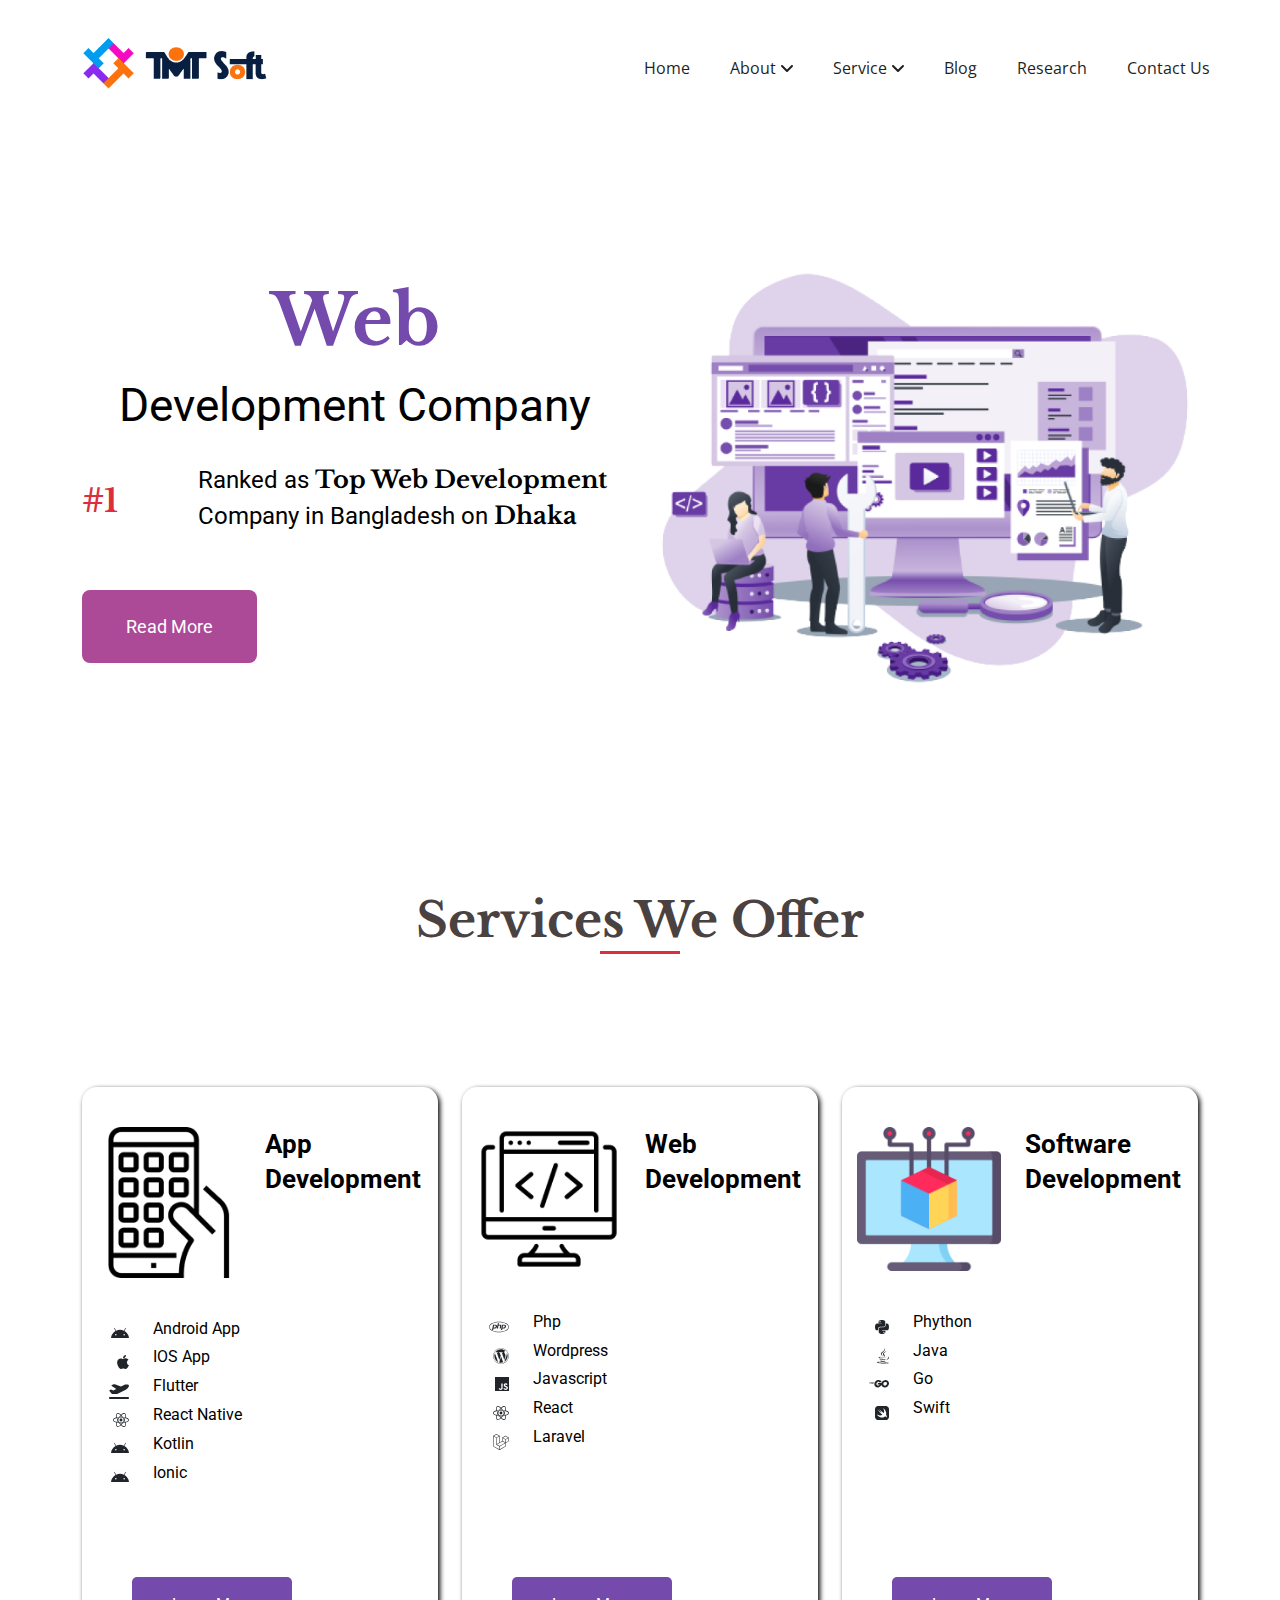
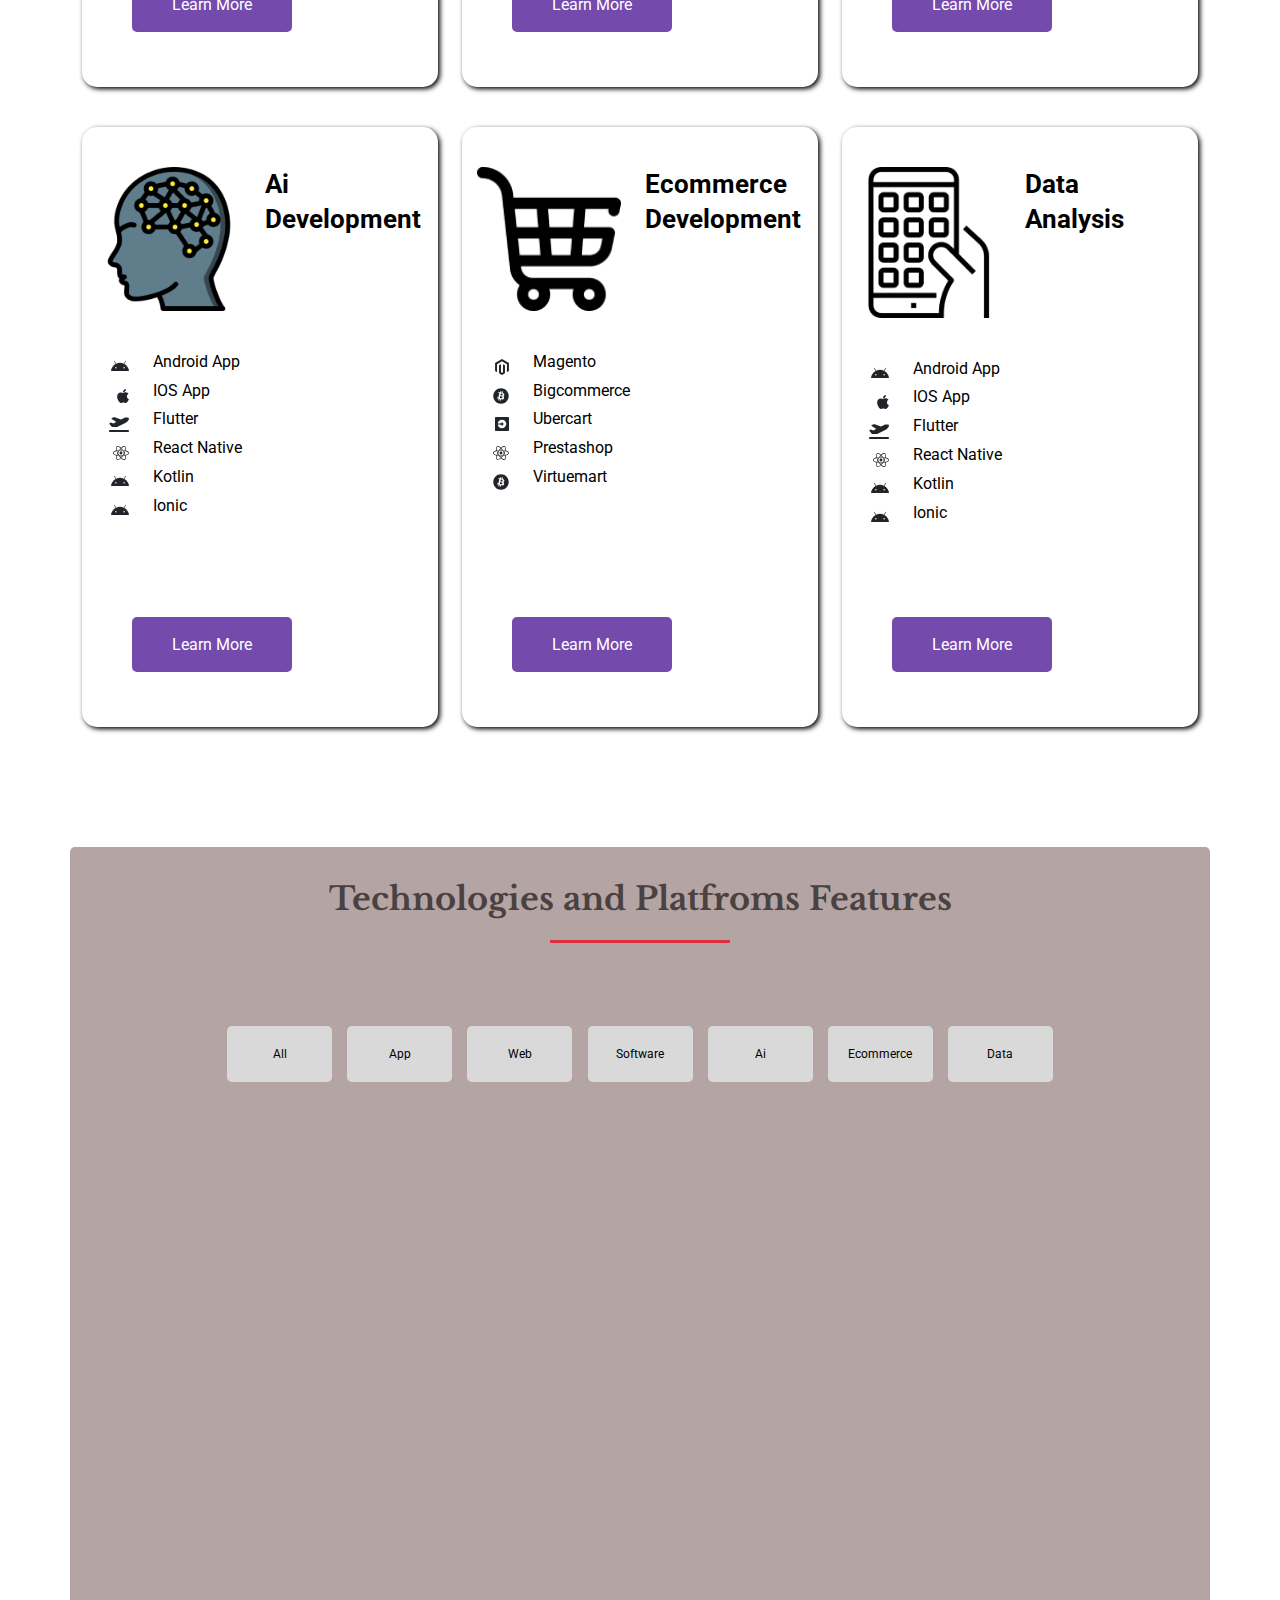
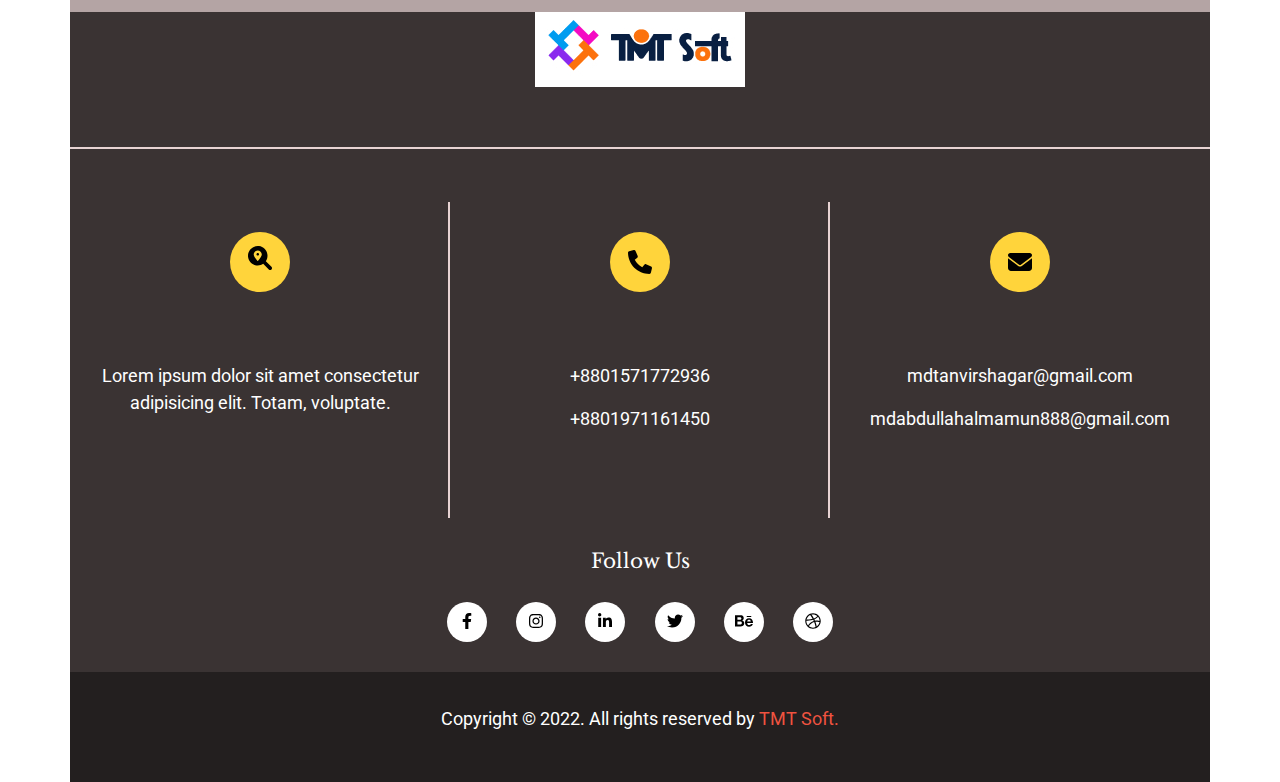
<file: index.html>
<!DOCTYPE html>
<html lang="en">

<head>
    <meta charset="UTF-8">
    <meta http-equiv="X-UA-Compatible" content="IE=edge">
    <meta name="viewport" content="width=device-width, initial-scale=1.0">
    <title>TMT Soft</title>
    <link rel="shortcut icon" href="images/favicon.png" type="image/x-icon">
    <link
        href="https://fonts.googleapis.com/css2?family=Libre+Baskerville:wght@400;700&family=Open+Sans:wght@300;400;500;600;700;800&family=Roboto:wght@100;300;400;500;700;900&display=swap"
        rel="stylesheet">
    <link rel="stylesheet" href="css/all.min.css">
    <link rel="stylesheet" href="css/bootstrap.min.css">
    <link rel="stylesheet" href="css/slick.css">
    <link rel="stylesheet" href="css/style.css">
    <link rel="stylesheet" href="css/media.css">
</head>

<body>
    <!--=====================================================
        |   |   |   |   NAVBAR PART START| |   |   |   |
    =========================================================-->
    <nav class="navbar navbar-expand-lg mobile-menu">
        <div class="container nav-content">
            <a class="navbar-brand" href="index.html">
                <img src="images/logo.png" alt="logo">
            </a>
            <button class="navbar-toggler d-none" type="button" data-bs-toggle="collapse"
                data-bs-target="#navbarSupportedContent" aria-controls="navbarSupportedContent" aria-expanded="false"
                aria-label="Toggle navigation">
                <span class="navbar-toggler-icon"></span>
            </button>
            <div class="collapse navbar-collapse d-none d-lg-block" id="navbarSupportedContent">
                <ul class="navbar-nav ms-auto mb-2 mb-lg-0">
                    <li class="nav-item">
                        <a class="nav-link" href="#">Home</a>
                    </li>
                    <li class="nav-item">
                        <a class="nav-link" href="about.html">about<i class="fa-solid fa-angle-down"></i></a>
                        <!-- mega menu start -->
                        <div class="row mega-menu">
                            <div class="col-lg-4 mega-coloum">
                                <div class="about-company">
                                    <h3 class="text-center">about company</h3>
                                    <ul>
                                        <li>
                                            <a href="client.html">client</a>
                                        </li>
                                        <li>
                                            <a href="leadership.html">leadership</a>
                                        </li>
                                    </ul>
                                </div>
                            </div>
                            <div class="col-lg-4 mega-coloum">
                                <div class="about-company">
                                    <h3 class="text-center">approach</h3>
                                    <ul>
                                        <li>
                                            <a href="#">privacy policy</a>
                                        </li>
                                        <li>
                                            <a href="#">terms of ose</a>
                                        </li>
                                    </ul>
                                </div>
                            </div>
                            <div class="col-lg-4 mega-coloum">
                                <div class="about-company">
                                    <h3 class="text-center">join us</h3>
                                    <ul>
                                        <li>
                                            <a href="team.html">join our team</a>
                                        </li>
                                        <li>
                                            <a href="#">intern</a>
                                        </li>
                                    </ul>
                                </div>
                            </div>
                        </div>
                        <!-- mega menu end -->
                    </li>
                    <li class="nav-item">
                        <a class="nav-link" href="#">service<i class="fa-solid fa-angle-down"></i></a>
                        <!-- drop down menu start -->
                        <ul class="drop-down">
                            <li>
                                <a href="app-development.html">app development</a>
                            </li>
                            <li>
                                <a href="#">artificial intelligence</a>
                            </li>
                            <li>
                                <a href="data-analysis.html">data analysis</a>
                            </li>
                            <li>
                                <a href="web-development.html">web development</a>
                            </li>
                            <li>
                                <a href="ecommerce.html">ecommerce</a>
                            </li>
                            <li>
                                <a href="iot.html">IOT embedded</a>
                            </li>
                        </ul>
                        <!-- drop down menu end -->
                    </li>
                    <li class="nav-item">
                        <a class="nav-link" href="#">blog</a>
                    </li>
                    <li class="nav-item">
                        <a class="nav-link" href="#">research</a>
                    </li>
                    <li class="nav-item">
                        <a class="nav-link" href="#">contact us</a>
                    </li>
                </ul>
            </div>
             <!-- custom menu bar start -->
      <div class="bars d-flex align-items-center justify-content-center d-block d-lg-none">
        <div class="bar-line line-one"></div>
        <div class="bar-line line-two"></div>
        <div class="bar-line line-three"></div>
      </div>
      <!-- custom menu bar end -->
      <!-- mobile accordion menu end -->
      <div id="mobile-menu" class="d-block d-lg-none">
        <div class="accordion" id="port-accordion">
            <div class="accordion-item">
                <h2 class="accordion-header">
                    <a href="#" class="accor-button collapsed">
                              Home
                          </a>
                  </h2>
            </div>
            <div class="accordion-item">
              <h2 class="accordion-header" id="accordion-header-one">
                <a href="about.html" class="accordion-button collapsed" type="button" data-bs-toggle="collapse" data-bs-target="#collapse-one" aria-expanded="false" aria-controls="collapse-one">
                         about
                      </a>
              </h2>
              <div id="collapse-one" class="accordion-collapse collapse" aria-labelledby="accordion-header-one" data-bs-parent="#port-accordion">
                <div class="accordion-body" data-hotspot="1">
                  <div class="accordion" id="country-accordion-one">
                    <div class="accordion-item" id="accordion-item-canada">
                      <h2 class="accordion-header" id="accordion-header-canada">
                        <a href="#" class="accordion-button collapsed" type="button" data-bs-toggle="collapse" data-bs-target="#collapse-canada" aria-expanded="false" aria-controls="collapse-canada">about company</a>
                      </h2>
                      <div id="collapse-canada" class="accordion-collapse collapse" aria-labelledby="accordion-header-canada" data-bs-parent="#country-accordion-one" >
                        <div class="accordion-body">
                          <p><a href="client.html">clients</a></p>
                        </div>
                        <div class="accordion-body">
                          <p><a href="leadership.html">leadership</a></p>
                        </div>
                      </div>
                    </div>
                    <div class="accordion-item" id="accordion-item-mexico">
                      <h2 class="accordion-header" id="accordion-header-mexico">
                        <a href="#" class="accordion-button collapsed" type="button" data-bs-toggle="collapse" data-bs-target="#collapse-mexico" aria-expanded="false" aria-controls="collapse-mexico">approach</a>
                      </h2>
                      <div id="collapse-mexico" class="accordion-collapse collapse" aria-labelledby="accordion-header-mexico" data-bs-parent="#country-accordion-one" >
                        <div class="accordion-body">
                          <p><a href="#">privacy policy</a></p>
                        </div>
                        <div class="accordion-body">
                          <p><a href="#">term of use</a></p>
                        </div>
                      </div>
                    </div>
                    <div class="accordion-item" id="accordion-item-united-states-of-america">
                      <h2 class="accordion-header" id="accordion-header-united-states-of-america">
                        <a href="#" class="accordion-button collapsed" type="button" data-bs-toggle="collapse" data-bs-target="#collapse-united-states-of-america" aria-expanded="false" aria-controls="collapse-united-states-of-america">Others Solution</a>
                      </h2>
                      <div id="collapse-united-states-of-america" class="accordion-collapse collapse" aria-labelledby="accordion-header-united-states-of-america" data-bs-parent="#country-accordion-one">
                        <div class="accordion-body">
                          <p><a href="team.html">join our team</a></p>
                        </div>
                        <div class="accordion-body">
                          <p><a href="#">intern</a></p>
                        </div>
                      </div>
                    </div>
                  </div>
                </div>
              </div>
            </div>
          
            <div class="accordion-item">
              <h2 class="accordion-header" id="accordion-header-two">
                <a href="#" class="accordion-button collapsed" type="button" data-bs-toggle="collapse" data-bs-target="#collapse-two" aria-expanded="true" aria-controls="collapse-two">
                          service
                      </a>
              </h2>
              <div id="collapse-two" class="accordion-collapse collapse" aria-labelledby="accordion-header-two" data-bs-parent="#port-accordion" >
                <div class="accordion-body" data-hotspot="2">
                  <div class="accordion" id="country-accordion-two">
                    <div class="accordion-item" id="accordion-item-service1">
                        <h2 class="accordion-header">
                            <a href="app-development.html" class="accor-button accor-dot collapsed">
                                      app development
                                  </a>
                          </h2>
                    </div>
                    <div class="accordion-item" id="accordion-item-service2">
                        <h2 class="accordion-header">
                            <a href="#" class="accor-button accor-dot collapsed">
                                      artificial intiligence
                                  </a>
                          </h2>
                    </div>
                    <div class="accordion-item" id="accordion-item-service3">
                        <h2 class="accordion-header">
                            <a href="data-analysis.html" class="accor-button accor-dot collapsed">
                                    data analysis
                                  </a>
                          </h2>
                    </div>
                    <div class="accordion-item" id="accordion-item-service4">
                        <h2 class="accordion-header">
                            <a href="web-development.html" class="accor-button accor-dot collapsed">
                                      web development
                                  </a>
                          </h2>
                    </div>
                    <div class="accordion-item" id="accordion-item-service5">
                        <h2 class="accordion-header">
                            <a href="ecommerce.html" class="accor-button accor-dot collapsed">
                                     ecommerce
                                  </a>
                          </h2>
                    </div>
                    <div class="accordion-item" id="accordion-item-service6">
                        <h2 class="accordion-header">
                            <a href="iot.html" class="accor-button accor-dot collapsed">
                                    IOT embedded
                                  </a>
                          </h2>
                    </div>
                  </div>
                </div>
              </div>
            </div>
            <div class="accordion-item">
                <h2 class="accordion-header">
                    <a href="#" class="accor-button collapsed">
                             blog
                          </a>
                  </h2>
            </div>
            <div class="accordion-item">
                <h2 class="accordion-header">
                    <a href="#" class="accor-button collapsed">
                              research
                          </a>
                  </h2>
            </div>
            <div class="accordion-item">
                <h2 class="accordion-header">
                    <a href="#" class="accor-button collapsed">
                              Contact us
                          </a>
                  </h2>
            </div>
          </div>
       </div>
      <!--mobile accordion  menu end -->
        </div>
    </nav>
    <!--=====================================================
        |   |   |   |   NAVBAR PART END| |   |   |   |
    =========================================================-->



    <!--=====================================================
        |   |   |   |   BANNER PART START| |   |   |   |
    =========================================================-->
    <section id="banner">
        <div class="container">
            <div class="row align-items-center">
                <div class="col-lg-6">
                    <div class="banner-left">
                        <h1 class="text-center">web</h1>
                        <h3 class="text-center">Development Company</h3>
                        <div class="banner-left-item d-flex align-items-center justify-content-between">
                            <div class="banner-left-number">
                                <h4>#1</h4>
                            </div>
                            <div class="banner-left-content">
                                <p>Ranked as <span>Top Web Development </span>Company in Bangladesh on
                                    <span>Dhaka</span></p>
                            </div>
                        </div>
                        <div class="banner-left-link">
                            <a href="#">Read more</a>
                        </div>

                    </div>
                </div>
                <div class="col-lg-6">
                    <div class="banner-right">
                        <img class="img-fluid w-100" src="images/banner.png" alt="banner">
                    </div>
                </div>
            </div>
        </div>
    </section>
    <!--=====================================================
        |   |   |   |   BANNER PART END| |   |   |   |
    =========================================================-->



    <!--=====================================================
        |   |   |   |   SERVICE PART START| |   |   |   |
    =========================================================-->
    <section id="service">
        <div class="container">
            <div class="row">
                <div class="col-lg-6 m-auto">
                    <div class="service-head text-center">
                        <h2>Services We Offer</h2>
                    </div>
                </div>
            </div>
            <div class="row">
                <!-- service item 1 -->
                <div class="col-lg-4 col-sm-6">
                    <div class="service-item">
                        <div class="service-top">
                            <div class="row">
                                <div class="col-6">
                                    <div class="service-top-image">
                                        <img class="w-100 img-fluid" src="images/service1.png" alt="service1">
                                    </div>
                                </div>
                                <div class="col-6">
                                    <div class="service-top-text">
                                        <h4>app development</h4>
                                    </div>
                                </div>
                            </div>
                        </div>
                        <div class="service-middle">
                            <div class="row">
                                <div class="col-2">
                                    <div class="service-middle-icon text-end">
                                        <i class="fa-brands fa-android"></i>
                                    </div>
                                </div>
                                <div class="col-9">
                                    <div class="service-middle-text">
                                        <p>Android App</p>
                                    </div>
                                </div>
                            </div>
                            <div class="row">
                                <div class="col-2">
                                    <div class="service-middle-icon text-end">
                                        <i class="fa-brands fa-apple"></i>
                                    </div>
                                </div>
                                <div class="col-9">
                                    <div class="service-middle-text">
                                        <p>IOS App</p>
                                    </div>
                                </div>
                            </div>
                            <div class="row">
                                <div class="col-2">
                                    <div class="service-middle-icon text-end">
                                        <i class="fa-solid fa-plane-departure"></i>
                                    </div>
                                </div>
                                <div class="col-9">
                                    <div class="service-middle-text">
                                        <p>Flutter</p>
                                    </div>
                                </div>
                            </div>
                            <div class="row">
                                <div class="col-2">
                                    <div class="service-middle-icon text-end">
                                        <i class="fa-brands fa-react"></i>
                                    </div>
                                </div>
                                <div class="col-9">
                                    <div class="service-middle-text">
                                        <p>React Native</p>
                                    </div>
                                </div>
                            </div>
                            <div class="row">
                                <div class="col-2">
                                    <div class="service-middle-icon text-end">
                                        <i class="fa-brands fa-android"></i>
                                    </div>
                                </div>
                                <div class="col-9">
                                    <div class="service-middle-text">
                                        <p>Kotlin</p>
                                    </div>
                                </div>
                            </div>
                            <div class="row">
                                <div class="col-2">
                                    <div class="service-middle-icon text-end">
                                        <i class="fa-brands fa-android"></i>
                                    </div>
                                </div>
                                <div class="col-9">
                                    <div class="service-middle-text">
                                        <p>Ionic</p>
                                    </div>
                                </div>
                            </div>
                        </div>
                        <div class="service-bottom">
                            <a href="#">Learn more</a>
                        </div>
                    </div>
                </div>
                <!-- service item 2 -->
                <div class="col-lg-4 col-sm-6">
                    <div class="service-item">
                        <div class="service-top">
                            <div class="row">
                                <div class="col-6">
                                    <div class="service-top-image">
                                        <img class="w-100 img-fluid" src="images/service2.png" alt="service2">
                                    </div>
                                </div>
                                <div class="col-6">
                                    <div class="service-top-text">
                                        <h4>web development</h4>
                                    </div>
                                </div>
                            </div>
                        </div>
                        <div class="service-middle">
                            <div class="row">
                                <div class="col-2">
                                    <div class="service-middle-icon text-end">
                                        <i class="fa-brands fa-php"></i>
                                    </div>
                                </div>
                                <div class="col-9">
                                    <div class="service-middle-text">
                                        <p>php</p>
                                    </div>
                                </div>
                            </div>
                            <div class="row">
                                <div class="col-2">
                                    <div class="service-middle-icon text-end">
                                        <i class="fa-brands fa-wordpress"></i>
                                    </div>
                                </div>
                                <div class="col-9">
                                    <div class="service-middle-text">
                                        <p>wordpress</p>
                                    </div>
                                </div>
                            </div>
                            <div class="row">
                                <div class="col-2">
                                    <div class="service-middle-icon text-end">
                                        <i class="fa-brands fa-js"></i>
                                    </div>
                                </div>
                                <div class="col-9">
                                    <div class="service-middle-text">
                                        <p>javascript</p>
                                    </div>
                                </div>
                            </div>
                            <div class="row">
                                <div class="col-2">
                                    <div class="service-middle-icon text-end">
                                        <i class="fa-brands fa-react"></i>
                                    </div>
                                </div>
                                <div class="col-9">
                                    <div class="service-middle-text">
                                        <p>React</p>
                                    </div>
                                </div>
                            </div>
                            <div class="row">
                                <div class="col-2">
                                    <div class="service-middle-icon text-end">
                                        <i class="fa-brands fa-laravel"></i>
                                    </div>
                                </div>
                                <div class="col-9">
                                    <div class="service-middle-text">
                                        <p>laravel</p>
                                    </div>
                                </div>
                            </div>
                        </div>
                        <div class="service-bottom">
                            <a href="#">Learn more</a>
                        </div>
                    </div>
                </div>
                <!-- service item 3 -->
                <div class="col-lg-4 col-sm-6">
                    <div class="service-item">
                        <div class="service-top">
                            <div class="row">
                                <div class="col-6">
                                    <div class="service-top-image">
                                        <img class="w-100 img-fluid" src="images/service3.png" alt="service1">
                                    </div>
                                </div>
                                <div class="col-6">
                                    <div class="service-top-text">
                                        <h4>software development</h4>
                                    </div>
                                </div>
                            </div>
                        </div>
                        <div class="service-middle">
                            <div class="row">
                                <div class="col-2">
                                    <div class="service-middle-icon text-end">
                                        <i class="fa-brands fa-python"></i>
                                    </div>
                                </div>
                                <div class="col-9">
                                    <div class="service-middle-text">
                                        <p>phython</p>
                                    </div>
                                </div>
                            </div>
                            <div class="row">
                                <div class="col-2">
                                    <div class="service-middle-icon text-end">
                                        <i class="fa-brands fa-java"></i>
                                    </div>
                                </div>
                                <div class="col-9">
                                    <div class="service-middle-text">
                                        <p>java</p>
                                    </div>
                                </div>
                            </div>
                            <div class="row">
                                <div class="col-2">
                                    <div class="service-middle-icon text-end">
                                        <i class="fa-brands fa-golang"></i>
                                    </div>
                                </div>
                                <div class="col-9">
                                    <div class="service-middle-text">
                                        <p>go</p>
                                    </div>
                                </div>
                            </div>
                            <div class="row">
                                <div class="col-2">
                                    <div class="service-middle-icon text-end">
                                        <i class="fa-brands fa-swift"></i>
                                    </div>
                                </div>
                                <div class="col-9">
                                    <div class="service-middle-text">
                                        <p>swift</p>
                                    </div>
                                </div>
                            </div>
                        </div>
                        <div class="service-bottom">
                            <a href="#">Learn more</a>
                        </div>
                    </div>
                </div>
                <!-- service item 4 -->
                <div class="col-lg-4 col-sm-6">
                    <div class="service-item">
                        <div class="service-top">
                            <div class="row">
                                <div class="col-6">
                                    <div class="service-top-image">
                                        <img class="w-100 img-fluid" src="images/service4.png" alt="service1">
                                    </div>
                                </div>
                                <div class="col-6">
                                    <div class="service-top-text">
                                        <h4>ai development</h4>
                                    </div>
                                </div>
                            </div>
                        </div>
                        <div class="service-middle">
                            <div class="row">
                                <div class="col-2">
                                    <div class="service-middle-icon text-end">
                                        <i class="fa-brands fa-android"></i>
                                    </div>
                                </div>
                                <div class="col-9">
                                    <div class="service-middle-text">
                                        <p>Android App</p>
                                    </div>
                                </div>
                            </div>
                            <div class="row">
                                <div class="col-2">
                                    <div class="service-middle-icon text-end">
                                        <i class="fa-brands fa-apple"></i>
                                    </div>
                                </div>
                                <div class="col-9">
                                    <div class="service-middle-text">
                                        <p>IOS App</p>
                                    </div>
                                </div>
                            </div>
                            <div class="row">
                                <div class="col-2">
                                    <div class="service-middle-icon text-end">
                                        <i class="fa-solid fa-plane-departure"></i>
                                    </div>
                                </div>
                                <div class="col-9">
                                    <div class="service-middle-text">
                                        <p>Flutter</p>
                                    </div>
                                </div>
                            </div>
                            <div class="row">
                                <div class="col-2">
                                    <div class="service-middle-icon text-end">
                                        <i class="fa-brands fa-react"></i>
                                    </div>
                                </div>
                                <div class="col-9">
                                    <div class="service-middle-text">
                                        <p>React Native</p>
                                    </div>
                                </div>
                            </div>
                            <div class="row">
                                <div class="col-2">
                                    <div class="service-middle-icon text-end">
                                        <i class="fa-brands fa-android"></i>
                                    </div>
                                </div>
                                <div class="col-9">
                                    <div class="service-middle-text">
                                        <p>Kotlin</p>
                                    </div>
                                </div>
                            </div>
                            <div class="row">
                                <div class="col-2">
                                    <div class="service-middle-icon text-end">
                                        <i class="fa-brands fa-android"></i>
                                    </div>
                                </div>
                                <div class="col-9">
                                    <div class="service-middle-text">
                                        <p>Ionic</p>
                                    </div>
                                </div>
                            </div>
                        </div>
                        <div class="service-bottom">
                            <a href="#">Learn more</a>
                        </div>
                    </div>
                </div>
                <!-- service item 5 -->
                <div class="col-lg-4 col-sm-6">
                    <div class="service-item">
                        <div class="service-top">
                            <div class="row">
                                <div class="col-6">
                                    <div class="service-top-image">
                                        <img class="w-100 img-fluid" src="images/service5.png" alt="service1">
                                    </div>
                                </div>
                                <div class="col-6">
                                    <div class="service-top-text">
                                        <h4>ecommerce development</h4>
                                    </div>
                                </div>
                            </div>
                        </div>
                        <div class="service-middle">
                            <div class="row">
                                <div class="col-2">
                                    <div class="service-middle-icon text-end">
                                        <i class="fa-brands fa-magento"></i>
                                    </div>
                                </div>
                                <div class="col-9">
                                    <div class="service-middle-text">
                                        <p>magento</p>
                                    </div>
                                </div>
                            </div>
                            <div class="row">
                                <div class="col-2">
                                    <div class="service-middle-icon text-end">
                                        <i class="fa-brands fa-bitcoin"></i>
                                    </div>
                                </div>
                                <div class="col-9">
                                    <div class="service-middle-text">
                                        <p>bigcommerce</p>
                                    </div>
                                </div>
                            </div>
                            <div class="row">
                                <div class="col-2">
                                    <div class="service-middle-icon text-end">
                                        <i class="fa-brands fa-uber"></i>
                                    </div>
                                </div>
                                <div class="col-9">
                                    <div class="service-middle-text">
                                        <p>ubercart</p>
                                    </div>
                                </div>
                            </div>
                            <div class="row">
                                <div class="col-2">
                                    <div class="service-middle-icon text-end">
                                        <i class="fa-brands fa-react"></i>
                                    </div>
                                </div>
                                <div class="col-9">
                                    <div class="service-middle-text">
                                        <p>prestashop</p>
                                    </div>
                                </div>
                            </div>
                            <div class="row">
                                <div class="col-2">
                                    <div class="service-middle-icon text-end">
                                        <i class="fa-brands fa-bitcoin"></i>
                                    </div>
                                </div>
                                <div class="col-9">
                                    <div class="service-middle-text">
                                        <p>virtuemart</p>
                                    </div>
                                </div>
                            </div>
                        </div>
                        <div class="service-bottom">
                            <a href="#">Learn more</a>
                        </div>
                    </div>
                </div>
                <!-- service item 6 -->
                <div class="col-lg-4 col-sm-6">
                    <div class="service-item">
                        <div class="service-top">
                            <div class="row">
                                <div class="col-6">
                                    <div class="service-top-image">
                                        <img class="w-100 img-fluid" src="images/service1.png" alt="service6">
                                    </div>
                                </div>
                                <div class="col-6">
                                    <div class="service-top-text">
                                        <h4>data analysis</h4>
                                    </div>
                                </div>
                            </div>
                        </div>
                        <div class="service-middle">
                            <div class="row">
                                <div class="col-2">
                                    <div class="service-middle-icon text-end">
                                        <i class="fa-brands fa-android"></i>
                                    </div>
                                </div>
                                <div class="col-9">
                                    <div class="service-middle-text">
                                        <p>Android App</p>
                                    </div>
                                </div>
                            </div>
                            <div class="row">
                                <div class="col-2">
                                    <div class="service-middle-icon text-end">
                                        <i class="fa-brands fa-apple"></i>
                                    </div>
                                </div>
                                <div class="col-9">
                                    <div class="service-middle-text">
                                        <p>IOS App</p>
                                    </div>
                                </div>
                            </div>
                            <div class="row">
                                <div class="col-2">
                                    <div class="service-middle-icon text-end">
                                        <i class="fa-solid fa-plane-departure"></i>
                                    </div>
                                </div>
                                <div class="col-9">
                                    <div class="service-middle-text">
                                        <p>Flutter</p>
                                    </div>
                                </div>
                            </div>
                            <div class="row">
                                <div class="col-2">
                                    <div class="service-middle-icon text-end">
                                        <i class="fa-brands fa-react"></i>
                                    </div>
                                </div>
                                <div class="col-9">
                                    <div class="service-middle-text">
                                        <p>React Native</p>
                                    </div>
                                </div>
                            </div>
                            <div class="row">
                                <div class="col-2">
                                    <div class="service-middle-icon text-end">
                                        <i class="fa-brands fa-android"></i>
                                    </div>
                                </div>
                                <div class="col-9">
                                    <div class="service-middle-text">
                                        <p>Kotlin</p>
                                    </div>
                                </div>
                            </div>
                            <div class="row">
                                <div class="col-2">
                                    <div class="service-middle-icon text-end">
                                        <i class="fa-brands fa-android"></i>
                                    </div>
                                </div>
                                <div class="col-9">
                                    <div class="service-middle-text">
                                        <p>Ionic</p>
                                    </div>
                                </div>
                            </div>
                        </div>
                        <div class="service-bottom">
                            <a href="#">Learn more</a>
                        </div>
                    </div>
                </div>
            </div>
        </div>
    </section>
    <!--=====================================================
        |   |   |   |   SERVICE PART END| |   |   |   |
    =========================================================-->


    <!--=====================================================
        |   |   |   |   FEATURES PART START| |   |   |   |
    =========================================================-->
    <section id="features">
        <div class="container feature-container">
            <div class="row">
                <div class="col-lg-8 m-auto">
                    <div class="feature-head text-center">
                        <h2>Technologies and Platfroms Features </h2>
                    </div>
                </div>
            </div>
            <div class="row">
                <div class="col-lg-10 m-auto">
                    <div class="featute-item-head text-center">
                        <a href="#">all</a>
                        <a href="#">app</a>
                        <a href="#">web</a>
                        <a href="#">software</a>
                        <a href="#">ai</a>
                        <a href="#">ecommerce</a>
                        <a href="#">data</a>
                    </div>
                </div>
            </div>
        </div>
    </section>
    <!--=====================================================
        |   |   |   |   FEATURES PART END| |   |   |   |
    =========================================================-->


    <!--=====================================================
        |   |   |   |   FOOTER PART START| |   |   |   |
    =========================================================-->
    <section id="footer">
        <div class="container footer-container">
            <div class="row">
                <div class="col-lg-4 m-auto">
                    <div class="footer-header text-center">
                        <img src="images/footer-logo.jpg" alt="logo">
                    </div>
                </div>
            </div>
            <div class="row">
                <div class="col-md-4 footer-clm">
                    <div class="footer-item d-flex text-center">
                        <div class="footer-icon ">
                            <i class="fa-solid fa-magnifying-glass-location"></i>
                        </div>

                        <p>Lorem ipsum dolor sit amet consectetur
                            adipisicing elit. Totam, voluptate.
                        </p>
                    </div>
                </div>
                <div class="col-md-4 footer-clm">
                    <div class="footer-item d-flex text-center">
                        <div class="footer-icon d-flex justify-content-center align-items-center">
                            <i class="fa-solid fa-phone"></i>
                        </div>
                        <p>+8801571772936</p>
                        <p> +8801971161450</p>
                    </div>
                </div>
                <div class="col-md-4 footer-clm">
                    <div class="footer-item d-flex text-center">
                        <div class="footer-icon d-flex justify-content-center align-items-center">
                            <i class="fa-solid fa-envelope"></i>
                        </div>
                        <p>mdtanvirshagar@gmail.com</p>
                        <p>mdabdullahalmamun888@gmail.com </p>
                    </div>
                </div>
            </div>
            <div class="row">
                <div class="col-lg-6 m-auto">
                    <div class="social-link-head text-center">
                        <h4>follow us</h4>
                    </div>
                    <div class="social-link text-center">
                        <a href="#"><i class="fa-brands fa-facebook-f"></i></a>
                        <a href="#"><i class="fa-brands fa-instagram"></i></a>
                        <a href="#"><i class="fa-brands fa-linkedin-in"></i></a>
                        <a href="#"><i class="fa-brands fa-twitter"></i></a>
                        <a href="#"><i class="fa-brands fa-behance"></i></a>
                        <a href="#"><i class="fa-brands fa-dribbble"></i></a>
                    </div>
                </div>
            </div>
        </div>
    </section>
    <!--=====================================================
        |   |   |   |   FOOTER PART END| |   |   |   |
    =========================================================-->


    <!--=====================================================
        |   |   |   |   COPYRIGHT PART START| |   |   |   |
    =========================================================-->
    <section id="copyright">
        <div class="container copy-container">
            <div class="row">
                <div class="col-lg-6 m-auto">
                    <div class="copy-item text-center">
                        <p>Copyright &copy; 2022. All rights reserved by <span>TMT Soft.</span></p>
                    </div>
                </div>
            </div>
        </div>
    </section>
    <!--=====================================================
        |   |   |   |   COPYRIGHT PART END| |   |   |   |
    =========================================================-->



    <!--=====================================================
        |   |   |   |   BACK TO TOP PART END| |   |   |   |
    =========================================================-->
    <div class="back-to-top">
        <i class="fa-solid fa-angles-up"></i>
    </div>
    <!--=====================================================
        |   |   |   |   BACK TO TOP PART END| |   |   |   |
    =========================================================-->














    <!--=====================================================
        |   |   |   |   JAVASCRIPT LINK START| |   |   |   |
    =========================================================-->
    <script src="js/jquery-1.12.4.min.js"></script>
    <script src="js/all.min.js"></script>
    <script src="js/bootstrap.bundle.min.js"></script>
    <script src="js/slick.min.js"></script>
    <script src="js/script.js"></script>
    <!--=====================================================
        |   |   |   |   JAVASCRIPT LINK END| |   |   |   |
    =========================================================-->
</body>

</html>
</file>
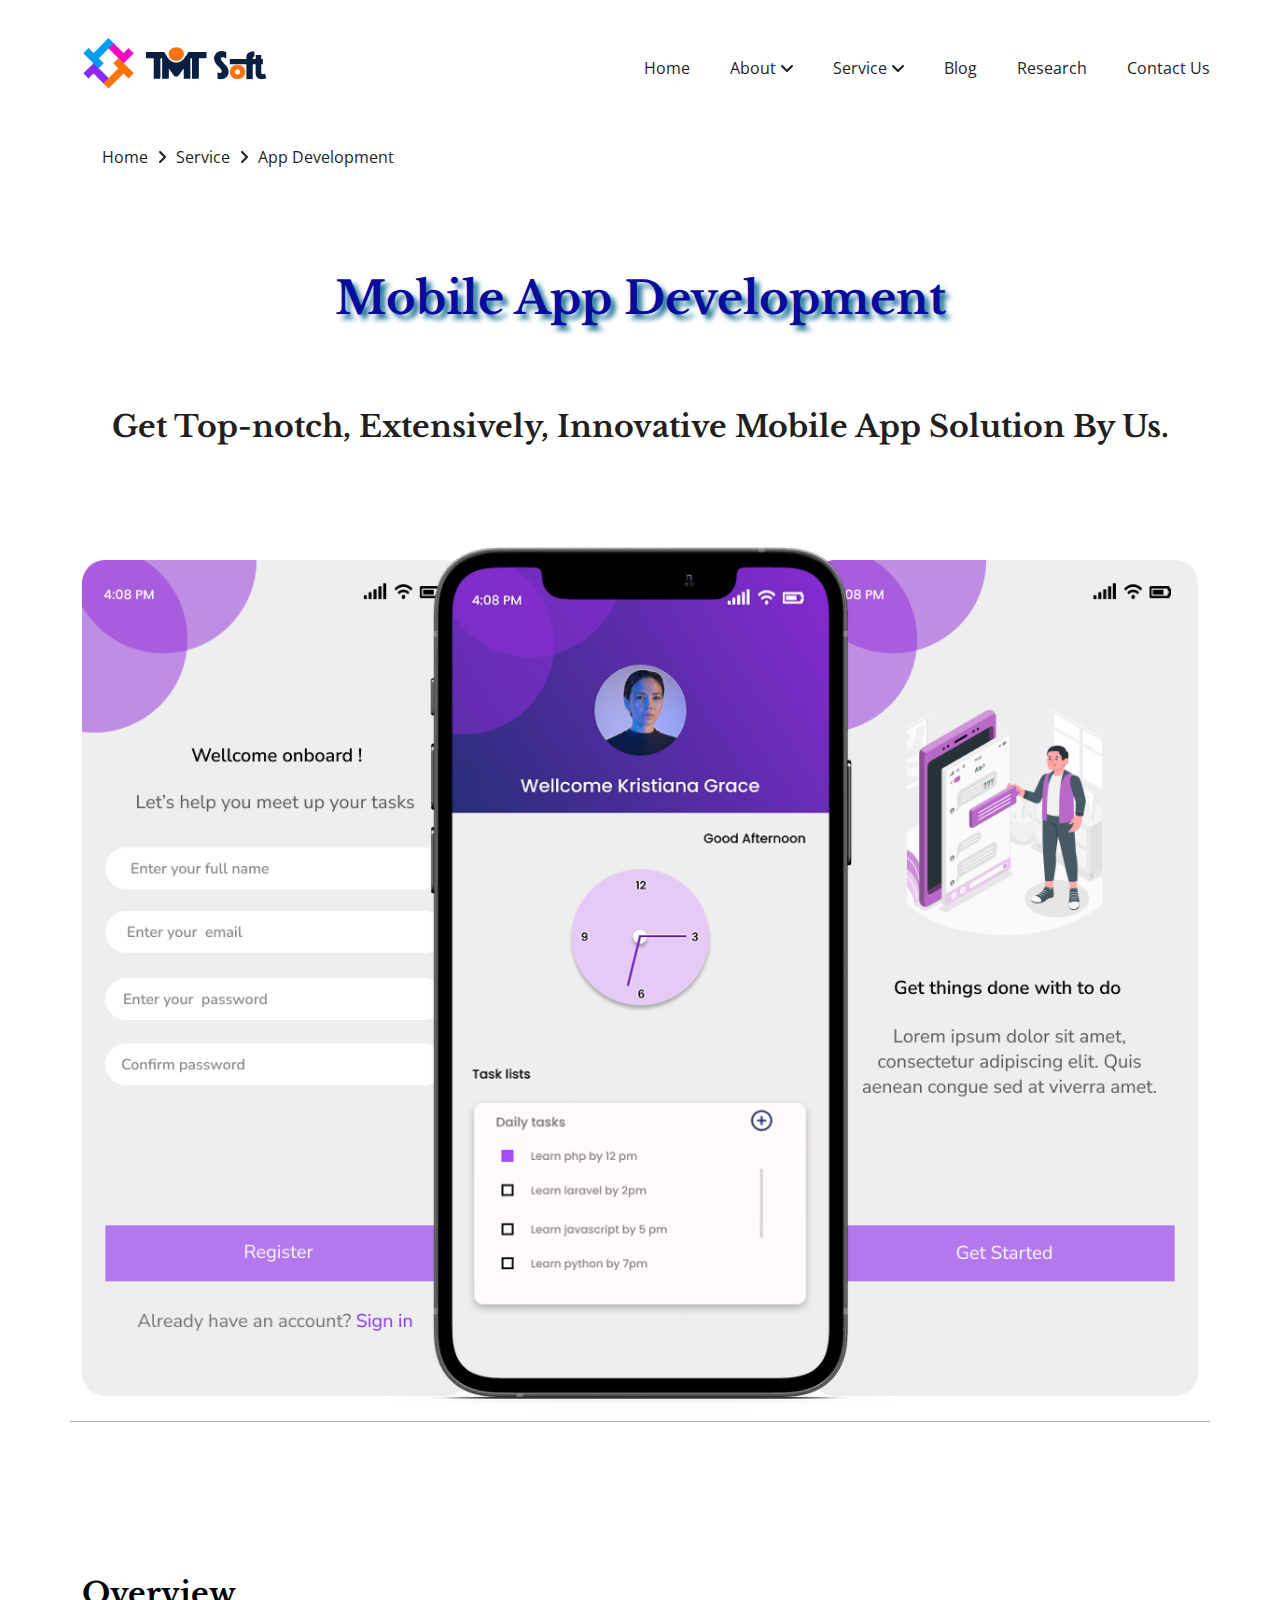
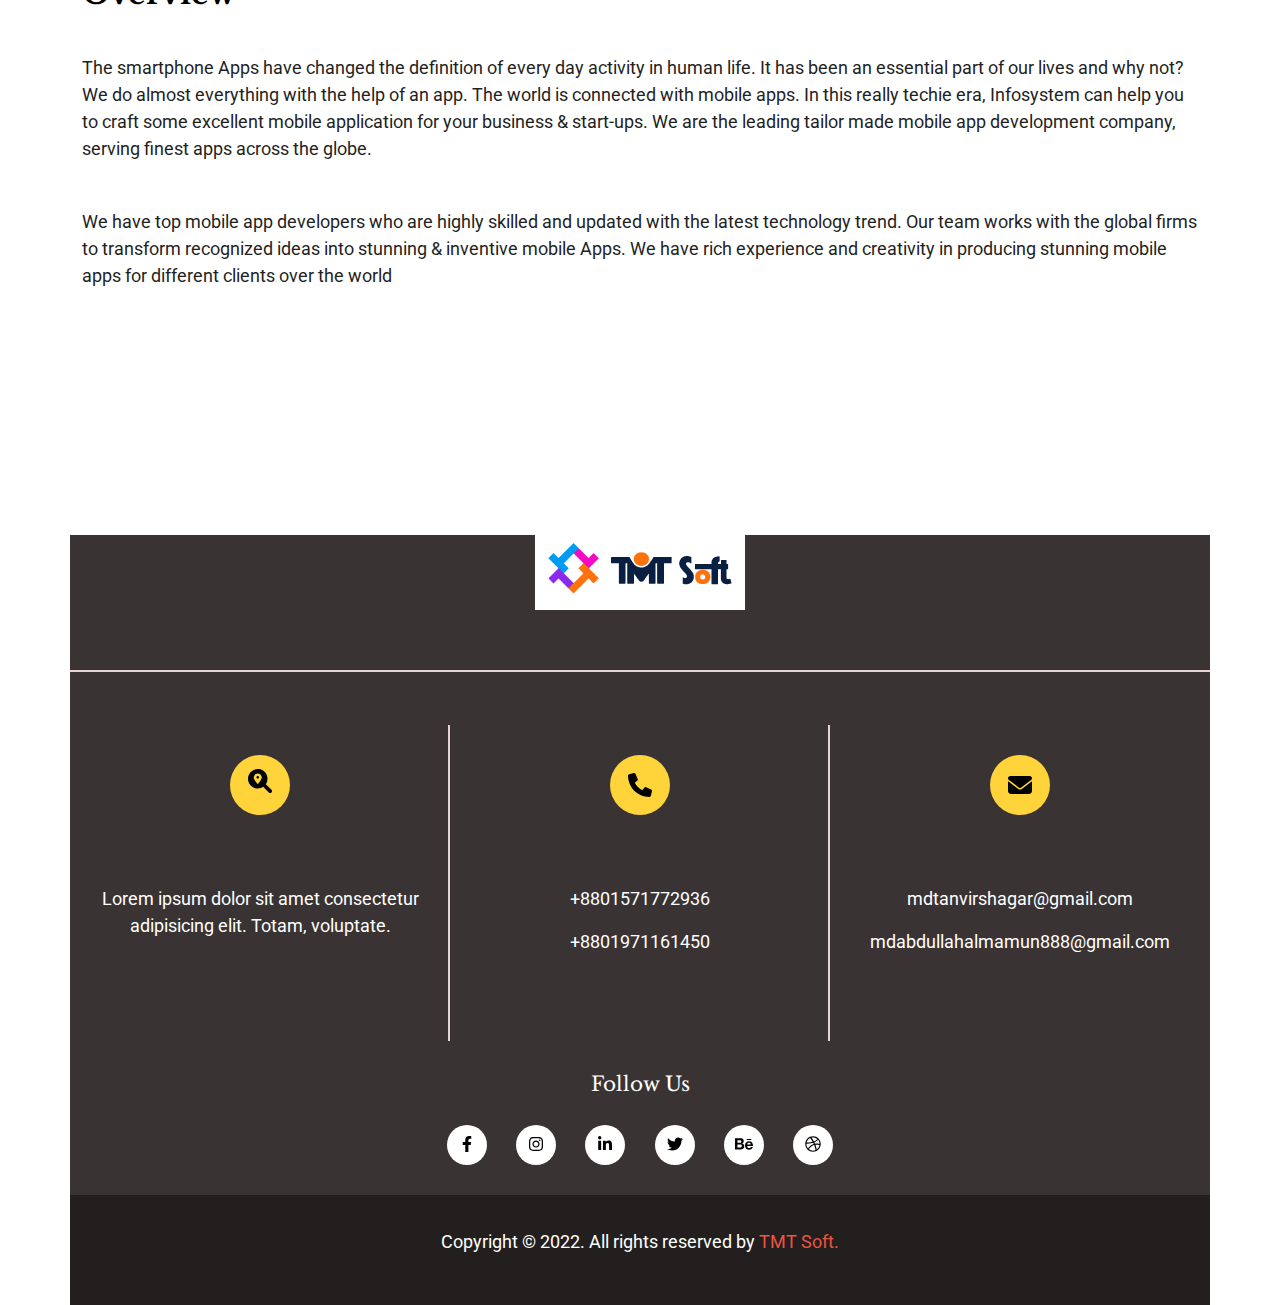
<file: app-development.html>
<!DOCTYPE html>
<html lang="en">
  <head>
    <meta charset="UTF-8" />
    <meta http-equiv="X-UA-Compatible" content="IE=edge" />
    <meta name="viewport" content="width=device-width, initial-scale=1.0" />
    <title>TMT Soft-App Development</title>
    <link rel="shortcut icon" href="images/favicon.png" type="image/x-icon" />
    <link
      href="https://fonts.googleapis.com/css2?family=Libre+Baskerville:wght@400;700&family=Open+Sans:wght@300;400;500;600;700;800&family=Roboto:wght@100;300;400;500;700;900&display=swap"
      rel="stylesheet"
    />
    <link rel="stylesheet" href="css/all.min.css" />
    <link rel="stylesheet" href="css/bootstrap.min.css" />
    <link rel="stylesheet" href="css/slick.css" />
    <link rel="stylesheet" href="css/style.css" />
    <link rel="stylesheet" href="css/media.css" />
  </head>

  <body>

    <!--=====================================================
        |   |   |   |   NAVBAR PART START| |   |   |   |
    =========================================================-->
    <nav class="navbar navbar-expand-lg mobile-menu">
      <div class="container nav-content">
          <a class="navbar-brand" href="index.html">
              <img src="images/logo.png" alt="logo">
          </a>
          <button class="navbar-toggler d-none" type="button" data-bs-toggle="collapse"
              data-bs-target="#navbarSupportedContent" aria-controls="navbarSupportedContent" aria-expanded="false"
              aria-label="Toggle navigation">
              <span class="navbar-toggler-icon"></span>
          </button>
          <div class="collapse navbar-collapse d-none d-lg-block" id="navbarSupportedContent">
              <ul class="navbar-nav ms-auto mb-2 mb-lg-0">
                  <li class="nav-item">
                      <a class="nav-link" href="index.html">Home</a>
                  </li>
                  <li class="nav-item">
                      <a class="nav-link" href="about.html">about<i class="fa-solid fa-angle-down"></i></a>
                      <!-- mega menu start -->
                      <div class="row mega-menu">
                          <div class="col-lg-4 mega-coloum">
                              <div class="about-company">
                                  <h3 class="text-center">about company</h3>
                                  <ul>
                                      <li>
                                          <a href="client.html">client</a>
                                      </li>
                                      <li>
                                          <a href="leadership.html">leadership</a>
                                      </li>
                                  </ul>
                              </div>
                          </div>
                          <div class="col-lg-4 mega-coloum">
                              <div class="about-company">
                                  <h3 class="text-center">approach</h3>
                                  <ul>
                                      <li>
                                          <a href="#">privacy policy</a>
                                      </li>
                                      <li>
                                          <a href="#">terms of ose</a>
                                      </li>
                                  </ul>
                              </div>
                          </div>
                          <div class="col-lg-4 mega-coloum">
                              <div class="about-company">
                                  <h3 class="text-center">join us</h3>
                                  <ul>
                                      <li>
                                          <a href="team.html">join our team</a>
                                      </li>
                                      <li>
                                          <a href="#">intern</a>
                                      </li>
                                  </ul>
                              </div>
                          </div>
                      </div>
                      <!-- mega menu end -->
                  </li>
                  <li class="nav-item">
                      <a class="nav-link" href="#">service<i class="fa-solid fa-angle-down"></i></a>
                      <!-- drop down menu start -->
                      <ul class="drop-down">
                          <li>
                              <a href="app-development.html">app development</a>
                          </li>
                          <li>
                              <a href="#">artificial intelligence</a>
                          </li>
                          <li>
                              <a href="data-analysis.html">data analysis</a>
                          </li>
                          <li>
                              <a href="web-development.html">web development</a>
                          </li>
                          <li>
                              <a href="ecommerce.html">ecommerce</a>
                          </li>
                          <li>
                              <a href="iot.html">IOT embedded</a>
                          </li>
                      </ul>
                      <!-- drop down menu end -->
                  </li>
                  <li class="nav-item">
                      <a class="nav-link" href="#">blog</a>
                  </li>
                  <li class="nav-item">
                      <a class="nav-link" href="#">research</a>
                  </li>
                  <li class="nav-item">
                      <a class="nav-link" href="#">contact us</a>
                  </li>
              </ul>
          </div>
           <!-- custom menu bar start -->
    <div class="bars d-flex align-items-center justify-content-center d-block d-lg-none">
      <div class="bar-line line-one"></div>
      <div class="bar-line line-two"></div>
      <div class="bar-line line-three"></div>
    </div>
    <!-- custom menu bar end -->
    <!-- mobile accordion menu end -->
    <div id="mobile-menu" class="d-block d-lg-none">
      <div class="accordion" id="port-accordion">
          <div class="accordion-item">
              <h2 class="accordion-header">
                  <a href="index.html" class="accor-button collapsed">
                            Home
                        </a>
                </h2>
          </div>
          <div class="accordion-item">
            <h2 class="accordion-header" id="accordion-header-one">
              <a href="about.html" class="accordion-button collapsed" type="button" data-bs-toggle="collapse" data-bs-target="#collapse-one" aria-expanded="false" aria-controls="collapse-one">
                       about
                    </a>
            </h2>
            <div id="collapse-one" class="accordion-collapse collapse" aria-labelledby="accordion-header-one" data-bs-parent="#port-accordion">
              <div class="accordion-body" data-hotspot="1">
                <div class="accordion" id="country-accordion-one">
                  <div class="accordion-item" id="accordion-item-canada">
                    <h2 class="accordion-header" id="accordion-header-canada">
                      <a href="#" class="accordion-button collapsed" type="button" data-bs-toggle="collapse" data-bs-target="#collapse-canada" aria-expanded="false" aria-controls="collapse-canada">about company</a>
                    </h2>
                    <div id="collapse-canada" class="accordion-collapse collapse" aria-labelledby="accordion-header-canada" data-bs-parent="#country-accordion-one" >
                      <div class="accordion-body">
                        <p><a href="client.html">clients</a></p>
                      </div>
                      <div class="accordion-body">
                        <p><a href="leadership.html">leadership</a></p>
                      </div>
                    </div>
                  </div>
                  <div class="accordion-item" id="accordion-item-mexico">
                    <h2 class="accordion-header" id="accordion-header-mexico">
                      <a href="#" class="accordion-button collapsed" type="button" data-bs-toggle="collapse" data-bs-target="#collapse-mexico" aria-expanded="false" aria-controls="collapse-mexico">approach</a>
                    </h2>
                    <div id="collapse-mexico" class="accordion-collapse collapse" aria-labelledby="accordion-header-mexico" data-bs-parent="#country-accordion-one" >
                      <div class="accordion-body">
                        <p><a href="#">privacy policy</a></p>
                      </div>
                      <div class="accordion-body">
                        <p><a href="#">term of use</a></p>
                      </div>
                    </div>
                  </div>
                  <div class="accordion-item" id="accordion-item-united-states-of-america">
                    <h2 class="accordion-header" id="accordion-header-united-states-of-america">
                      <a href="#" class="accordion-button collapsed" type="button" data-bs-toggle="collapse" data-bs-target="#collapse-united-states-of-america" aria-expanded="false" aria-controls="collapse-united-states-of-america">Others Solution</a>
                    </h2>
                    <div id="collapse-united-states-of-america" class="accordion-collapse collapse" aria-labelledby="accordion-header-united-states-of-america" data-bs-parent="#country-accordion-one">
                      <div class="accordion-body">
                        <p><a href="team.html">join our team</a></p>
                      </div>
                      <div class="accordion-body">
                        <p><a href="#">intern</a></p>
                      </div>
                    </div>
                  </div>
                </div>
              </div>
            </div>
          </div>
        
          <div class="accordion-item">
            <h2 class="accordion-header" id="accordion-header-two">
              <a href="#" class="accordion-button collapsed" type="button" data-bs-toggle="collapse" data-bs-target="#collapse-two" aria-expanded="true" aria-controls="collapse-two">
                        service
                    </a>
            </h2>
            <div id="collapse-two" class="accordion-collapse collapse" aria-labelledby="accordion-header-two" data-bs-parent="#port-accordion" >
              <div class="accordion-body" data-hotspot="2">
                <div class="accordion" id="country-accordion-two">
                  <div class="accordion-item" id="accordion-item-service1">
                      <h2 class="accordion-header">
                          <a href="app-development.html" class="accor-button accor-dot collapsed">
                                    app development
                                </a>
                        </h2>
                  </div>
                  <div class="accordion-item" id="accordion-item-service2">
                      <h2 class="accordion-header">
                          <a href="#" class="accor-button accor-dot collapsed">
                                    artificial intiligence
                                </a>
                        </h2>
                  </div>
                  <div class="accordion-item" id="accordion-item-service3">
                      <h2 class="accordion-header">
                          <a href="data-analysis.html" class="accor-button accor-dot collapsed">
                                  data analysis
                                </a>
                        </h2>
                  </div>
                  <div class="accordion-item" id="accordion-item-service4">
                      <h2 class="accordion-header">
                          <a href="web-development.html" class="accor-button accor-dot collapsed">
                                    web development
                                </a>
                        </h2>
                  </div>
                  <div class="accordion-item" id="accordion-item-service5">
                      <h2 class="accordion-header">
                          <a href="ecommerce.html" class="accor-button accor-dot collapsed">
                                   ecommerce
                                </a>
                        </h2>
                  </div>
                  <div class="accordion-item" id="accordion-item-service6">
                      <h2 class="accordion-header">
                          <a href="iot.html" class="accor-button accor-dot collapsed">
                                  IOT embedded
                                </a>
                        </h2>
                  </div>
                </div>
              </div>
            </div>
          </div>
          <div class="accordion-item">
              <h2 class="accordion-header">
                  <a href="#" class="accor-button collapsed">
                           blog
                        </a>
                </h2>
          </div>
          <div class="accordion-item">
              <h2 class="accordion-header">
                  <a href="#" class="accor-button collapsed">
                            research
                        </a>
                </h2>
          </div>
          <div class="accordion-item">
              <h2 class="accordion-header">
                  <a href="#" class="accor-button collapsed">
                            Contact us
                        </a>
                </h2>
          </div>
        </div>
     </div>
    <!--mobile accordion  menu end -->
      </div>
  </nav>
  <!--=====================================================
      |   |   |   |   NAVBAR PART END| |   |   |   |
  =========================================================-->

  <!--=====================================================
      |   |   |   |   PAGE LINK PART STAR| |   |   |   |
  =========================================================-->
  <section id="page-link-up">
      <div class="container">
          <div class="row">
              <div class="col-lg-6">
                  <div class="page-linkup">
                      <a href="index.html">Home</a>
                      <span><i class="fa-solid fa-angle-right"></i></span>
                      <a href="#">Service</a>
                      <span><i class="fa-solid fa-angle-right"></i></span>
                      <a href="app-development.html">App Development</a>
                  </div>
              </div>
          </div>
      </div>
  </section>
  <!--=====================================================
      |   |   |   |   PAGE LINK PART END| |   |   |   |
  =========================================================-->

  
    <!--=====================================================
        |   |   |   |   APP DEV BANNER PART START| |   |   |   |
    =========================================================-->
    <section id="app-banner">
      <div class="container app-ban-container">
        <div class="row">
          <div class="col-lg-12 m-auto">
            <div class="app-banner-head text-center">
              <h2>Mobile App Development</h2>
              <p>
                Get Top-notch, Extensively, Innovative Mobile App Solution By
                Us.
              </p>
            </div>
          </div>
        </div>
        <div class="row">
          <div class="col-lg-12">
            <div class="app-ban-image">
              <img
                src="images/app-dev-banner.png"
                alt="app-ban"
                class="w-100 img-fluid"
              />
            </div>
          </div>
        </div>
      </div>
    </section>
    <!--=====================================================
        |   |   |   |   APP DEV BANNER PART END| |   |   |   |
    =========================================================-->

    <!--=====================================================
        |   |   |   |   APP DEV OVERVIEW PART START| |   |   |   |
    =========================================================-->
    <section id="app-overview">
      <div class="container">
        <div class="row">
          <div class="col-lg-12">
            <div class="app-view-text">
              <h3>overview</h3>
              <p>
                The smartphone Apps have changed the definition of every day
                activity in human life. It has been an essential part of our
                lives and why not? We do almost everything with the help of an
                app. The world is connected with mobile apps. In this really
                techie era, Infosystem can help you to craft some excellent
                mobile application for your business & start-ups. We are the
                leading tailor made mobile app development company, serving
                finest apps across the globe.
              </p>
              <p>
                We have top mobile app developers who are highly skilled and
                updated with the latest technology trend. Our team works with
                the global firms to transform recognized ideas into stunning &
                inventive mobile Apps. We have rich experience and creativity in
                producing stunning mobile apps for different clients over the
                world
              </p>
            </div>
          </div>
        </div>
      </div>
    </section>
    <!--=====================================================
        |   |   |   |   APP DEV OVERVIEW PART END| |   |   |   |
    =========================================================-->

    <!--=====================================================
        |   |   |   |   FOOTER PART START| |   |   |   |
    =========================================================-->
    <section id="footer">
      <div class="container footer-container">
        <div class="row">
          <div class="col-lg-4 m-auto">
            <div class="footer-header text-center">
              <img src="images/footer-logo.jpg" alt="logo" />
            </div>
          </div>
        </div>
        <div class="row">
          <div class="col-md-4 footer-clm">
            <div class="footer-item d-flex text-center">
              <div class="footer-icon">
                <i class="fa-solid fa-magnifying-glass-location"></i>
              </div>

              <p>
                Lorem ipsum dolor sit amet consectetur adipisicing elit. Totam,
                voluptate.
              </p>
            </div>
          </div>
          <div class="col-md-4 footer-clm">
            <div class="footer-item d-flex text-center">
              <div
                class="footer-icon d-flex justify-content-center align-items-center"
              >
                <i class="fa-solid fa-phone"></i>
              </div>
              <p>+8801571772936</p>
              <p>+8801971161450</p>
            </div>
          </div>
          <div class="col-md-4 footer-clm">
            <div class="footer-item d-flex text-center">
              <div
                class="footer-icon d-flex justify-content-center align-items-center"
              >
                <i class="fa-solid fa-envelope"></i>
              </div>
              <p>mdtanvirshagar@gmail.com</p>
              <p>mdabdullahalmamun888@gmail.com</p>
            </div>
          </div>
        </div>
        <div class="row">
          <div class="col-lg-6 m-auto">
            <div class="social-link-head text-center">
              <h4>follow us</h4>
            </div>
            <div class="social-link text-center">
              <a href="#"><i class="fa-brands fa-facebook-f"></i></a>
              <a href="#"><i class="fa-brands fa-instagram"></i></a>
              <a href="#"><i class="fa-brands fa-linkedin-in"></i></a>
              <a href="#"><i class="fa-brands fa-twitter"></i></a>
              <a href="#"><i class="fa-brands fa-behance"></i></a>
              <a href="#"><i class="fa-brands fa-dribbble"></i></a>
            </div>
          </div>
        </div>
      </div>
    </section>
    <!--=====================================================
        |   |   |   |   FOOTER PART END| |   |   |   |
    =========================================================-->

    <!--=====================================================
        |   |   |   |   COPYRIGHT PART START| |   |   |   |
    =========================================================-->
    <section id="copyright">
      <div class="container copy-container">
        <div class="row">
          <div class="col-lg-6 m-auto">
            <div class="copy-item text-center">
              <p>
                Copyright &copy; 2022. All rights reserved by
                <span>TMT Soft.</span>
              </p>
            </div>
          </div>
        </div>
      </div>
    </section>
    <!--=====================================================
        |   |   |   |   COPYRIGHT PART END| |   |   |   |
    =========================================================-->

    <!--=====================================================
        |   |   |   |   BACK TO TOP PART END| |   |   |   |
    =========================================================-->
    <div class="back-to-top">
      <i class="fa-solid fa-angles-up"></i>
    </div>
    <!--=====================================================
        |   |   |   |   BACK TO TOP PART END| |   |   |   |
    =========================================================-->

    <!--=====================================================
        |   |   |   |   JAVASCRIPT LINK START| |   |   |   |
    =========================================================-->
    <script src="js/jquery-1.12.4.min.js"></script>
    <script src="js/all.min.js"></script>
    <script src="js/bootstrap.bundle.min.js"></script>
    <script src="js/slick.min.js"></script>
    <script src="js/script.js"></script>
    <!--=====================================================
        |   |   |   |   JAVASCRIPT LINK END| |   |   |   |
    =========================================================-->
  </body>
</html>
</file>
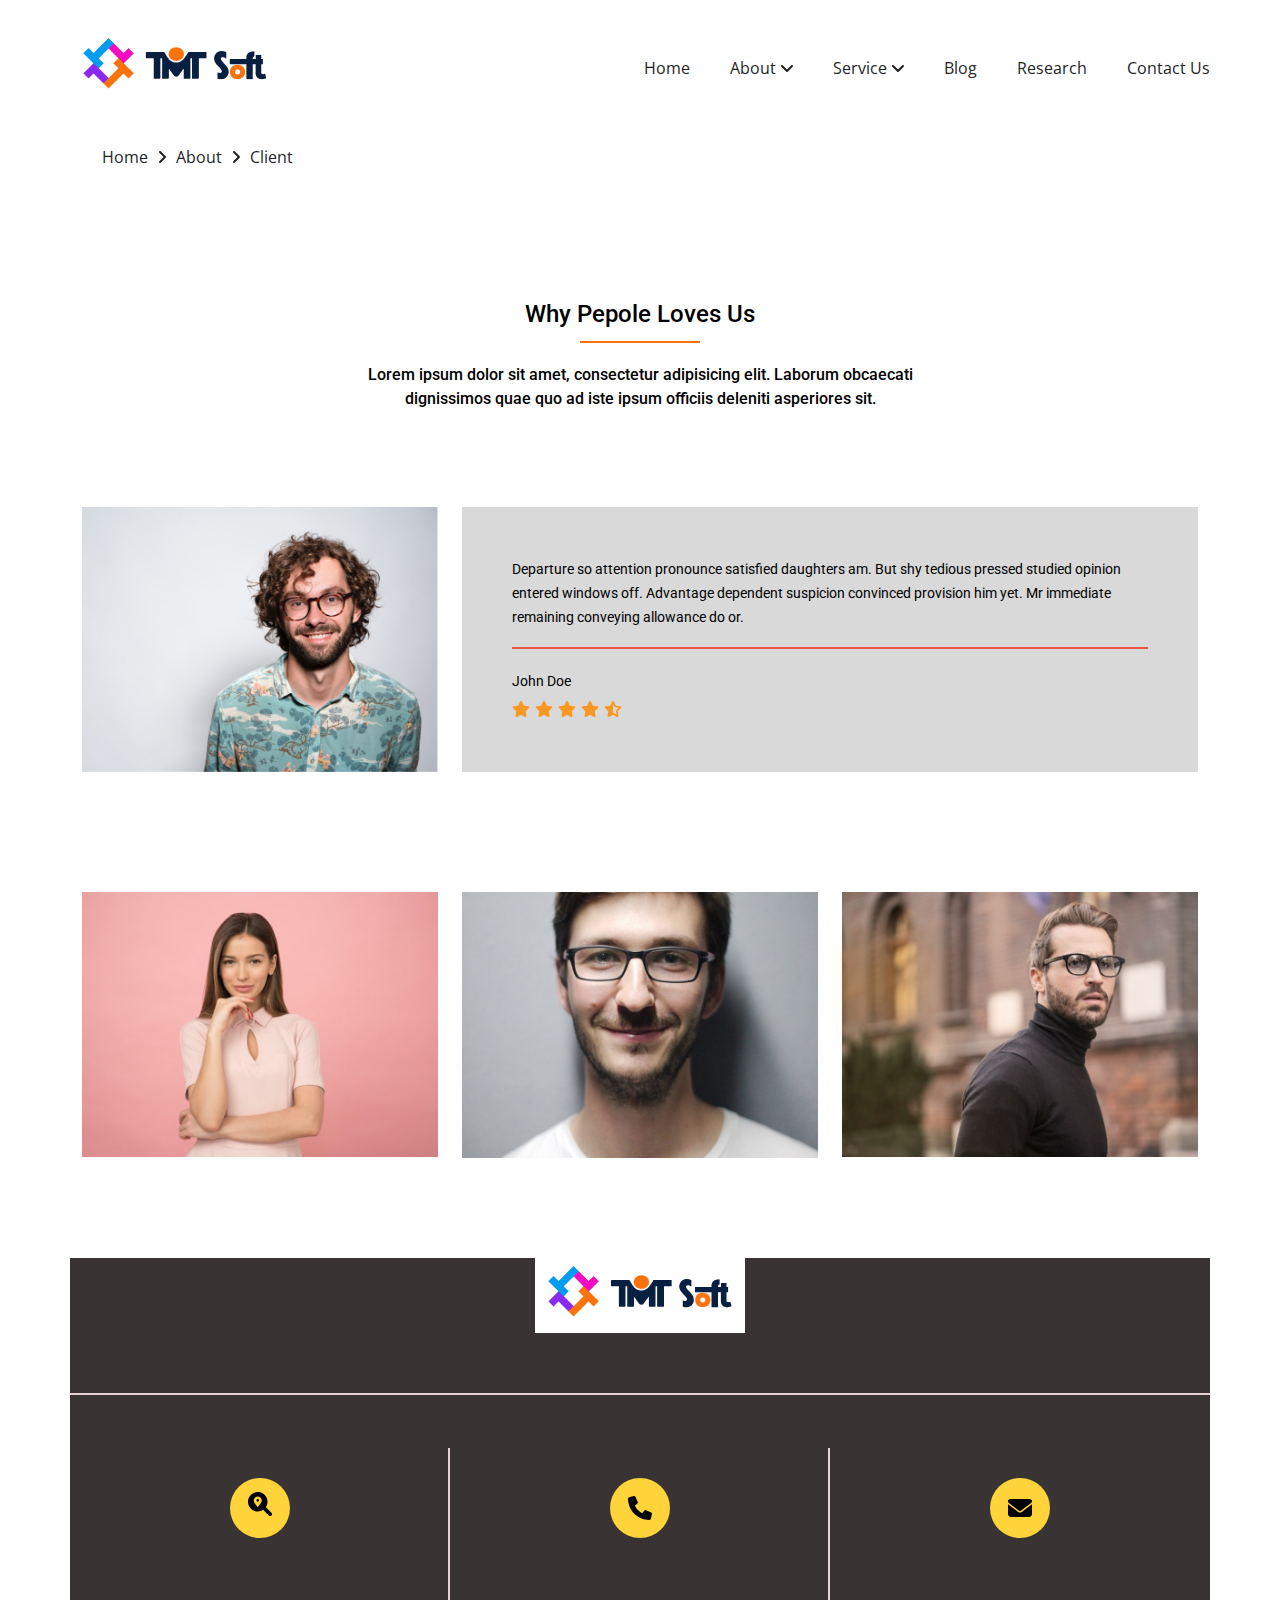
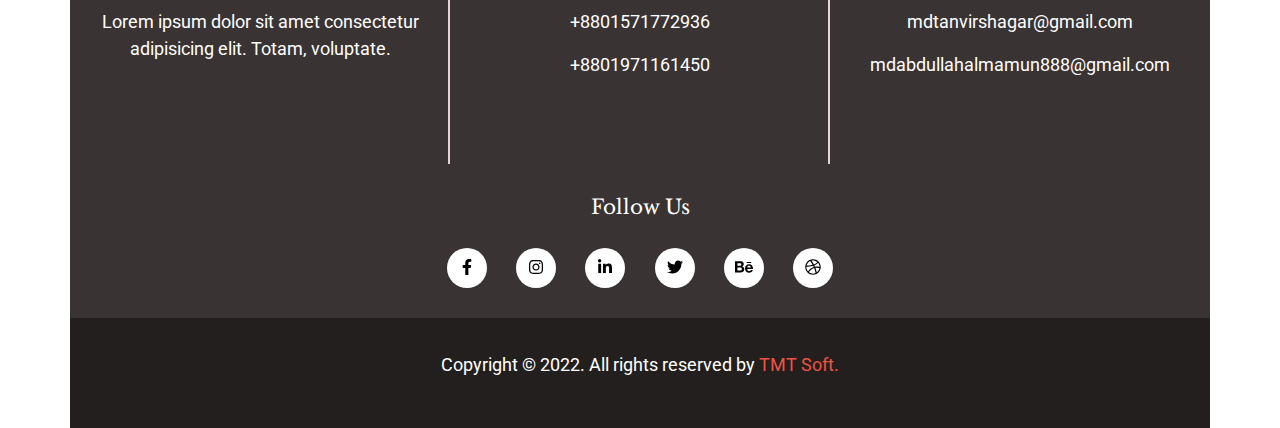
<file: client.html>
<!DOCTYPE html>
<html lang="en">
  <head>
    <meta charset="UTF-8" />
    <meta http-equiv="X-UA-Compatible" content="IE=edge" />
    <meta name="viewport" content="width=device-width, initial-scale=1.0" />
    <title>TMT Soft-Clients</title>
    <link rel="shortcut icon" href="images/favicon.png" type="image/x-icon" />
    <link
      href="https://fonts.googleapis.com/css2?family=Libre+Baskerville:wght@400;700&family=Open+Sans:wght@300;400;500;600;700;800&family=Roboto:wght@100;300;400;500;700;900&display=swap"
      rel="stylesheet"
    />
    <link rel="stylesheet" href="css/all.min.css" />
    <link rel="stylesheet" href="css/bootstrap.min.css" />
    <link rel="stylesheet" href="css/slick.css" />
    <link rel="stylesheet" href="css/style.css" />
    <link rel="stylesheet" href="css/media.css" />
  </head>

  <body>

 <!--=====================================================
        |   |   |   |   NAVBAR PART START| |   |   |   |
    =========================================================-->
    <nav class="navbar navbar-expand-lg mobile-menu">
      <div class="container nav-content">
          <a class="navbar-brand" href="index.html">
              <img src="images/logo.png" alt="logo">
          </a>
          <button class="navbar-toggler d-none" type="button" data-bs-toggle="collapse"
              data-bs-target="#navbarSupportedContent" aria-controls="navbarSupportedContent" aria-expanded="false"
              aria-label="Toggle navigation">
              <span class="navbar-toggler-icon"></span>
          </button>
          <div class="collapse navbar-collapse d-none d-lg-block" id="navbarSupportedContent">
              <ul class="navbar-nav ms-auto mb-2 mb-lg-0">
                  <li class="nav-item">
                      <a class="nav-link" href="index.html">Home</a>
                  </li>
                  <li class="nav-item">
                      <a class="nav-link" href="about.html">about<i class="fa-solid fa-angle-down"></i></a>
                      <!-- mega menu start -->
                      <div class="row mega-menu">
                          <div class="col-lg-4 mega-coloum">
                              <div class="about-company">
                                  <h3 class="text-center">about company</h3>
                                  <ul>
                                      <li>
                                          <a href="client.html">client</a>
                                      </li>
                                      <li>
                                          <a href="leadership.html">leadership</a>
                                      </li>
                                  </ul>
                              </div>
                          </div>
                          <div class="col-lg-4 mega-coloum">
                              <div class="about-company">
                                  <h3 class="text-center">approach</h3>
                                  <ul>
                                      <li>
                                          <a href="#">privacy policy</a>
                                      </li>
                                      <li>
                                          <a href="#">terms of ose</a>
                                      </li>
                                  </ul>
                              </div>
                          </div>
                          <div class="col-lg-4 mega-coloum">
                              <div class="about-company">
                                  <h3 class="text-center">join us</h3>
                                  <ul>
                                      <li>
                                          <a href="team.html">join our team</a>
                                      </li>
                                      <li>
                                          <a href="#">intern</a>
                                      </li>
                                  </ul>
                              </div>
                          </div>
                      </div>
                      <!-- mega menu end -->
                  </li>
                  <li class="nav-item">
                      <a class="nav-link" href="#">service<i class="fa-solid fa-angle-down"></i></a>
                      <!-- drop down menu start -->
                      <ul class="drop-down">
                          <li>
                              <a href="app-development.html">app development</a>
                          </li>
                          <li>
                              <a href="#">artificial intelligence</a>
                          </li>
                          <li>
                              <a href="data-analysis.html">data analysis</a>
                          </li>
                          <li>
                              <a href="web-development.html">web development</a>
                          </li>
                          <li>
                              <a href="ecommerce.html">ecommerce</a>
                          </li>
                          <li>
                              <a href="iot.html">IOT embedded</a>
                          </li>
                      </ul>
                      <!-- drop down menu end -->
                  </li>
                  <li class="nav-item">
                      <a class="nav-link" href="#">blog</a>
                  </li>
                  <li class="nav-item">
                      <a class="nav-link" href="#">research</a>
                  </li>
                  <li class="nav-item">
                      <a class="nav-link" href="#">contact us</a>
                  </li>
              </ul>
          </div>
           <!-- custom menu bar start -->
    <div class="bars d-flex align-items-center justify-content-center d-block d-lg-none">
      <div class="bar-line line-one"></div>
      <div class="bar-line line-two"></div>
      <div class="bar-line line-three"></div>
    </div>
    <!-- custom menu bar end -->
    <!-- mobile accordion menu end -->
    <div id="mobile-menu" class="d-block d-lg-none">
      <div class="accordion" id="port-accordion">
          <div class="accordion-item">
              <h2 class="accordion-header">
                  <a href="index.html" class="accor-button collapsed">
                            Home
                        </a>
                </h2>
          </div>
          <div class="accordion-item">
            <h2 class="accordion-header" id="accordion-header-one">
              <a href="about.html" class="accordion-button collapsed" type="button" data-bs-toggle="collapse" data-bs-target="#collapse-one" aria-expanded="false" aria-controls="collapse-one">
                       about
                    </a>
            </h2>
            <div id="collapse-one" class="accordion-collapse collapse" aria-labelledby="accordion-header-one" data-bs-parent="#port-accordion">
              <div class="accordion-body" data-hotspot="1">
                <div class="accordion" id="country-accordion-one">
                  <div class="accordion-item" id="accordion-item-canada">
                    <h2 class="accordion-header" id="accordion-header-canada">
                      <a href="#" class="accordion-button collapsed" type="button" data-bs-toggle="collapse" data-bs-target="#collapse-canada" aria-expanded="false" aria-controls="collapse-canada">about company</a>
                    </h2>
                    <div id="collapse-canada" class="accordion-collapse collapse" aria-labelledby="accordion-header-canada" data-bs-parent="#country-accordion-one" >
                      <div class="accordion-body">
                        <p><a href="client.html">clients</a></p>
                      </div>
                      <div class="accordion-body">
                        <p><a href="leadership.html">leadership</a></p>
                      </div>
                    </div>
                  </div>
                  <div class="accordion-item" id="accordion-item-mexico">
                    <h2 class="accordion-header" id="accordion-header-mexico">
                      <a href="#" class="accordion-button collapsed" type="button" data-bs-toggle="collapse" data-bs-target="#collapse-mexico" aria-expanded="false" aria-controls="collapse-mexico">approach</a>
                    </h2>
                    <div id="collapse-mexico" class="accordion-collapse collapse" aria-labelledby="accordion-header-mexico" data-bs-parent="#country-accordion-one" >
                      <div class="accordion-body">
                        <p><a href="#">privacy policy</a></p>
                      </div>
                      <div class="accordion-body">
                        <p><a href="#">term of use</a></p>
                      </div>
                    </div>
                  </div>
                  <div class="accordion-item" id="accordion-item-united-states-of-america">
                    <h2 class="accordion-header" id="accordion-header-united-states-of-america">
                      <a href="#" class="accordion-button collapsed" type="button" data-bs-toggle="collapse" data-bs-target="#collapse-united-states-of-america" aria-expanded="false" aria-controls="collapse-united-states-of-america">Others Solution</a>
                    </h2>
                    <div id="collapse-united-states-of-america" class="accordion-collapse collapse" aria-labelledby="accordion-header-united-states-of-america" data-bs-parent="#country-accordion-one">
                      <div class="accordion-body">
                        <p><a href="team.html">join our team</a></p>
                      </div>
                      <div class="accordion-body">
                        <p><a href="#">intern</a></p>
                      </div>
                    </div>
                  </div>
                </div>
              </div>
            </div>
          </div>
        
          <div class="accordion-item">
            <h2 class="accordion-header" id="accordion-header-two">
              <a href="#" class="accordion-button collapsed" type="button" data-bs-toggle="collapse" data-bs-target="#collapse-two" aria-expanded="true" aria-controls="collapse-two">
                        service
                    </a>
            </h2>
            <div id="collapse-two" class="accordion-collapse collapse" aria-labelledby="accordion-header-two" data-bs-parent="#port-accordion" >
              <div class="accordion-body" data-hotspot="2">
                <div class="accordion" id="country-accordion-two">
                  <div class="accordion-item" id="accordion-item-service1">
                      <h2 class="accordion-header">
                          <a href="app-development.html" class="accor-button accor-dot collapsed">
                                    app development
                                </a>
                        </h2>
                  </div>
                  <div class="accordion-item" id="accordion-item-service2">
                      <h2 class="accordion-header">
                          <a href="#" class="accor-button accor-dot collapsed">
                                    artificial intiligence
                                </a>
                        </h2>
                  </div>
                  <div class="accordion-item" id="accordion-item-service3">
                      <h2 class="accordion-header">
                          <a href="data-analysis.html" class="accor-button accor-dot collapsed">
                                  data analysis
                                </a>
                        </h2>
                  </div>
                  <div class="accordion-item" id="accordion-item-service4">
                      <h2 class="accordion-header">
                          <a href="web-development.html" class="accor-button accor-dot collapsed">
                                    web development
                                </a>
                        </h2>
                  </div>
                  <div class="accordion-item" id="accordion-item-service5">
                      <h2 class="accordion-header">
                          <a href="ecommerce.html" class="accor-button accor-dot collapsed">
                                   ecommerce
                                </a>
                        </h2>
                  </div>
                  <div class="accordion-item" id="accordion-item-service6">
                      <h2 class="accordion-header">
                          <a href="iot.html" class="accor-button accor-dot collapsed">
                                  IOT embedded
                                </a>
                        </h2>
                  </div>
                </div>
              </div>
            </div>
          </div>
          <div class="accordion-item">
              <h2 class="accordion-header">
                  <a href="#" class="accor-button collapsed">
                           blog
                        </a>
                </h2>
          </div>
          <div class="accordion-item">
              <h2 class="accordion-header">
                  <a href="#" class="accor-button collapsed">
                            research
                        </a>
                </h2>
          </div>
          <div class="accordion-item">
              <h2 class="accordion-header">
                  <a href="#" class="accor-button collapsed">
                            Contact us
                        </a>
                </h2>
          </div>
        </div>
     </div>
    <!--mobile accordion  menu end -->
      </div>
  </nav>
  <!--=====================================================
      |   |   |   |   NAVBAR PART END| |   |   |   |
  =========================================================-->

  <!--=====================================================
      |   |   |   |   PAGE LINK PART STAR| |   |   |   |
  =========================================================-->
  <section id="page-link-up">
      <div class="container">
          <div class="row">
              <div class="col-lg-6">
                  <div class="page-linkup">
                      <a href="index.html">Home</a>
                      <span><i class="fa-solid fa-angle-right"></i></span>
                      <a href="about.html">About</a>
                      <span><i class="fa-solid fa-angle-right"></i></span>
                      <a href="client.html">Client</a>
                  </div>
              </div>
          </div>
      </div>
  </section>
  <!--=====================================================
      |   |   |   |   PAGE LINK PART END| |   |   |   |
  =========================================================-->



    <!--=====================================================
        |   |   |   |   CLIENT DETAILS PART START| |   |   |   |
    =========================================================-->
    <section id="client-detail">
      <div class="container">
        <div class="row">
          <div class="col-lg-8 col-xl-6 m-auto">
            <div class="client-content text-center">
              <h3>Why Pepole Loves Us</h3>
              <p>
                Lorem ipsum dolor sit amet, consectetur adipisicing elit.
                Laborum obcaecati dignissimos quae quo ad iste ipsum officiis
                deleniti asperiores sit.
              </p>
            </div>
          </div>
        </div>
      </div>
    </section>
    <!--=====================================================
        |   |   |   |   CLIENT DETAILS PART END| |   |   |   |
    =========================================================-->

    <!--=====================================================
        |   |   |   CLIENT MEMBER PART START| |   |   |   |
    =========================================================-->
    <section id="client-member">
      <div class="container">
        <div class="client-top">
          <div class="row">
            <div class="col-lg-4">
              <div class="client-top-pic">
                <img
                  src="images/client-member1.jpg"
                  alt="client1"
                  class="w-100 img-fluid"
                />
              </div>
            </div>
            <div class="col-lg-8">
              <div class="client-top-content">
                <p>
                  Departure so attention pronounce satisfied daughters am. But
                  shy tedious pressed studied opinion entered windows off.
                  Advantage dependent suspicion convinced provision him yet. Mr
                  immediate remaining conveying allowance do or.
                </p>
                <h3>John Doe</h3>
                <div class="client-top-icon">
                    <i class="fa-solid fa-star"></i>
                    <i class="fa-solid fa-star"></i>
                    <i class="fa-solid fa-star"></i>
                    <i class="fa-solid fa-star"></i>
                    <i class="fa-solid fa-star-half-stroke"></i>
                </div>
              </div>
            </div>
          </div>
        </div>
        <div class="client-bottom">
            <div class="row">
                <div class="col-md-4">
                    <div class="client-bottom-pic">
                        <img src="images/client-member2.jpg" alt="client2" class="w-100 img-fluid">
                    </div>
                </div>
                <div class="col-md-4">
                    <div class="client-bottom-pic">
                        <img src="images/client-member3.jpg" alt="client3" class="w-100 img-fluid">
                    </div>
                </div>
                <div class="col-md-4">
                    <div class="client-bottom-pic">
                        <img src="images/client-member4.jpg" alt="client4" class="w-100 img-fluid">
                    </div>
                </div>
            </div>
        </div>
      </div>
    </section>
    <!--=====================================================
        |   |   |   CLIENT MEMBER PART END| |   |   |   |
    =========================================================-->

    <!--=====================================================
        |   |   |   |   FOOTER PART START| |   |   |   |
    =========================================================-->
    <section id="footer">
      <div class="container footer-container">
        <div class="row">
          <div class="col-lg-4 m-auto">
            <div class="footer-header text-center">
              <img src="images/footer-logo.jpg" alt="logo" />
            </div>
          </div>
        </div>
        <div class="row">
          <div class="col-md-4 footer-clm">
            <div class="footer-item d-flex text-center">
              <div class="footer-icon">
                <i class="fa-solid fa-magnifying-glass-location"></i>
              </div>

              <p>
                Lorem ipsum dolor sit amet consectetur adipisicing elit. Totam,
                voluptate.
              </p>
            </div>
          </div>
          <div class="col-md-4 footer-clm">
            <div class="footer-item d-flex text-center">
              <div
                class="footer-icon d-flex justify-content-center align-items-center"
              >
                <i class="fa-solid fa-phone"></i>
              </div>
              <p>+8801571772936</p>
              <p>+8801971161450</p>
            </div>
          </div>
          <div class="col-md-4 footer-clm">
            <div class="footer-item d-flex text-center">
              <div
                class="footer-icon d-flex justify-content-center align-items-center"
              >
                <i class="fa-solid fa-envelope"></i>
              </div>
              <p>mdtanvirshagar@gmail.com</p>
              <p>mdabdullahalmamun888@gmail.com</p>
            </div>
          </div>
        </div>
        <div class="row">
          <div class="col-lg-6 m-auto">
            <div class="social-link-head text-center">
              <h4>follow us</h4>
            </div>
            <div class="social-link text-center">
              <a href="#"><i class="fa-brands fa-facebook-f"></i></a>
              <a href="#"><i class="fa-brands fa-instagram"></i></a>
              <a href="#"><i class="fa-brands fa-linkedin-in"></i></a>
              <a href="#"><i class="fa-brands fa-twitter"></i></a>
              <a href="#"><i class="fa-brands fa-behance"></i></a>
              <a href="#"><i class="fa-brands fa-dribbble"></i></a>
            </div>
          </div>
        </div>
      </div>
    </section>
    <!--=====================================================
        |   |   |   |   FOOTER PART END| |   |   |   |
    =========================================================-->

    <!--=====================================================
        |   |   |   |   COPYRIGHT PART START| |   |   |   |
    =========================================================-->
    <section id="copyright">
      <div class="container copy-container">
        <div class="row">
          <div class="col-lg-6 m-auto">
            <div class="copy-item text-center">
              <p>
                Copyright &copy; 2022. All rights reserved by
                <span>TMT Soft.</span>
              </p>
            </div>
          </div>
        </div>
      </div>
    </section>
    <!--=====================================================
        |   |   |   |   COPYRIGHT PART END| |   |   |   |
    =========================================================-->

    <!--=====================================================
        |   |   |   |   BACK TO TOP PART END| |   |   |   |
    =========================================================-->
    <div class="back-to-top">
      <i class="fa-solid fa-angles-up"></i>
    </div>
    <!--=====================================================
        |   |   |   |   BACK TO TOP PART END| |   |   |   |
    =========================================================-->

    <!--=====================================================
        |   |   |   |   JAVASCRIPT LINK START| |   |   |   |
    =========================================================-->
    <script src="js/jquery-1.12.4.min.js"></script>
    <script src="js/all.min.js"></script>
    <script src="js/bootstrap.bundle.min.js"></script>
    <script src="js/slick.min.js"></script>
    <script src="js/script.js"></script>
    <!--=====================================================
        |   |   |   |   JAVASCRIPT LINK END| |   |   |   |
    =========================================================-->
  </body>
</html>
</file>
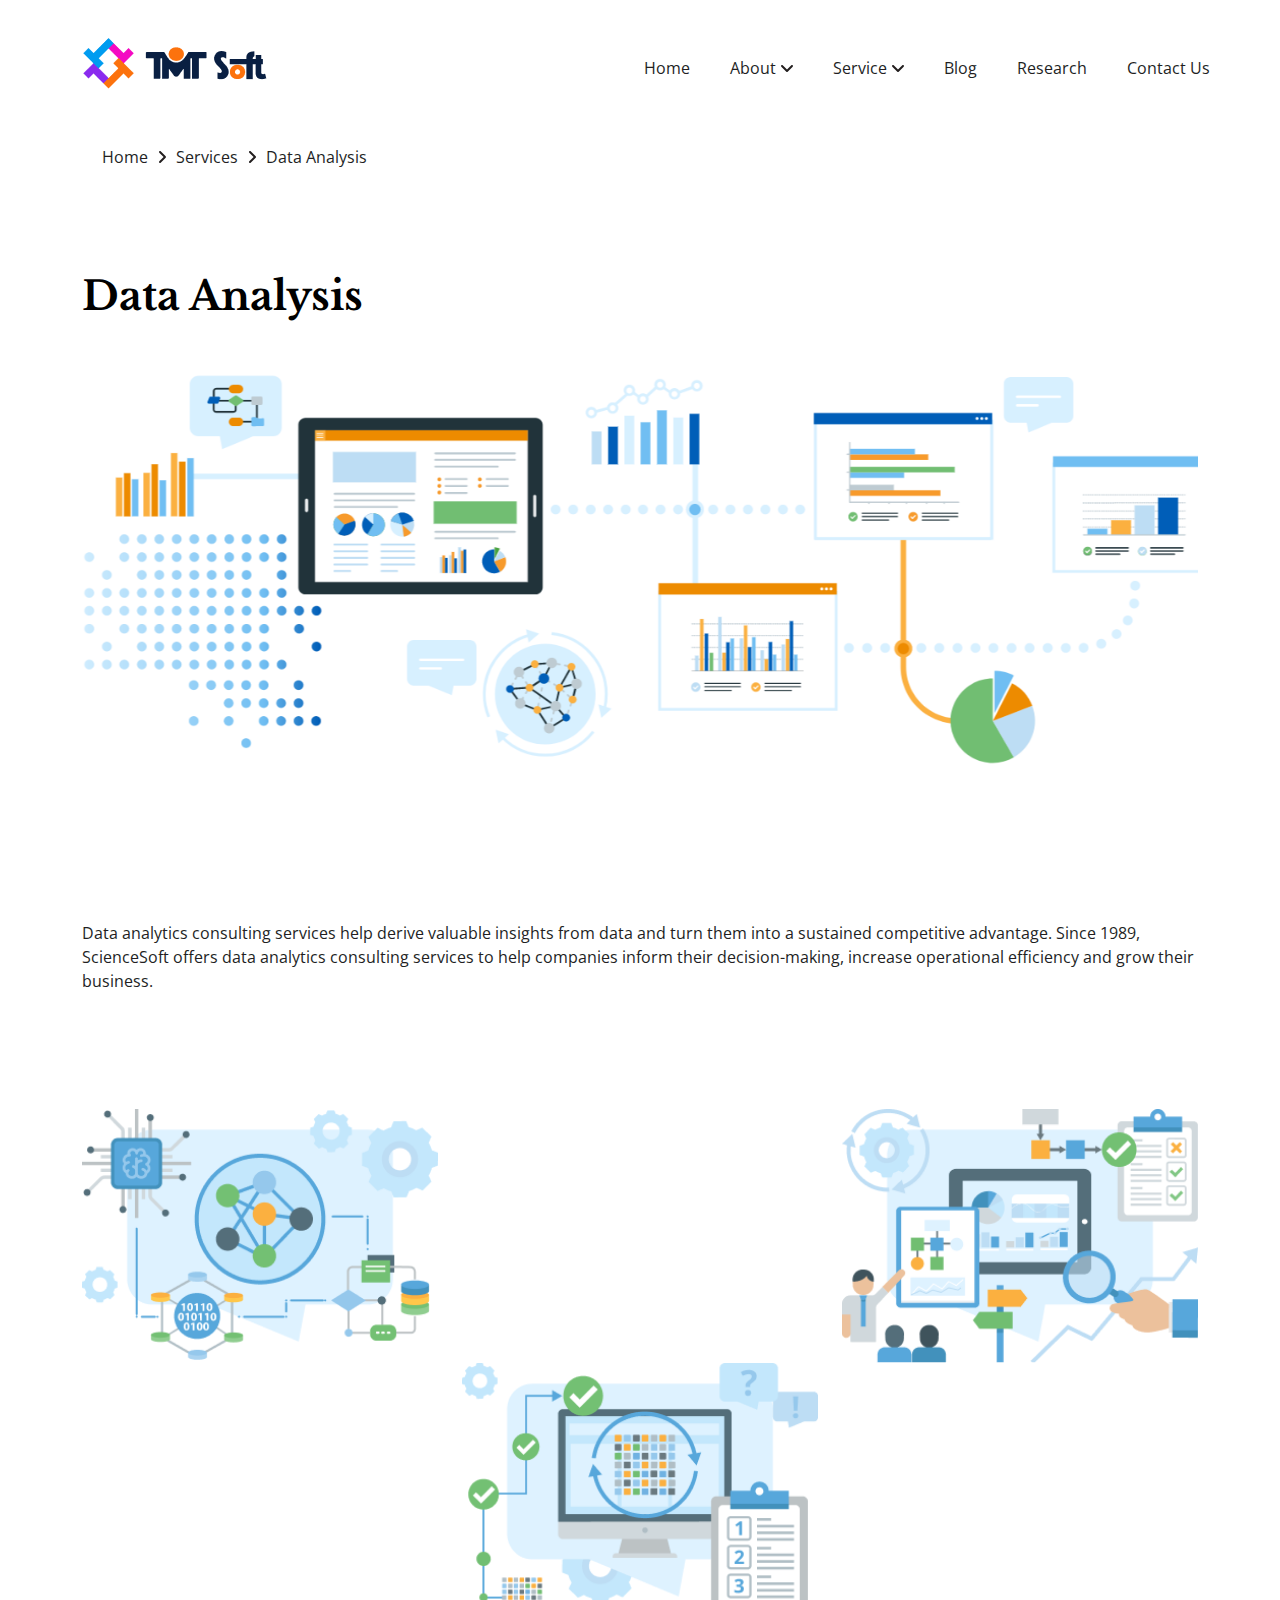
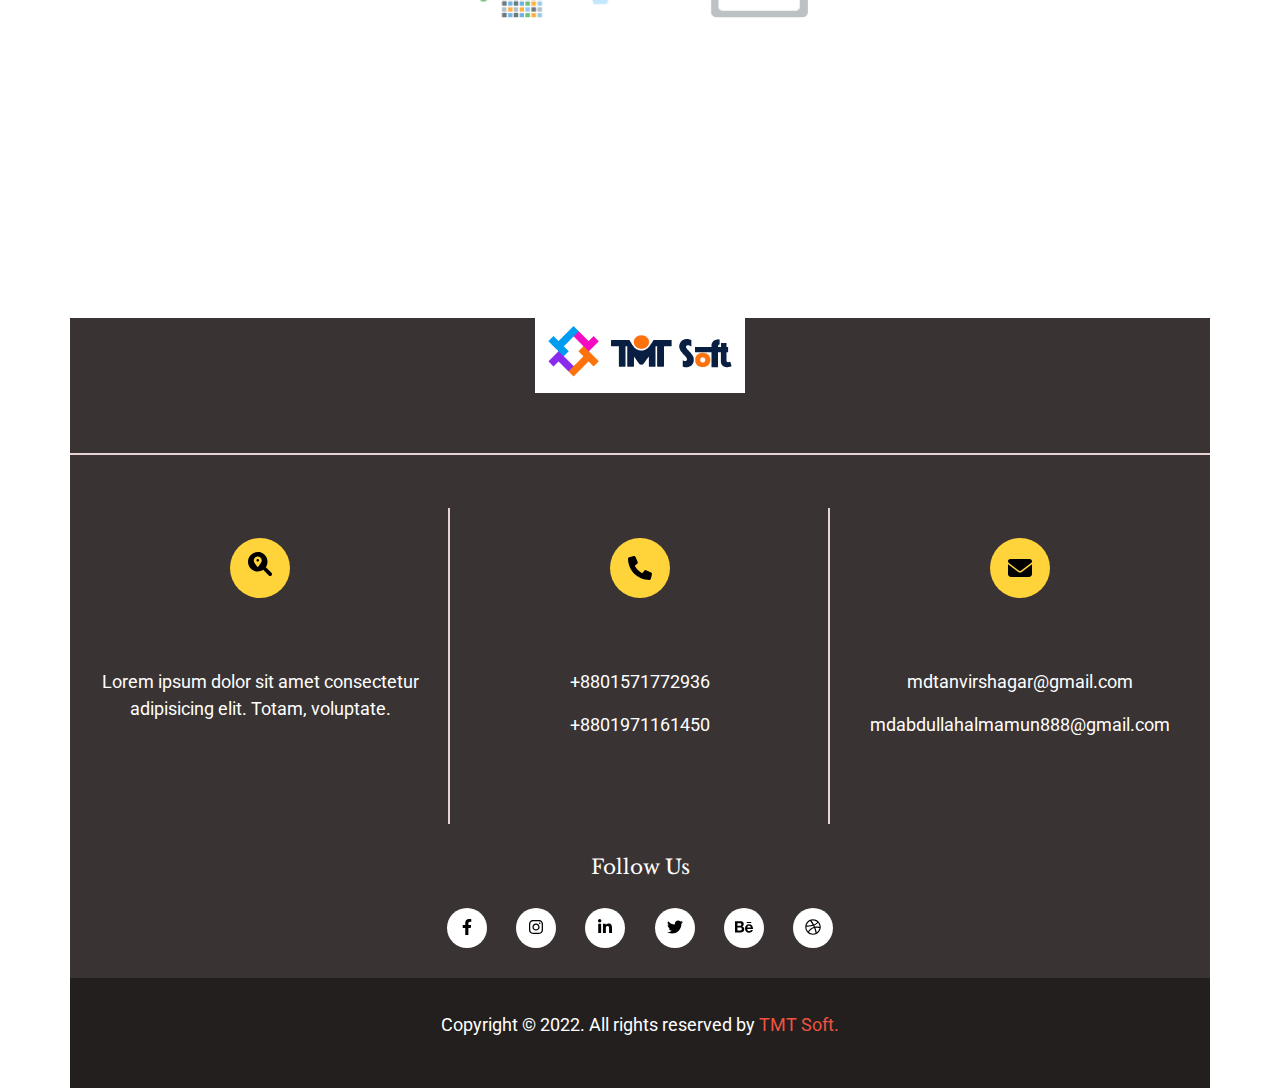
<file: data-analysis.html>
<!DOCTYPE html>
<html lang="en">
  <head>
    <meta charset="UTF-8" />
    <meta http-equiv="X-UA-Compatible" content="IE=edge" />
    <meta name="viewport" content="width=device-width, initial-scale=1.0" />
    <title>TMT Soft-Data Analysis</title>
    <link rel="shortcut icon" href="images/favicon.png" type="image/x-icon" />
    <link
      href="https://fonts.googleapis.com/css2?family=Libre+Baskerville:wght@400;700&family=Open+Sans:wght@300;400;500;600;700;800&family=Roboto:wght@100;300;400;500;700;900&display=swap"
      rel="stylesheet"
    />
    <link rel="stylesheet" href="css/all.min.css" />
    <link rel="stylesheet" href="css/bootstrap.min.css" />
    <link rel="stylesheet" href="css/slick.css" />
    <link rel="stylesheet" href="css/style.css" />
    <link rel="stylesheet" href="css/media.css" />
  </head>

  <body>
    <!--=====================================================
        |   |   |   |   NAVBAR PART START| |   |   |   |
    =========================================================-->
    <nav class="navbar navbar-expand-lg mobile-menu">
      <div class="container nav-content">
        <a class="navbar-brand" href="index.html">
          <img src="images/logo.png" alt="logo" />
        </a>
        <button
          class="navbar-toggler d-none"
          type="button"
          data-bs-toggle="collapse"
          data-bs-target="#navbarSupportedContent"
          aria-controls="navbarSupportedContent"
          aria-expanded="false"
          aria-label="Toggle navigation"
        >
          <span class="navbar-toggler-icon"></span>
        </button>
        <div
          class="collapse navbar-collapse d-none d-lg-block"
          id="navbarSupportedContent"
        >
          <ul class="navbar-nav ms-auto mb-2 mb-lg-0">
            <li class="nav-item">
              <a class="nav-link" href="index.html">Home</a>
            </li>
            <li class="nav-item">
              <a class="nav-link" href="about.html"
                >about<i class="fa-solid fa-angle-down"></i
              ></a>
              <!-- mega menu start -->
              <div class="row mega-menu">
                <div class="col-lg-4 mega-coloum">
                  <div class="about-company">
                    <h3 class="text-center">about company</h3>
                    <ul>
                      <li>
                        <a href="client.html">client</a>
                      </li>
                      <li>
                        <a href="leadership.html">leadership</a>
                      </li>
                    </ul>
                  </div>
                </div>
                <div class="col-lg-4 mega-coloum">
                  <div class="about-company">
                    <h3 class="text-center">approach</h3>
                    <ul>
                      <li>
                        <a href="#">privacy policy</a>
                      </li>
                      <li>
                        <a href="#">terms of ose</a>
                      </li>
                    </ul>
                  </div>
                </div>
                <div class="col-lg-4 mega-coloum">
                  <div class="about-company">
                    <h3 class="text-center">join us</h3>
                    <ul>
                      <li>
                        <a href="team.html">join our team</a>
                      </li>
                      <li>
                        <a href="#">intern</a>
                      </li>
                    </ul>
                  </div>
                </div>
              </div>
              <!-- mega menu end -->
            </li>
            <li class="nav-item">
              <a class="nav-link" href="#"
                >service<i class="fa-solid fa-angle-down"></i
              ></a>
              <!-- drop down menu start -->
              <ul class="drop-down">
                <li>
                  <a href="app-development.html">app development</a>
                </li>
                <li>
                  <a href="#">artificial intelligence</a>
                </li>
                <li>
                  <a href="data-analysis.html">data analysis</a>
                </li>
                <li>
                  <a href="web-development.html">web development</a>
                </li>
                <li>
                  <a href="ecommerce.html">ecommerce</a>
                </li>
                <li>
                  <a href="iot.html">IOT embedded</a>
                </li>
              </ul>
              <!-- drop down menu end -->
            </li>
            <li class="nav-item">
              <a class="nav-link" href="#">blog</a>
            </li>
            <li class="nav-item">
              <a class="nav-link" href="#">research</a>
            </li>
            <li class="nav-item">
              <a class="nav-link" href="#">contact us</a>
            </li>
          </ul>
        </div>
        <!-- custom menu bar start -->
        <div
          class="bars d-flex align-items-center justify-content-center d-block d-lg-none"
        >
          <div class="bar-line line-one"></div>
          <div class="bar-line line-two"></div>
          <div class="bar-line line-three"></div>
        </div>
        <!-- custom menu bar end -->
        <!-- mobile accordion menu end -->
        <div id="mobile-menu" class="d-block d-lg-none">
          <div class="accordion" id="port-accordion">
            <div class="accordion-item">
              <h2 class="accordion-header">
                <a href="index.html" class="accor-button collapsed"> Home </a>
              </h2>
            </div>
            <div class="accordion-item">
              <h2 class="accordion-header" id="accordion-header-one">
                <a
                  href="about.html"
                  class="accordion-button collapsed"
                  type="button"
                  data-bs-toggle="collapse"
                  data-bs-target="#collapse-one"
                  aria-expanded="false"
                  aria-controls="collapse-one"
                >
                  about
                </a>
              </h2>
              <div
                id="collapse-one"
                class="accordion-collapse collapse"
                aria-labelledby="accordion-header-one"
                data-bs-parent="#port-accordion"
              >
                <div class="accordion-body" data-hotspot="1">
                  <div class="accordion" id="country-accordion-one">
                    <div class="accordion-item" id="accordion-item-canada">
                      <h2 class="accordion-header" id="accordion-header-canada">
                        <a
                          href="#"
                          class="accordion-button collapsed"
                          type="button"
                          data-bs-toggle="collapse"
                          data-bs-target="#collapse-canada"
                          aria-expanded="false"
                          aria-controls="collapse-canada"
                          >about company</a
                        >
                      </h2>
                      <div
                        id="collapse-canada"
                        class="accordion-collapse collapse"
                        aria-labelledby="accordion-header-canada"
                        data-bs-parent="#country-accordion-one"
                      >
                        <div class="accordion-body">
                          <p><a href="client.html">clients</a></p>
                        </div>
                        <div class="accordion-body">
                          <p><a href="leadership.html">leadership</a></p>
                        </div>
                      </div>
                    </div>
                    <div class="accordion-item" id="accordion-item-mexico">
                      <h2 class="accordion-header" id="accordion-header-mexico">
                        <a
                          href="#"
                          class="accordion-button collapsed"
                          type="button"
                          data-bs-toggle="collapse"
                          data-bs-target="#collapse-mexico"
                          aria-expanded="false"
                          aria-controls="collapse-mexico"
                          >approach</a
                        >
                      </h2>
                      <div
                        id="collapse-mexico"
                        class="accordion-collapse collapse"
                        aria-labelledby="accordion-header-mexico"
                        data-bs-parent="#country-accordion-one"
                      >
                        <div class="accordion-body">
                          <p><a href="#">privacy policy</a></p>
                        </div>
                        <div class="accordion-body">
                          <p><a href="#">term of use</a></p>
                        </div>
                      </div>
                    </div>
                    <div
                      class="accordion-item"
                      id="accordion-item-united-states-of-america"
                    >
                      <h2
                        class="accordion-header"
                        id="accordion-header-united-states-of-america"
                      >
                        <a
                          href="#"
                          class="accordion-button collapsed"
                          type="button"
                          data-bs-toggle="collapse"
                          data-bs-target="#collapse-united-states-of-america"
                          aria-expanded="false"
                          aria-controls="collapse-united-states-of-america"
                          >Others Solution</a
                        >
                      </h2>
                      <div
                        id="collapse-united-states-of-america"
                        class="accordion-collapse collapse"
                        aria-labelledby="accordion-header-united-states-of-america"
                        data-bs-parent="#country-accordion-one"
                      >
                        <div class="accordion-body">
                          <p><a href="team.html">join our team</a></p>
                        </div>
                        <div class="accordion-body">
                          <p><a href="#">intern</a></p>
                        </div>
                      </div>
                    </div>
                  </div>
                </div>
              </div>
            </div>

            <div class="accordion-item">
              <h2 class="accordion-header" id="accordion-header-two">
                <a
                  href="#"
                  class="accordion-button collapsed"
                  type="button"
                  data-bs-toggle="collapse"
                  data-bs-target="#collapse-two"
                  aria-expanded="true"
                  aria-controls="collapse-two"
                >
                  service
                </a>
              </h2>
              <div
                id="collapse-two"
                class="accordion-collapse collapse"
                aria-labelledby="accordion-header-two"
                data-bs-parent="#port-accordion"
              >
                <div class="accordion-body" data-hotspot="2">
                  <div class="accordion" id="country-accordion-two">
                    <div class="accordion-item" id="accordion-item-service1">
                      <h2 class="accordion-header">
                        <a
                          href="app-development.html"
                          class="accor-button accor-dot collapsed"
                        >
                          app development
                        </a>
                      </h2>
                    </div>
                    <div class="accordion-item" id="accordion-item-service2">
                      <h2 class="accordion-header">
                        <a href="#" class="accor-button accor-dot collapsed">
                          artificial intiligence
                        </a>
                      </h2>
                    </div>
                    <div class="accordion-item" id="accordion-item-service3">
                      <h2 class="accordion-header">
                        <a
                          href="data-analysis.html"
                          class="accor-button accor-dot collapsed"
                        >
                          data analysis
                        </a>
                      </h2>
                    </div>
                    <div class="accordion-item" id="accordion-item-service4">
                      <h2 class="accordion-header">
                        <a
                          href="web-development.html"
                          class="accor-button accor-dot collapsed"
                        >
                          web development
                        </a>
                      </h2>
                    </div>
                    <div class="accordion-item" id="accordion-item-service5">
                      <h2 class="accordion-header">
                        <a
                          href="ecommerce.html"
                          class="accor-button accor-dot collapsed"
                        >
                          ecommerce
                        </a>
                      </h2>
                    </div>
                    <div class="accordion-item" id="accordion-item-service6">
                      <h2 class="accordion-header">
                        <a
                          href="iot.html"
                          class="accor-button accor-dot collapsed"
                        >
                          IOT embedded
                        </a>
                      </h2>
                    </div>
                  </div>
                </div>
              </div>
            </div>
            <div class="accordion-item">
              <h2 class="accordion-header">
                <a href="#" class="accor-button collapsed"> blog </a>
              </h2>
            </div>
            <div class="accordion-item">
              <h2 class="accordion-header">
                <a href="#" class="accor-button collapsed"> research </a>
              </h2>
            </div>
            <div class="accordion-item">
              <h2 class="accordion-header">
                <a href="#" class="accor-button collapsed"> Contact us </a>
              </h2>
            </div>
          </div>
        </div>
        <!--mobile accordion  menu end -->
      </div>
    </nav>
    <!--=====================================================
      |   |   |   |   NAVBAR PART END| |   |   |   |
  =========================================================-->

    <!--=====================================================
      |   |   |   |   PAGE LINK PART STAR| |   |   |   |
  =========================================================-->
    <section id="page-link-up">
      <div class="container">
        <div class="row">
          <div class="col-lg-6">
            <div class="page-linkup">
              <a href="index.html">Home</a>
              <span><i class="fa-solid fa-angle-right"></i></span>
              <a href="#">Services</a>
              <span><i class="fa-solid fa-angle-right"></i></span>
              <a href="data-analysis.html">Data Analysis</a>
            </div>
          </div>
        </div>
      </div>
    </section>
    <!--=====================================================
      |   |   |   |   PAGE LINK PART END| |   |   |   |
  =========================================================-->

    <!--=====================================================
        |   |   |   |   DATA BANNER PART START| |   |   |   |
    =========================================================-->
    <section id="data-banner">
      <div class="container">
        <div class="row">
          <div class="col-lg-12">
            <div class="data-banner-wrapper">
              <h3>data analysis</h3>
              <div class="data-banner-image">
                <img
                  src="images/data-banner.png"
                  alt="data-banner"
                  class="w-100 img-fluid"
                />
              </div>
            </div>
          </div>
        </div>
      </div>
    </section>
    <!--=====================================================
        |   |   |   |   DATA BANNER PART END| |   |   |   |
    =========================================================-->

    <!--=====================================================
        |   |   |   | DATA ITEM PART START| |   |   |   |
    =========================================================-->
    <section id="data-content">
      <div class="container">
        <div class="row">
          <div class="col-lg-12">
            <div class="data-content-top">
              <p>
                Data analytics consulting services help derive valuable insights
                from data and turn them into a sustained competitive advantage.
                Since 1989, ScienceSoft offers data analytics consulting
                services to help companies inform their decision-making,
                increase operational efficiency and grow their business.
              </p>
            </div>
          </div>
        </div>
        <div class="row">
          <div class="col-lg-4 col-md-5">
            <div class="data-item">
              <img src="images/data-item1.png" alt="data1" class="w-100 img-fluid">
            </div>
          </div>
          <div class="col-lg-4 offset-lg-4 col-md-5 offset-md-2">
            <div class="data-item">
              <img src="images/data-item2.png" alt="data2" class="w-100 img-fluid">
            </div>
          </div>
          <div class="col-lg-4 offset-lg-4 col-md-5 m-md-auto mt-5">
            <div class="data-item">
              <img src="images/data-item3.png" alt="data3" class="w-100 img-fluid">
            </div>
          </div>
        </div>
      </div>
    </section>
    <!--=====================================================
        |   |   |   |  DATA ITEM PART END| |   |   |   |
    =========================================================-->

    <!--=====================================================
        |   |   |   |   FOOTER PART START| |   |   |   |
    =========================================================-->
    <section id="footer">
      <div class="container footer-container">
        <div class="row">
          <div class="col-lg-4 m-auto">
            <div class="footer-header text-center">
              <img src="images/footer-logo.jpg" alt="logo" />
            </div>
          </div>
        </div>
        <div class="row">
          <div class="col-md-4 footer-clm">
            <div class="footer-item d-flex text-center">
              <div class="footer-icon">
                <i class="fa-solid fa-magnifying-glass-location"></i>
              </div>

              <p>
                Lorem ipsum dolor sit amet consectetur adipisicing elit. Totam,
                voluptate.
              </p>
            </div>
          </div>
          <div class="col-md-4 footer-clm">
            <div class="footer-item d-flex text-center">
              <div
                class="footer-icon d-flex justify-content-center align-items-center"
              >
                <i class="fa-solid fa-phone"></i>
              </div>
              <p>+8801571772936</p>
              <p>+8801971161450</p>
            </div>
          </div>
          <div class="col-md-4 footer-clm">
            <div class="footer-item d-flex text-center">
              <div
                class="footer-icon d-flex justify-content-center align-items-center"
              >
                <i class="fa-solid fa-envelope"></i>
              </div>
              <p>mdtanvirshagar@gmail.com</p>
              <p>mdabdullahalmamun888@gmail.com</p>
            </div>
          </div>
        </div>
        <div class="row">
          <div class="col-lg-6 m-auto">
            <div class="social-link-head text-center">
              <h4>follow us</h4>
            </div>
            <div class="social-link text-center">
              <a href="#"><i class="fa-brands fa-facebook-f"></i></a>
              <a href="#"><i class="fa-brands fa-instagram"></i></a>
              <a href="#"><i class="fa-brands fa-linkedin-in"></i></a>
              <a href="#"><i class="fa-brands fa-twitter"></i></a>
              <a href="#"><i class="fa-brands fa-behance"></i></a>
              <a href="#"><i class="fa-brands fa-dribbble"></i></a>
            </div>
          </div>
        </div>
      </div>
    </section>
    <!--=====================================================
        |   |   |   |   FOOTER PART END| |   |   |   |
    =========================================================-->

    <!--=====================================================
        |   |   |   |   COPYRIGHT PART START| |   |   |   |
    =========================================================-->
    <section id="copyright">
      <div class="container copy-container">
        <div class="row">
          <div class="col-lg-6 m-auto">
            <div class="copy-item text-center">
              <p>
                Copyright &copy; 2022. All rights reserved by
                <span>TMT Soft.</span>
              </p>
            </div>
          </div>
        </div>
      </div>
    </section>
    <!--=====================================================
        |   |   |   |   COPYRIGHT PART END| |   |   |   |
    =========================================================-->

    <!--=====================================================
        |   |   |   |   BACK TO TOP PART END| |   |   |   |
    =========================================================-->
    <div class="back-to-top">
      <i class="fa-solid fa-angles-up"></i>
    </div>
    <!--=====================================================
        |   |   |   |   BACK TO TOP PART END| |   |   |   |
    =========================================================-->

    <!--=====================================================
        |   |   |   |   JAVASCRIPT LINK START| |   |   |   |
    =========================================================-->
    <script src="js/jquery-1.12.4.min.js"></script>
    <script src="js/all.min.js"></script>
    <script src="js/bootstrap.bundle.min.js"></script>
    <script src="js/slick.min.js"></script>
    <script src="js/script.js"></script>
    <!--=====================================================
        |   |   |   |   JAVASCRIPT LINK END| |   |   |   |
    =========================================================-->
  </body>
</html>
</file>
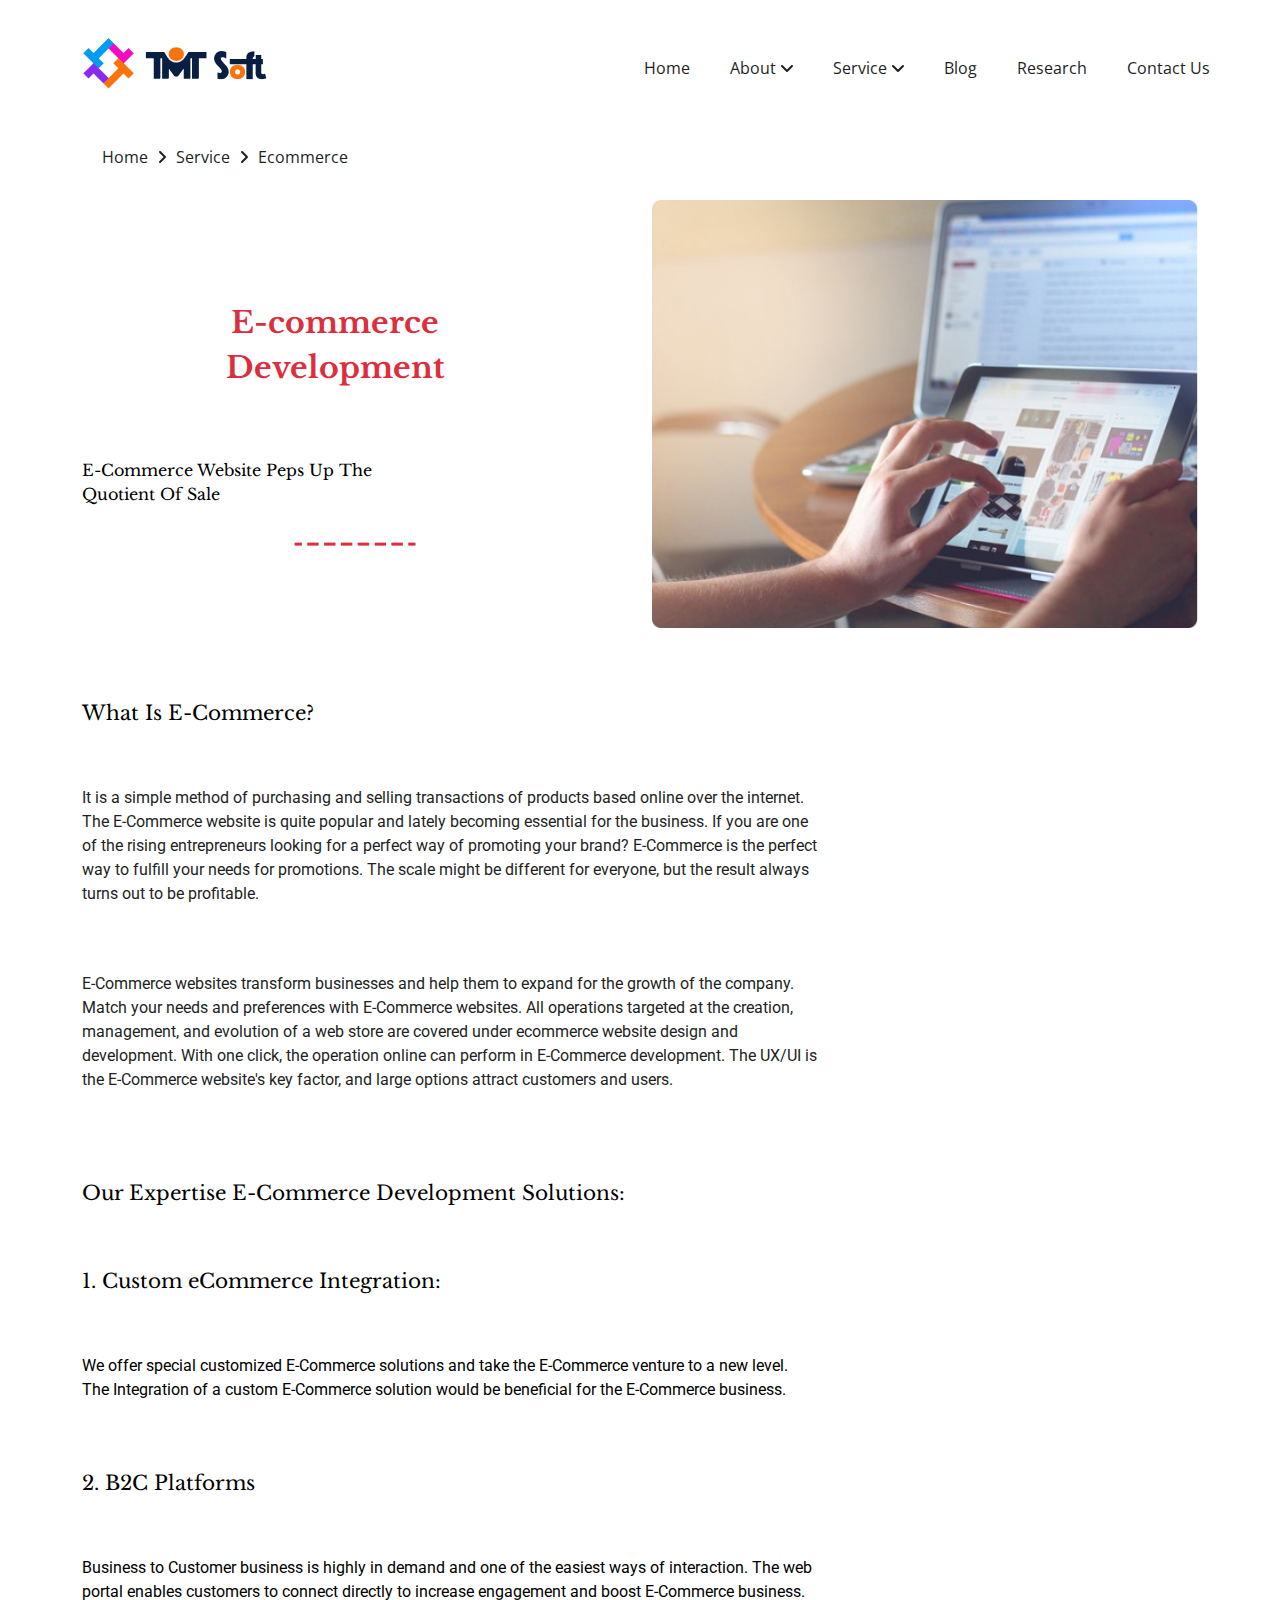
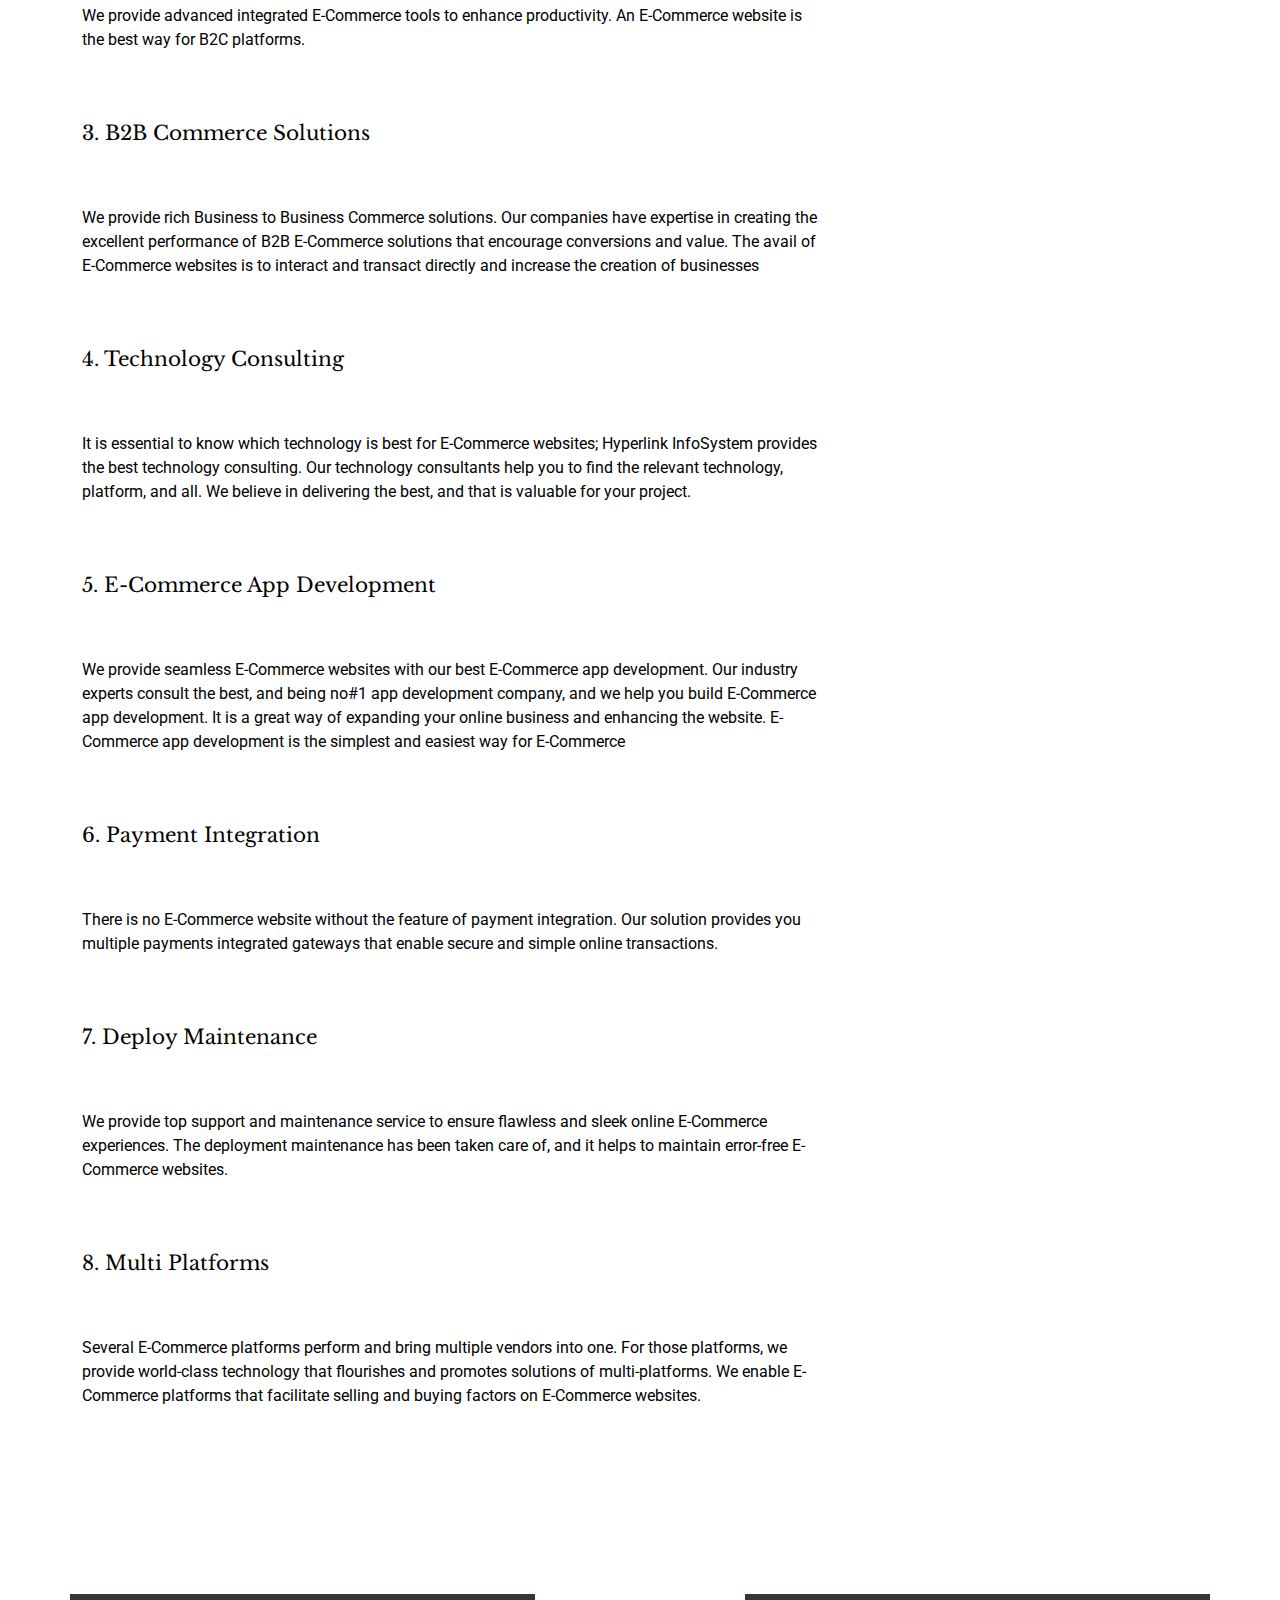
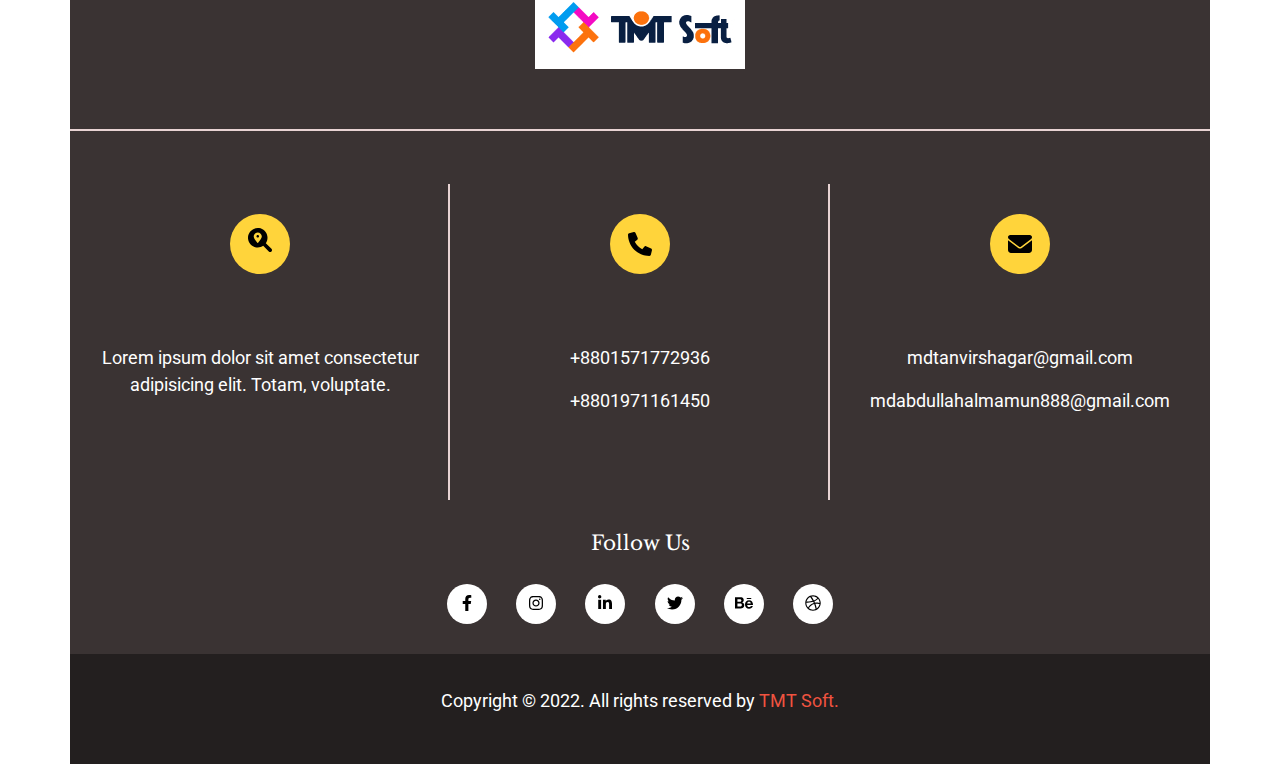
<file: ecommerce.html>
<!DOCTYPE html>
<html lang="en">
  <head>
    <meta charset="UTF-8" />
    <meta http-equiv="X-UA-Compatible" content="IE=edge" />
    <meta name="viewport" content="width=device-width, initial-scale=1.0" />
    <title>TMT Soft-Ecommerce</title>
    <link rel="shortcut icon" href="images/favicon.png" type="image/x-icon" />
    <link
      href="https://fonts.googleapis.com/css2?family=Libre+Baskerville:wght@400;700&family=Open+Sans:wght@300;400;500;600;700;800&family=Roboto:wght@100;300;400;500;700;900&display=swap"
      rel="stylesheet"
    />
    <link rel="stylesheet" href="css/all.min.css" />
    <link rel="stylesheet" href="css/bootstrap.min.css" />
    <link rel="stylesheet" href="css/slick.css" />
    <link rel="stylesheet" href="css/style.css" />
    <link rel="stylesheet" href="css/media.css" />
  </head>

  <body>
    <!--=====================================================
        |   |   |   |   NAVBAR PART START| |   |   |   |
    =========================================================-->
    <nav class="navbar navbar-expand-lg mobile-menu">
      <div class="container nav-content">
          <a class="navbar-brand" href="index.html">
              <img src="images/logo.png" alt="logo">
          </a>
          <button class="navbar-toggler d-none" type="button" data-bs-toggle="collapse"
              data-bs-target="#navbarSupportedContent" aria-controls="navbarSupportedContent" aria-expanded="false"
              aria-label="Toggle navigation">
              <span class="navbar-toggler-icon"></span>
          </button>
          <div class="collapse navbar-collapse d-none d-lg-block" id="navbarSupportedContent">
              <ul class="navbar-nav ms-auto mb-2 mb-lg-0">
                  <li class="nav-item">
                      <a class="nav-link" href="index.html">Home</a>
                  </li>
                  <li class="nav-item">
                      <a class="nav-link" href="about.html">about<i class="fa-solid fa-angle-down"></i></a>
                      <!-- mega menu start -->
                      <div class="row mega-menu">
                          <div class="col-lg-4 mega-coloum">
                              <div class="about-company">
                                  <h3 class="text-center">about company</h3>
                                  <ul>
                                      <li>
                                          <a href="client.html">client</a>
                                      </li>
                                      <li>
                                          <a href="leadership.html">leadership</a>
                                      </li>
                                  </ul>
                              </div>
                          </div>
                          <div class="col-lg-4 mega-coloum">
                              <div class="about-company">
                                  <h3 class="text-center">approach</h3>
                                  <ul>
                                      <li>
                                          <a href="#">privacy policy</a>
                                      </li>
                                      <li>
                                          <a href="#">terms of ose</a>
                                      </li>
                                  </ul>
                              </div>
                          </div>
                          <div class="col-lg-4 mega-coloum">
                              <div class="about-company">
                                  <h3 class="text-center">join us</h3>
                                  <ul>
                                      <li>
                                          <a href="team.html">join our team</a>
                                      </li>
                                      <li>
                                          <a href="#">intern</a>
                                      </li>
                                  </ul>
                              </div>
                          </div>
                      </div>
                      <!-- mega menu end -->
                  </li>
                  <li class="nav-item">
                      <a class="nav-link" href="#">service<i class="fa-solid fa-angle-down"></i></a>
                      <!-- drop down menu start -->
                      <ul class="drop-down">
                          <li>
                              <a href="app-development.html">app development</a>
                          </li>
                          <li>
                              <a href="#">artificial intelligence</a>
                          </li>
                          <li>
                              <a href="data-analysis.html">data analysis</a>
                          </li>
                          <li>
                              <a href="web-development.html">web development</a>
                          </li>
                          <li>
                              <a href="ecommerce.html">ecommerce</a>
                          </li>
                          <li>
                              <a href="iot.html">IOT embedded</a>
                          </li>
                      </ul>
                      <!-- drop down menu end -->
                  </li>
                  <li class="nav-item">
                      <a class="nav-link" href="#">blog</a>
                  </li>
                  <li class="nav-item">
                      <a class="nav-link" href="#">research</a>
                  </li>
                  <li class="nav-item">
                      <a class="nav-link" href="#">contact us</a>
                  </li>
              </ul>
          </div>
           <!-- custom menu bar start -->
    <div class="bars d-flex align-items-center justify-content-center d-block d-lg-none">
      <div class="bar-line line-one"></div>
      <div class="bar-line line-two"></div>
      <div class="bar-line line-three"></div>
    </div>
    <!-- custom menu bar end -->
    <!-- mobile accordion menu end -->
    <div id="mobile-menu" class="d-block d-lg-none">
      <div class="accordion" id="port-accordion">
          <div class="accordion-item">
              <h2 class="accordion-header">
                  <a href="index.html" class="accor-button collapsed">
                            Home
                        </a>
                </h2>
          </div>
          <div class="accordion-item">
            <h2 class="accordion-header" id="accordion-header-one">
              <a href="about.html" class="accordion-button collapsed" type="button" data-bs-toggle="collapse" data-bs-target="#collapse-one" aria-expanded="false" aria-controls="collapse-one">
                       about
                    </a>
            </h2>
            <div id="collapse-one" class="accordion-collapse collapse" aria-labelledby="accordion-header-one" data-bs-parent="#port-accordion">
              <div class="accordion-body" data-hotspot="1">
                <div class="accordion" id="country-accordion-one">
                  <div class="accordion-item" id="accordion-item-canada">
                    <h2 class="accordion-header" id="accordion-header-canada">
                      <a href="#" class="accordion-button collapsed" type="button" data-bs-toggle="collapse" data-bs-target="#collapse-canada" aria-expanded="false" aria-controls="collapse-canada">about company</a>
                    </h2>
                    <div id="collapse-canada" class="accordion-collapse collapse" aria-labelledby="accordion-header-canada" data-bs-parent="#country-accordion-one" >
                      <div class="accordion-body">
                        <p><a href="client.html">clients</a></p>
                      </div>
                      <div class="accordion-body">
                        <p><a href="leadership.html">leadership</a></p>
                      </div>
                    </div>
                  </div>
                  <div class="accordion-item" id="accordion-item-mexico">
                    <h2 class="accordion-header" id="accordion-header-mexico">
                      <a href="#" class="accordion-button collapsed" type="button" data-bs-toggle="collapse" data-bs-target="#collapse-mexico" aria-expanded="false" aria-controls="collapse-mexico">approach</a>
                    </h2>
                    <div id="collapse-mexico" class="accordion-collapse collapse" aria-labelledby="accordion-header-mexico" data-bs-parent="#country-accordion-one" >
                      <div class="accordion-body">
                        <p><a href="#">privacy policy</a></p>
                      </div>
                      <div class="accordion-body">
                        <p><a href="#">term of use</a></p>
                      </div>
                    </div>
                  </div>
                  <div class="accordion-item" id="accordion-item-united-states-of-america">
                    <h2 class="accordion-header" id="accordion-header-united-states-of-america">
                      <a href="#" class="accordion-button collapsed" type="button" data-bs-toggle="collapse" data-bs-target="#collapse-united-states-of-america" aria-expanded="false" aria-controls="collapse-united-states-of-america">Others Solution</a>
                    </h2>
                    <div id="collapse-united-states-of-america" class="accordion-collapse collapse" aria-labelledby="accordion-header-united-states-of-america" data-bs-parent="#country-accordion-one">
                      <div class="accordion-body">
                        <p><a href="team.html">join our team</a></p>
                      </div>
                      <div class="accordion-body">
                        <p><a href="#">intern</a></p>
                      </div>
                    </div>
                  </div>
                </div>
              </div>
            </div>
          </div>
        
          <div class="accordion-item">
            <h2 class="accordion-header" id="accordion-header-two">
              <a href="#" class="accordion-button collapsed" type="button" data-bs-toggle="collapse" data-bs-target="#collapse-two" aria-expanded="true" aria-controls="collapse-two">
                        service
                    </a>
            </h2>
            <div id="collapse-two" class="accordion-collapse collapse" aria-labelledby="accordion-header-two" data-bs-parent="#port-accordion" >
              <div class="accordion-body" data-hotspot="2">
                <div class="accordion" id="country-accordion-two">
                  <div class="accordion-item" id="accordion-item-service1">
                      <h2 class="accordion-header">
                          <a href="app-development.html" class="accor-button accor-dot collapsed">
                                    app development
                                </a>
                        </h2>
                  </div>
                  <div class="accordion-item" id="accordion-item-service2">
                      <h2 class="accordion-header">
                          <a href="#" class="accor-button accor-dot collapsed">
                                    artificial intiligence
                                </a>
                        </h2>
                  </div>
                  <div class="accordion-item" id="accordion-item-service3">
                      <h2 class="accordion-header">
                          <a href="data-analysis.html" class="accor-button accor-dot collapsed">
                                  data analysis
                                </a>
                        </h2>
                  </div>
                  <div class="accordion-item" id="accordion-item-service4">
                      <h2 class="accordion-header">
                          <a href="web-development.html" class="accor-button accor-dot collapsed">
                                    web development
                                </a>
                        </h2>
                  </div>
                  <div class="accordion-item" id="accordion-item-service5">
                      <h2 class="accordion-header">
                          <a href="ecommerce.html" class="accor-button accor-dot collapsed">
                                   ecommerce
                                </a>
                        </h2>
                  </div>
                  <div class="accordion-item" id="accordion-item-service6">
                      <h2 class="accordion-header">
                          <a href="iot.html" class="accor-button accor-dot collapsed">
                                  IOT embedded
                                </a>
                        </h2>
                  </div>
                </div>
              </div>
            </div>
          </div>
          <div class="accordion-item">
              <h2 class="accordion-header">
                  <a href="#" class="accor-button collapsed">
                           blog
                        </a>
                </h2>
          </div>
          <div class="accordion-item">
              <h2 class="accordion-header">
                  <a href="#" class="accor-button collapsed">
                            research
                        </a>
                </h2>
          </div>
          <div class="accordion-item">
              <h2 class="accordion-header">
                  <a href="#" class="accor-button collapsed">
                            Contact us
                        </a>
                </h2>
          </div>
        </div>
     </div>
    <!--mobile accordion  menu end -->
      </div>
  </nav>
  <!--=====================================================
      |   |   |   |   NAVBAR PART END| |   |   |   |
  =========================================================-->

  <!--=====================================================
      |   |   |   |   PAGE LINK PART STAR| |   |   |   |
  =========================================================-->
  <section id="page-link-up">
      <div class="container">
          <div class="row">
              <div class="col-lg-6">
                  <div class="page-linkup">
                      <a href="index.html">Home</a>
                      <span><i class="fa-solid fa-angle-right"></i></span>
                      <a href="#">Service</a>
                      <span><i class="fa-solid fa-angle-right"></i></span>
                      <a href="ecommerce.html">Ecommerce</a>
                  </div>
              </div>
          </div>
      </div>
  </section>
  <!--=====================================================
      |   |   |   |   PAGE LINK PART END| |   |   |   |
  =========================================================-->



    <!--=====================================================
        |   |   |   |  ECOMMERCE BANNER PART START| |   |   |   |
    =========================================================-->
    <section id="ecom-banner">
      <div class="container">
        <div class="row">
          <div class="col-lg-6">
            <div class="ecom-banner-left">
              <h2 class="text-center">E-commerce Development</h2>
              <p>E-Commerce Website Peps Up The Quotient Of Sale</p>
              <div class="ecom-banner-line d-flex justify-content-center">
                <img src="images/ecommerce-line.png" alt="line" class="d-none d-lg-block">
              </div>
            </div>
          </div>
          <div class="col-lg-6">
            <div class="ecom-banner-right">
              <img
                src="images/ecommerce-banner.jpg"
                alt="banner"
                class="w-100 img-fluid"
              />
            </div>
          </div>
        </div>
      </div>
    </section>
    <!--=====================================================
        |   |   |   | ECOMMERCE  BANNER PART END| |   |   |   |
    =========================================================-->

    <!--=====================================================
        |   |   |   |ECOMMERCE ABOUT PART START| |   |   |   |
    =========================================================-->
    <section id="ecom-about">
      <div class="container">
        <div class="row">
          <div class="col-lg-8">
            <div class="ecom-about-content">
              <h3>What Is E-Commerce?</h3>
              <p>
                It is a simple method of purchasing and selling transactions of
                products based online over the internet. The E-Commerce website
                is quite popular and lately becoming essential for the business.
                If you are one of the rising entrepreneurs looking for a perfect
                way of promoting your brand? E-Commerce is the perfect way to
                fulfill your needs for promotions. The scale might be different
                for everyone, but the result always turns out to be profitable.
              </p>
              <p>
                E-Commerce websites transform businesses and help them to expand
                for the growth of the company. Match your needs and preferences
                with E-Commerce websites. All operations targeted at the
                creation, management, and evolution of a web store are covered
                under ecommerce website design and development. With one click,
                the operation online can perform in E-Commerce development. The
                UX/UI is the E-Commerce website's key factor, and large options
                attract customers and users.
              </p>
            </div>
          </div>
        </div>
      </div>
    </section>
    <!--=====================================================
        |   |   |   |ECOMMERCE ABOUT PART END| |   |   |   |
    =========================================================-->

    <!--=====================================================
        |   |   | ECOMMERCE CONTENT PART START| |   |   |   |
    =========================================================-->
    <section id="ecom-content">
      <div class="container">
        <div class="row">
          <div class="col-lg-8">
            <div class="ecom-content-text">
              <h2>Our Expertise E-Commerce Development Solutions:</h2>
              <div class="ecom-content-item">
                <h3>1. Custom eCommerce Integration:</h3>
                <p>
                  We offer special customized E-Commerce solutions and take the
                  E-Commerce venture to a new level. The Integration of a custom
                  E-Commerce solution would be beneficial for the E-Commerce
                  business.
                </p>
              </div>
              <div class="ecom-content-item">
                <h3>2. B2C Platforms</h3>
                <p>
                  Business to Customer business is highly in demand and one of
                  the easiest ways of interaction. The web portal enables
                  customers to connect directly to increase engagement and boost
                  E-Commerce business. We provide advanced integrated E-Commerce
                  tools to enhance productivity. An E-Commerce website is the
                  best way for B2C platforms.
                </p>
              </div>
              <div class="ecom-content-item">
                <h3>3. B2B Commerce Solutions</h3>
                <p>
                  We provide rich Business to Business Commerce solutions. Our
                  companies have expertise in creating the excellent performance
                  of B2B E-Commerce solutions that encourage conversions and
                  value. The avail of E-Commerce websites is to interact and
                  transact directly and increase the creation of businesses
                </p>
              </div>
              <div class="ecom-content-item">
                <h3>4. Technology Consulting</h3>
                <p>
                  It is essential to know which technology is best for
                  E-Commerce websites; Hyperlink InfoSystem provides the best
                  technology consulting. Our technology consultants help you to
                  find the relevant technology, platform, and all. We believe in
                  delivering the best, and that is valuable for your project.
                </p>
              </div>
              <div class="ecom-content-item">
                <h3>5. E-Commerce App Development</h3>
                <p>
                  We provide seamless E-Commerce websites with our best
                  E-Commerce app development. Our industry experts consult the
                  best, and being no#1 app development company, and we help you
                  build E-Commerce app development. It is a great way of
                  expanding your online business and enhancing the website.
                  E-Commerce app development is the simplest and easiest way for
                  E-Commerce
                </p>
              </div>
              <div class="ecom-content-item">
                <h3>6. Payment Integration</h3>
                <p>
                  There is no E-Commerce website without the feature of payment
                  integration. Our solution provides you multiple payments
                  integrated gateways that enable secure and simple online
                  transactions.
                </p>
              </div>
              <div class="ecom-content-item">
                <h3>7. Deploy Maintenance</h3>
                <p>
                  We provide top support and maintenance service to ensure
                  flawless and sleek online E-Commerce experiences. The
                  deployment maintenance has been taken care of, and it helps to
                  maintain error-free E-Commerce websites.
                </p>
              </div>
              <div class="ecom-content-item">
                <h3>8. Multi Platforms</h3>
                <p>
                  Several E-Commerce platforms perform and bring multiple
                  vendors into one. For those platforms, we provide world-class
                  technology that flourishes and promotes solutions of
                  multi-platforms. We enable E-Commerce platforms that
                  facilitate selling and buying factors on E-Commerce websites.
                </p>
              </div>
            </div>
          </div>
        </div>
      </div>
    </section>
    <!--=====================================================
        |   |   | ECOMMERCE CONTENT PART END| |   |   |   |
    =========================================================-->

    <!--=====================================================
        |   |   |   |   FOOTER PART START| |   |   |   |
    =========================================================-->
    <section id="footer">
      <div class="container footer-container">
        <div class="row">
          <div class="col-lg-4 m-auto">
            <div class="footer-header text-center">
              <img src="images/footer-logo.jpg" alt="logo" />
            </div>
          </div>
        </div>
        <div class="row">
          <div class="col-md-4 footer-clm">
            <div class="footer-item d-flex text-center">
              <div class="footer-icon">
                <i class="fa-solid fa-magnifying-glass-location"></i>
              </div>

              <p>
                Lorem ipsum dolor sit amet consectetur adipisicing elit. Totam,
                voluptate.
              </p>
            </div>
          </div>
          <div class="col-md-4 footer-clm">
            <div class="footer-item d-flex text-center">
              <div
                class="footer-icon d-flex justify-content-center align-items-center"
              >
                <i class="fa-solid fa-phone"></i>
              </div>
              <p>+8801571772936</p>
              <p>+8801971161450</p>
            </div>
          </div>
          <div class="col-md-4 footer-clm">
            <div class="footer-item d-flex text-center">
              <div
                class="footer-icon d-flex justify-content-center align-items-center"
              >
                <i class="fa-solid fa-envelope"></i>
              </div>
              <p>mdtanvirshagar@gmail.com</p>
              <p>mdabdullahalmamun888@gmail.com</p>
            </div>
          </div>
        </div>
        <div class="row">
          <div class="col-lg-6 m-auto">
            <div class="social-link-head text-center">
              <h4>follow us</h4>
            </div>
            <div class="social-link text-center">
              <a href="#"><i class="fa-brands fa-facebook-f"></i></a>
              <a href="#"><i class="fa-brands fa-instagram"></i></a>
              <a href="#"><i class="fa-brands fa-linkedin-in"></i></a>
              <a href="#"><i class="fa-brands fa-twitter"></i></a>
              <a href="#"><i class="fa-brands fa-behance"></i></a>
              <a href="#"><i class="fa-brands fa-dribbble"></i></a>
            </div>
          </div>
        </div>
      </div>
    </section>
    <!--=====================================================
        |   |   |   |   FOOTER PART END| |   |   |   |
    =========================================================-->

    <!--=====================================================
        |   |   |   |   COPYRIGHT PART START| |   |   |   |
    =========================================================-->
    <section id="copyright">
      <div class="container copy-container">
        <div class="row">
          <div class="col-lg-6 m-auto">
            <div class="copy-item text-center">
              <p>
                Copyright &copy; 2022. All rights reserved by
                <span>TMT Soft.</span>
              </p>
            </div>
          </div>
        </div>
      </div>
    </section>
    <!--=====================================================
        |   |   |   |   COPYRIGHT PART END| |   |   |   |
    =========================================================-->

    <!--=====================================================
        |   |   |   |   BACK TO TOP PART END| |   |   |   |
    =========================================================-->
    <div class="back-to-top">
      <i class="fa-solid fa-angles-up"></i>
    </div>
    <!--=====================================================
        |   |   |   |   BACK TO TOP PART END| |   |   |   |
    =========================================================-->

    <!--=====================================================
        |   |   |   |   JAVASCRIPT LINK START| |   |   |   |
    =========================================================-->
    <script src="js/jquery-1.12.4.min.js"></script>
    <script src="js/all.min.js"></script>
    <script src="js/bootstrap.bundle.min.js"></script>
    <script src="js/slick.min.js"></script>
    <script src="js/script.js"></script>
    <!--=====================================================
        |   |   |   |   JAVASCRIPT LINK END| |   |   |   |
    =========================================================-->
  </body>
</html>
</file>
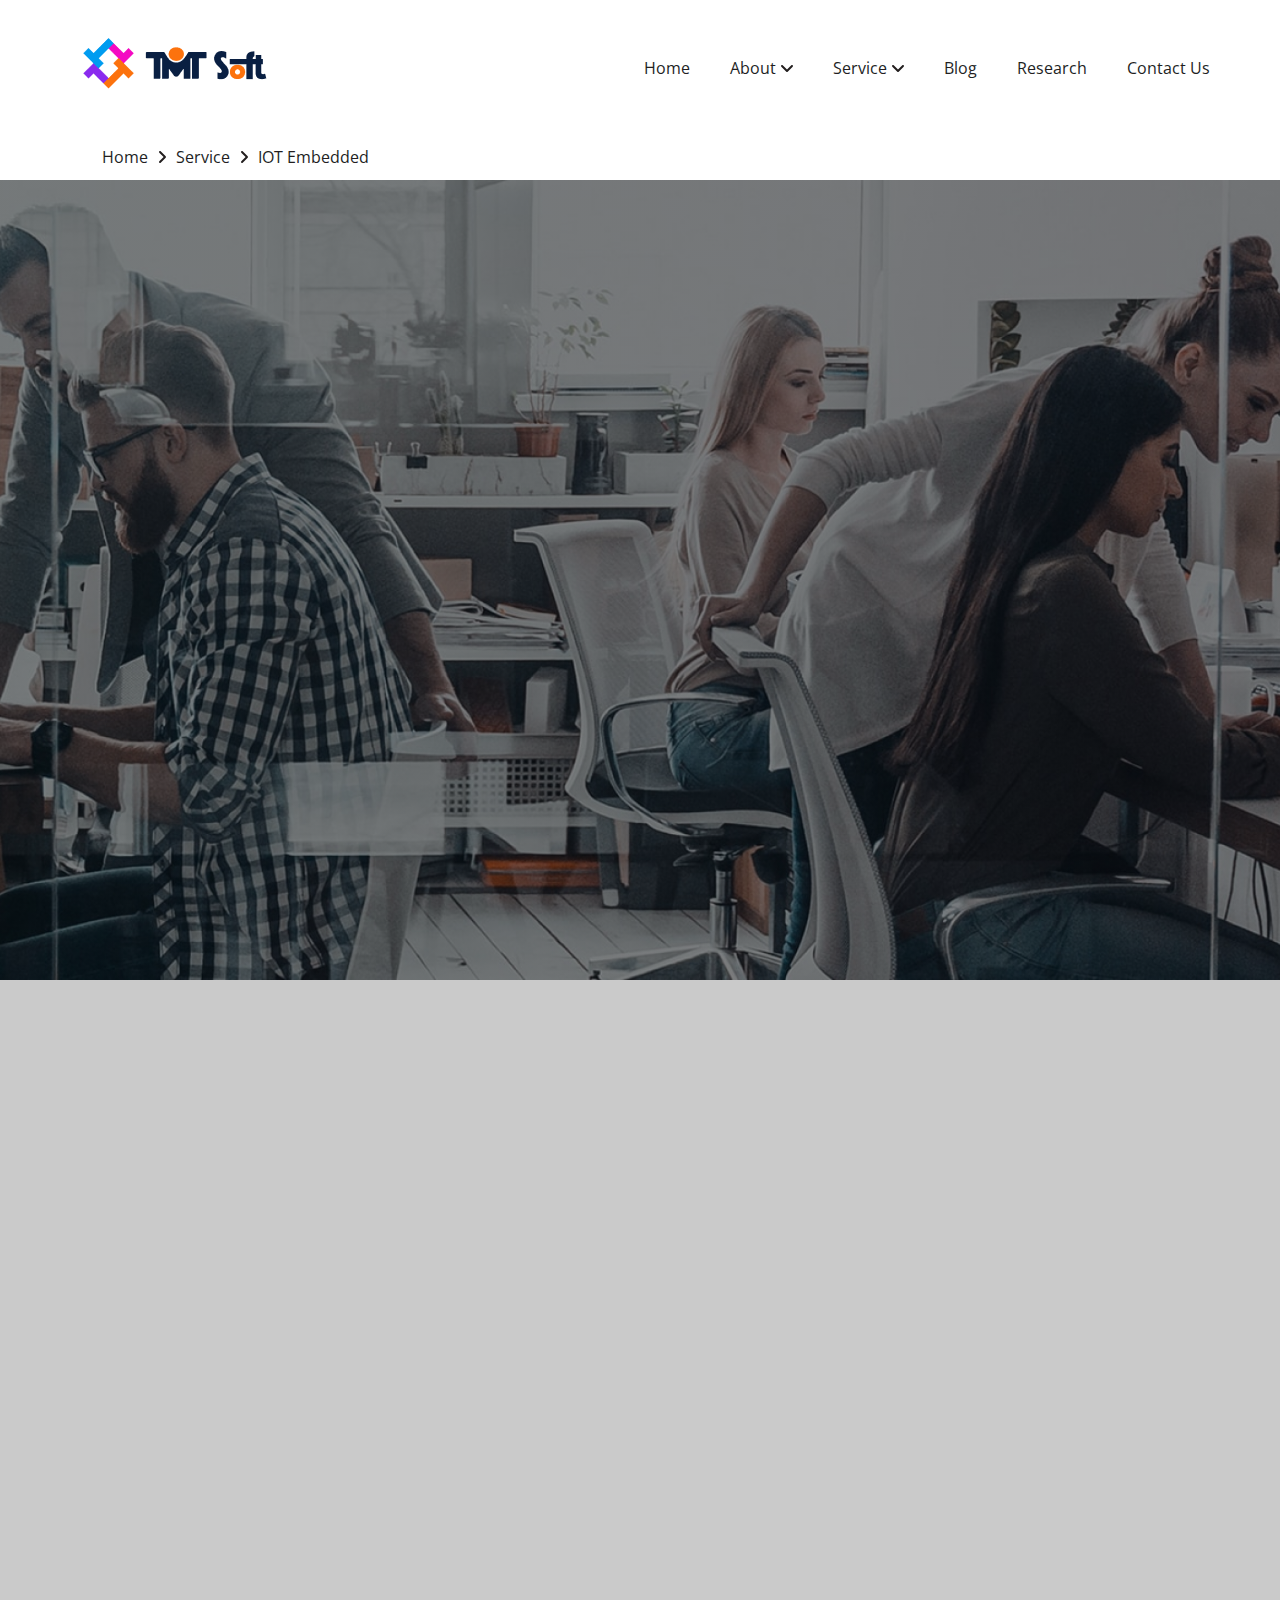
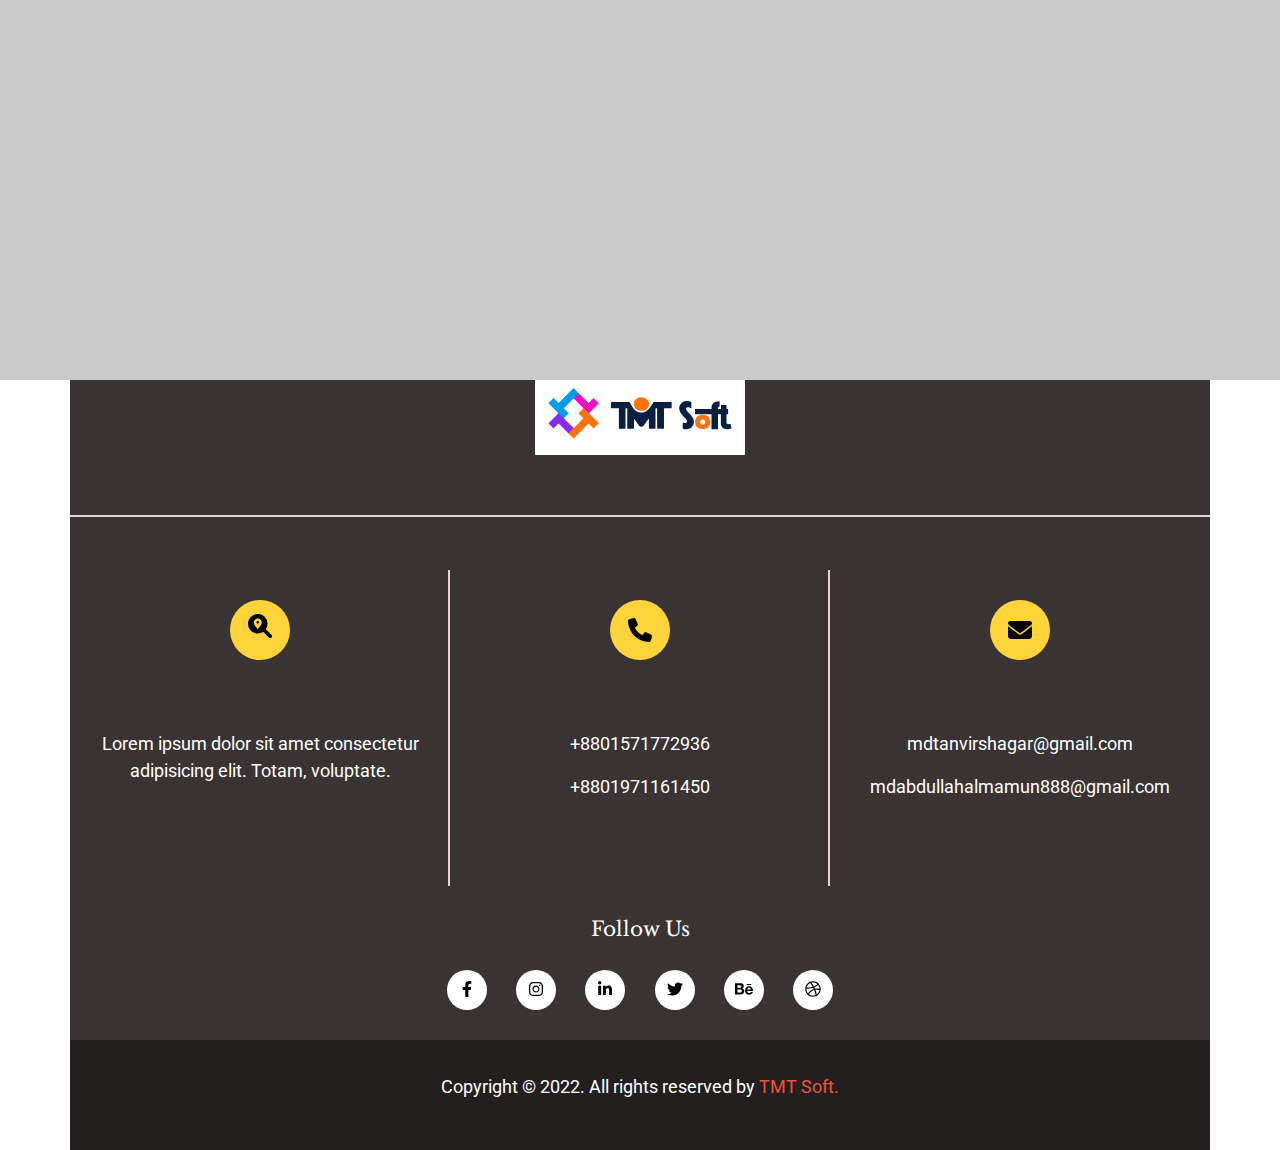
<file: iot.html>
<!DOCTYPE html>
<html lang="en">
  <head>
    <meta charset="UTF-8" />
    <meta http-equiv="X-UA-Compatible" content="IE=edge" />
    <meta name="viewport" content="width=device-width, initial-scale=1.0" />
    <title>TMT Soft- IOT</title>
    <link rel="shortcut icon" href="images/favicon.png" type="image/x-icon" />
    <link
      href="https://fonts.googleapis.com/css2?family=Libre+Baskerville:wght@400;700&family=Open+Sans:wght@300;400;500;600;700;800&family=Roboto:wght@100;300;400;500;700;900&display=swap"
      rel="stylesheet"
    />
    <link rel="stylesheet" href="css/all.min.css" />
    <link rel="stylesheet" href="css/bootstrap.min.css" />
    <link rel="stylesheet" href="css/slick.css" />
    <link rel="stylesheet" href="css/style.css" />
    <link rel="stylesheet" href="css/media.css" />
  </head>

  <body>
     <!--=====================================================
        |   |   |   |   NAVBAR PART START| |   |   |   |
    =========================================================-->
    <nav class="navbar navbar-expand-lg mobile-menu">
      <div class="container nav-content">
          <a class="navbar-brand" href="index.html">
              <img src="images/logo.png" alt="logo">
          </a>
          <button class="navbar-toggler d-none" type="button" data-bs-toggle="collapse"
              data-bs-target="#navbarSupportedContent" aria-controls="navbarSupportedContent" aria-expanded="false"
              aria-label="Toggle navigation">
              <span class="navbar-toggler-icon"></span>
          </button>
          <div class="collapse navbar-collapse d-none d-lg-block" id="navbarSupportedContent">
              <ul class="navbar-nav ms-auto mb-2 mb-lg-0">
                  <li class="nav-item">
                      <a class="nav-link" href="index.html">Home</a>
                  </li>
                  <li class="nav-item">
                      <a class="nav-link" href="about.html">about<i class="fa-solid fa-angle-down"></i></a>
                      <!-- mega menu start -->
                      <div class="row mega-menu">
                          <div class="col-lg-4 mega-coloum">
                              <div class="about-company">
                                  <h3 class="text-center">about company</h3>
                                  <ul>
                                      <li>
                                          <a href="client.html">client</a>
                                      </li>
                                      <li>
                                          <a href="leadership.html">leadership</a>
                                      </li>
                                  </ul>
                              </div>
                          </div>
                          <div class="col-lg-4 mega-coloum">
                              <div class="about-company">
                                  <h3 class="text-center">approach</h3>
                                  <ul>
                                      <li>
                                          <a href="#">privacy policy</a>
                                      </li>
                                      <li>
                                          <a href="#">terms of ose</a>
                                      </li>
                                  </ul>
                              </div>
                          </div>
                          <div class="col-lg-4 mega-coloum">
                              <div class="about-company">
                                  <h3 class="text-center">join us</h3>
                                  <ul>
                                      <li>
                                          <a href="team.html">join our team</a>
                                      </li>
                                      <li>
                                          <a href="#">intern</a>
                                      </li>
                                  </ul>
                              </div>
                          </div>
                      </div>
                      <!-- mega menu end -->
                  </li>
                  <li class="nav-item">
                      <a class="nav-link" href="#">service<i class="fa-solid fa-angle-down"></i></a>
                      <!-- drop down menu start -->
                      <ul class="drop-down">
                          <li>
                              <a href="app-development.html">app development</a>
                          </li>
                          <li>
                              <a href="#">artificial intelligence</a>
                          </li>
                          <li>
                              <a href="data-analysis.html">data analysis</a>
                          </li>
                          <li>
                              <a href="web-development.html">web development</a>
                          </li>
                          <li>
                              <a href="ecommerce.html">ecommerce</a>
                          </li>
                          <li>
                              <a href="iot.html">IOT embedded</a>
                          </li>
                      </ul>
                      <!-- drop down menu end -->
                  </li>
                  <li class="nav-item">
                      <a class="nav-link" href="#">blog</a>
                  </li>
                  <li class="nav-item">
                      <a class="nav-link" href="#">research</a>
                  </li>
                  <li class="nav-item">
                      <a class="nav-link" href="#">contact us</a>
                  </li>
              </ul>
          </div>
           <!-- custom menu bar start -->
    <div class="bars d-flex align-items-center justify-content-center d-block d-lg-none">
      <div class="bar-line line-one"></div>
      <div class="bar-line line-two"></div>
      <div class="bar-line line-three"></div>
    </div>
    <!-- custom menu bar end -->
    <!-- mobile accordion menu end -->
    <div id="mobile-menu" class="d-block d-lg-none">
      <div class="accordion" id="port-accordion">
          <div class="accordion-item">
              <h2 class="accordion-header">
                  <a href="index.html" class="accor-button collapsed">
                            Home
                        </a>
                </h2>
          </div>
          <div class="accordion-item">
            <h2 class="accordion-header" id="accordion-header-one">
              <a href="about.html" class="accordion-button collapsed" type="button" data-bs-toggle="collapse" data-bs-target="#collapse-one" aria-expanded="false" aria-controls="collapse-one">
                       about
                    </a>
            </h2>
            <div id="collapse-one" class="accordion-collapse collapse" aria-labelledby="accordion-header-one" data-bs-parent="#port-accordion">
              <div class="accordion-body" data-hotspot="1">
                <div class="accordion" id="country-accordion-one">
                  <div class="accordion-item" id="accordion-item-canada">
                    <h2 class="accordion-header" id="accordion-header-canada">
                      <a href="#" class="accordion-button collapsed" type="button" data-bs-toggle="collapse" data-bs-target="#collapse-canada" aria-expanded="false" aria-controls="collapse-canada">about company</a>
                    </h2>
                    <div id="collapse-canada" class="accordion-collapse collapse" aria-labelledby="accordion-header-canada" data-bs-parent="#country-accordion-one" >
                      <div class="accordion-body">
                        <p><a href="client.html">clients</a></p>
                      </div>
                      <div class="accordion-body">
                        <p><a href="leadership.html">leadership</a></p>
                      </div>
                    </div>
                  </div>
                  <div class="accordion-item" id="accordion-item-mexico">
                    <h2 class="accordion-header" id="accordion-header-mexico">
                      <a href="#" class="accordion-button collapsed" type="button" data-bs-toggle="collapse" data-bs-target="#collapse-mexico" aria-expanded="false" aria-controls="collapse-mexico">approach</a>
                    </h2>
                    <div id="collapse-mexico" class="accordion-collapse collapse" aria-labelledby="accordion-header-mexico" data-bs-parent="#country-accordion-one" >
                      <div class="accordion-body">
                        <p><a href="#">privacy policy</a></p>
                      </div>
                      <div class="accordion-body">
                        <p><a href="#">term of use</a></p>
                      </div>
                    </div>
                  </div>
                  <div class="accordion-item" id="accordion-item-united-states-of-america">
                    <h2 class="accordion-header" id="accordion-header-united-states-of-america">
                      <a href="#" class="accordion-button collapsed" type="button" data-bs-toggle="collapse" data-bs-target="#collapse-united-states-of-america" aria-expanded="false" aria-controls="collapse-united-states-of-america">Others Solution</a>
                    </h2>
                    <div id="collapse-united-states-of-america" class="accordion-collapse collapse" aria-labelledby="accordion-header-united-states-of-america" data-bs-parent="#country-accordion-one">
                      <div class="accordion-body">
                        <p><a href="team.html">join our team</a></p>
                      </div>
                      <div class="accordion-body">
                        <p><a href="#">intern</a></p>
                      </div>
                    </div>
                  </div>
                </div>
              </div>
            </div>
          </div>
        
          <div class="accordion-item">
            <h2 class="accordion-header" id="accordion-header-two">
              <a href="#" class="accordion-button collapsed" type="button" data-bs-toggle="collapse" data-bs-target="#collapse-two" aria-expanded="true" aria-controls="collapse-two">
                        service
                    </a>
            </h2>
            <div id="collapse-two" class="accordion-collapse collapse" aria-labelledby="accordion-header-two" data-bs-parent="#port-accordion" >
              <div class="accordion-body" data-hotspot="2">
                <div class="accordion" id="country-accordion-two">
                  <div class="accordion-item" id="accordion-item-service1">
                      <h2 class="accordion-header">
                          <a href="app-development.html" class="accor-button accor-dot collapsed">
                                    app development
                                </a>
                        </h2>
                  </div>
                  <div class="accordion-item" id="accordion-item-service2">
                      <h2 class="accordion-header">
                          <a href="#" class="accor-button accor-dot collapsed">
                                    artificial intiligence
                                </a>
                        </h2>
                  </div>
                  <div class="accordion-item" id="accordion-item-service3">
                      <h2 class="accordion-header">
                          <a href="data-analysis.html" class="accor-button accor-dot collapsed">
                                  data analysis
                                </a>
                        </h2>
                  </div>
                  <div class="accordion-item" id="accordion-item-service4">
                      <h2 class="accordion-header">
                          <a href="web-development.html" class="accor-button accor-dot collapsed">
                                    web development
                                </a>
                        </h2>
                  </div>
                  <div class="accordion-item" id="accordion-item-service5">
                      <h2 class="accordion-header">
                          <a href="ecommerce.html" class="accor-button accor-dot collapsed">
                                   ecommerce
                                </a>
                        </h2>
                  </div>
                  <div class="accordion-item" id="accordion-item-service6">
                      <h2 class="accordion-header">
                          <a href="iot.html" class="accor-button accor-dot collapsed">
                                  IOT embedded
                                </a>
                        </h2>
                  </div>
                </div>
              </div>
            </div>
          </div>
          <div class="accordion-item">
              <h2 class="accordion-header">
                  <a href="#" class="accor-button collapsed">
                           blog
                        </a>
                </h2>
          </div>
          <div class="accordion-item">
              <h2 class="accordion-header">
                  <a href="#" class="accor-button collapsed">
                            research
                        </a>
                </h2>
          </div>
          <div class="accordion-item">
              <h2 class="accordion-header">
                  <a href="#" class="accor-button collapsed">
                            Contact us
                        </a>
                </h2>
          </div>
        </div>
     </div>
    <!--mobile accordion  menu end -->
      </div>
  </nav>
  <!--=====================================================
      |   |   |   |   NAVBAR PART END| |   |   |   |
  =========================================================-->

  <!--=====================================================
      |   |   |   |   PAGE LINK PART STAR| |   |   |   |
  =========================================================-->
  <section id="page-link-up">
      <div class="container">
          <div class="row">
              <div class="col-lg-6">
                  <div class="page-linkup">
                      <a href="index.html">Home</a>
                      <span><i class="fa-solid fa-angle-right"></i></span>
                      <a href="#">Service</a>
                      <span><i class="fa-solid fa-angle-right"></i></span>
                      <a href="iot.html">IOT Embedded</a>
                  </div>
              </div>
          </div>
      </div>
  </section>
  <!--=====================================================
      |   |   |   |   PAGE LINK PART END| |   |   |   |
  =========================================================-->



    <!--=====================================================
        |   |   |   |   IOT BANNER PART START| |   |   |   |
    =========================================================-->
    <section id="iot-banner">
      <div class="container">
        <div class="row"></div>
      </div>
    </section>
    <!--=====================================================
        |   |   |   |   IOT BANNER PART END| |   |   |   |
    =========================================================-->


    <!--=====================================================
        |   |   |   |   IOT CONTENT PART START| |   |   |   |
    =========================================================-->
    <section id="iot-content">

    </section>
    <!--=====================================================
        |   |   |   |   IOT CONTENT PART END| |   |   |   |
    =========================================================-->

    <!--=====================================================
        |   |   |   |   FOOTER PART START| |   |   |   |
    =========================================================-->
    <section id="footer">
      <div class="container footer-container">
        <div class="row">
          <div class="col-lg-4 m-auto">
            <div class="footer-header text-center">
              <img src="images/footer-logo.jpg" alt="logo" />
            </div>
          </div>
        </div>
        <div class="row">
          <div class="col-md-4 footer-clm">
            <div class="footer-item d-flex text-center">
              <div class="footer-icon">
                <i class="fa-solid fa-magnifying-glass-location"></i>
              </div>

              <p>
                Lorem ipsum dolor sit amet consectetur adipisicing elit. Totam,
                voluptate.
              </p>
            </div>
          </div>
          <div class="col-md-4 footer-clm">
            <div class="footer-item d-flex text-center">
              <div
                class="footer-icon d-flex justify-content-center align-items-center"
              >
                <i class="fa-solid fa-phone"></i>
              </div>
              <p>+8801571772936</p>
              <p>+8801971161450</p>
            </div>
          </div>
          <div class="col-md-4 footer-clm">
            <div class="footer-item d-flex text-center">
              <div
                class="footer-icon d-flex justify-content-center align-items-center"
              >
                <i class="fa-solid fa-envelope"></i>
              </div>
              <p>mdtanvirshagar@gmail.com</p>
              <p>mdabdullahalmamun888@gmail.com</p>
            </div>
          </div>
        </div>
        <div class="row">
          <div class="col-lg-6 m-auto">
            <div class="social-link-head text-center">
              <h4>follow us</h4>
            </div>
            <div class="social-link text-center">
              <a href="#"><i class="fa-brands fa-facebook-f"></i></a>
              <a href="#"><i class="fa-brands fa-instagram"></i></a>
              <a href="#"><i class="fa-brands fa-linkedin-in"></i></a>
              <a href="#"><i class="fa-brands fa-twitter"></i></a>
              <a href="#"><i class="fa-brands fa-behance"></i></a>
              <a href="#"><i class="fa-brands fa-dribbble"></i></a>
            </div>
          </div>
        </div>
      </div>
    </section>
    <!--=====================================================
        |   |   |   |   FOOTER PART END| |   |   |   |
    =========================================================-->

    <!--=====================================================
        |   |   |   |   COPYRIGHT PART START| |   |   |   |
    =========================================================-->
    <section id="copyright">
      <div class="container copy-container">
        <div class="row">
          <div class="col-lg-6 m-auto">
            <div class="copy-item text-center">
              <p>
                Copyright &copy; 2022. All rights reserved by
                <span>TMT Soft.</span>
              </p>
            </div>
          </div>
        </div>
      </div>
    </section>
    <!--=====================================================
        |   |   |   |   COPYRIGHT PART END| |   |   |   |
    =========================================================-->

    <!--=====================================================
        |   |   |   |   BACK TO TOP PART END| |   |   |   |
    =========================================================-->
    <div class="back-to-top">
      <i class="fa-solid fa-angles-up"></i>
    </div>
    <!--=====================================================
        |   |   |   |   BACK TO TOP PART END| |   |   |   |
    =========================================================-->

    <!--=====================================================
        |   |   |   |   JAVASCRIPT LINK START| |   |   |   |
    =========================================================-->
    <script src="js/jquery-1.12.4.min.js"></script>
    <script src="js/all.min.js"></script>
    <script src="js/bootstrap.bundle.min.js"></script>
    <script src="js/slick.min.js"></script>
    <script src="js/script.js"></script>
    <!--=====================================================
        |   |   |   |   JAVASCRIPT LINK END| |   |   |   |
    =========================================================-->
  </body>
</html>
</file>
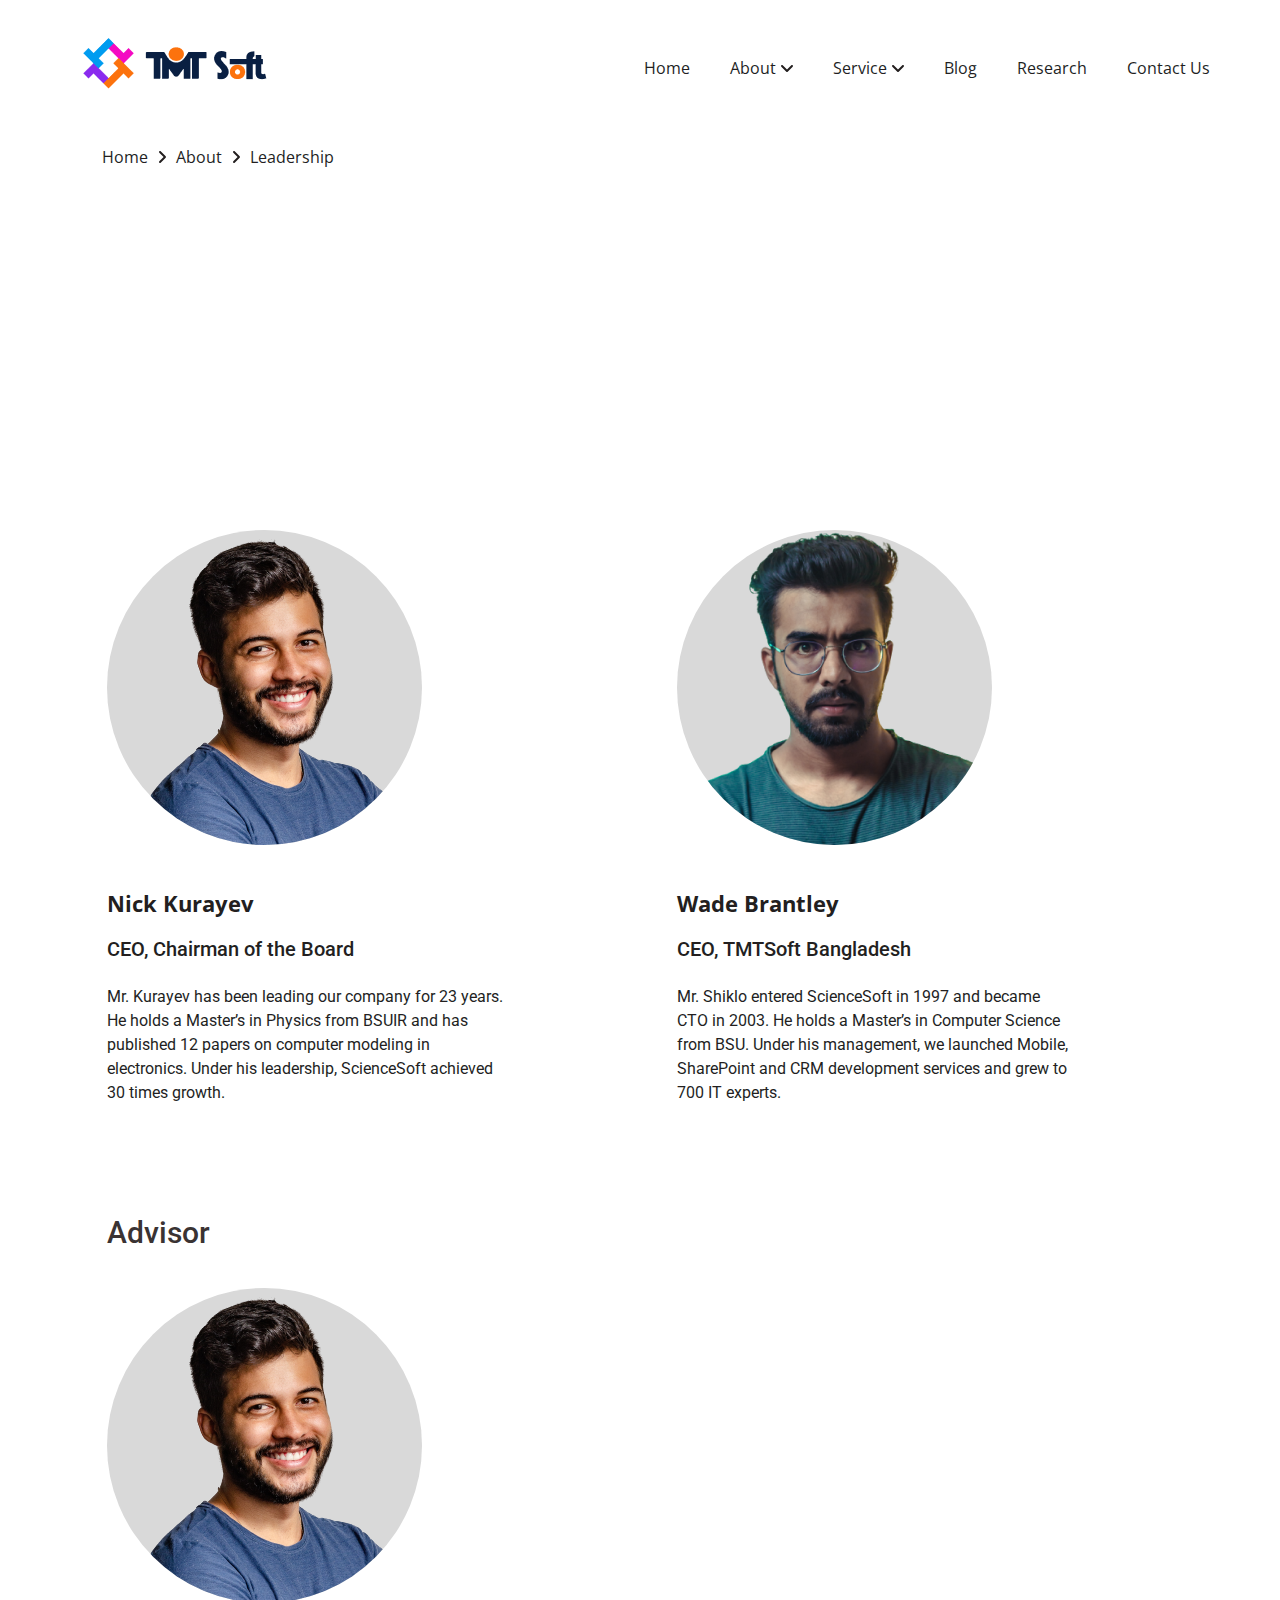
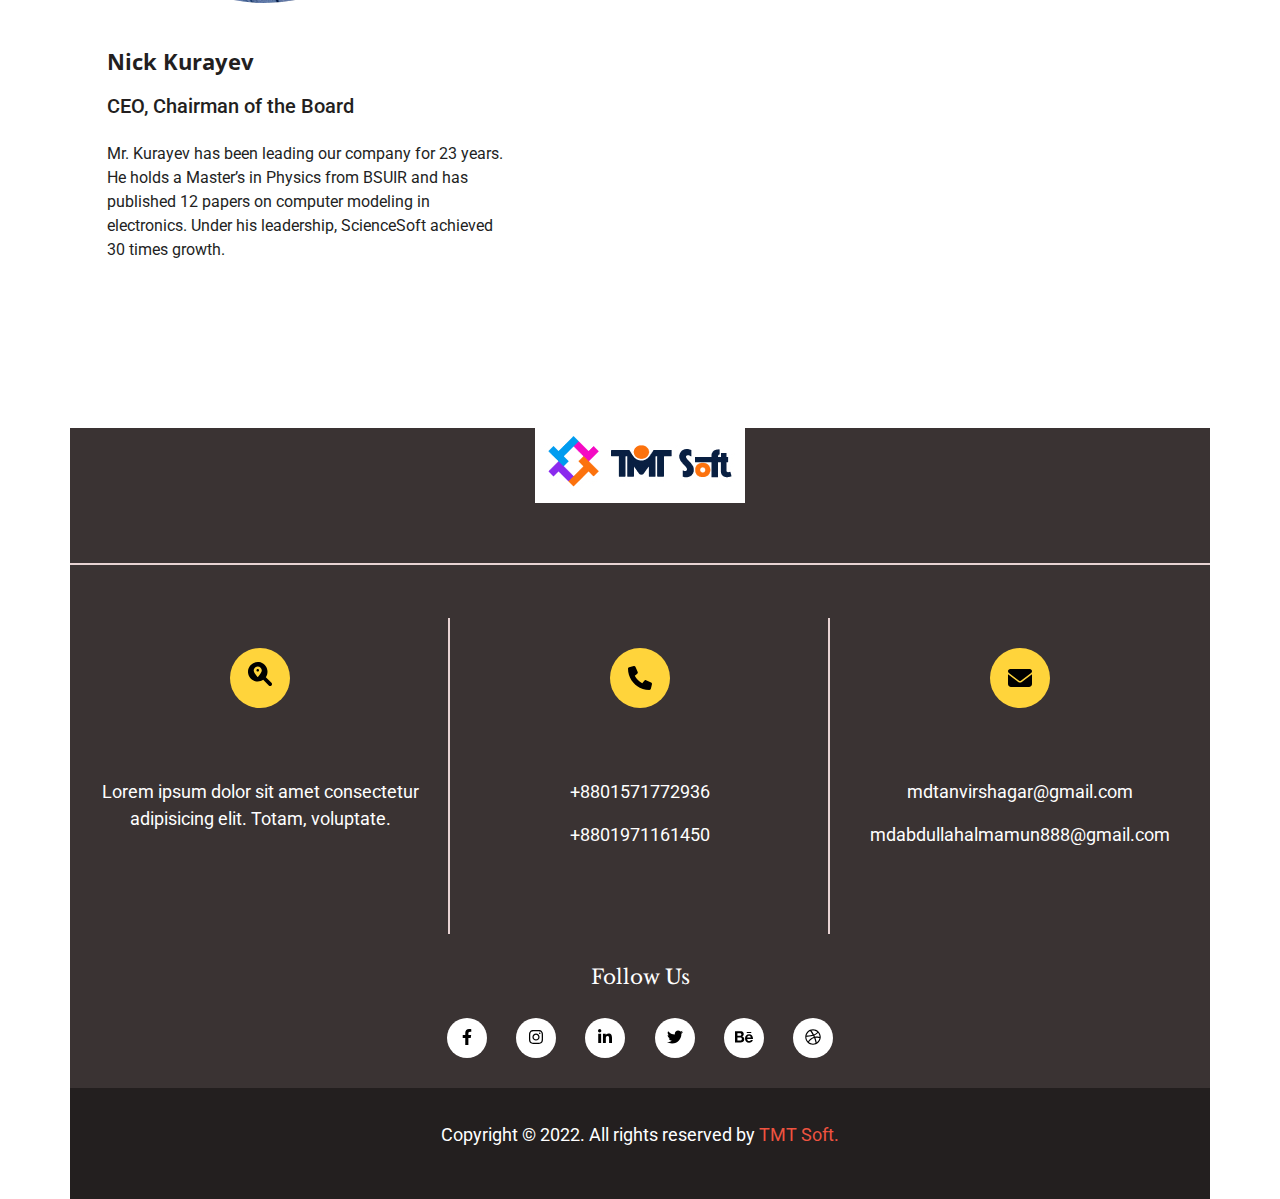
<file: leadership.html>
<!DOCTYPE html>
<html lang="en">
  <head>
    <meta charset="UTF-8" />
    <meta http-equiv="X-UA-Compatible" content="IE=edge" />
    <meta name="viewport" content="width=device-width, initial-scale=1.0" />
    <title>TMT Soft-Leadership</title>
    <link rel="shortcut icon" href="images/favicon.png" type="image/x-icon" />
    <link
      href="https://fonts.googleapis.com/css2?family=Libre+Baskerville:wght@400;700&family=Open+Sans:wght@300;400;500;600;700;800&family=Roboto:wght@100;300;400;500;700;900&display=swap"
      rel="stylesheet"
    />
    <link rel="stylesheet" href="css/all.min.css" />
    <link rel="stylesheet" href="css/bootstrap.min.css" />
    <link rel="stylesheet" href="css/slick.css" />
    <link rel="stylesheet" href="css/style.css" />
    <link rel="stylesheet" href="css/media.css" />
  </head>

  <body>

     <!--=====================================================
        |   |   |   |   NAVBAR PART START| |   |   |   |
    =========================================================-->
    <nav class="navbar navbar-expand-lg mobile-menu">
      <div class="container nav-content">
          <a class="navbar-brand" href="index.html">
              <img src="images/logo.png" alt="logo">
          </a>
          <button class="navbar-toggler d-none" type="button" data-bs-toggle="collapse"
              data-bs-target="#navbarSupportedContent" aria-controls="navbarSupportedContent" aria-expanded="false"
              aria-label="Toggle navigation">
              <span class="navbar-toggler-icon"></span>
          </button>
          <div class="collapse navbar-collapse d-none d-lg-block" id="navbarSupportedContent">
              <ul class="navbar-nav ms-auto mb-2 mb-lg-0">
                  <li class="nav-item">
                      <a class="nav-link" href="index.html">Home</a>
                  </li>
                  <li class="nav-item">
                      <a class="nav-link" href="about.html">about<i class="fa-solid fa-angle-down"></i></a>
                      <!-- mega menu start -->
                      <div class="row mega-menu">
                          <div class="col-lg-4 mega-coloum">
                              <div class="about-company">
                                  <h3 class="text-center">about company</h3>
                                  <ul>
                                      <li>
                                          <a href="client.html">client</a>
                                      </li>
                                      <li>
                                          <a href="leadership.html">leadership</a>
                                      </li>
                                  </ul>
                              </div>
                          </div>
                          <div class="col-lg-4 mega-coloum">
                              <div class="about-company">
                                  <h3 class="text-center">approach</h3>
                                  <ul>
                                      <li>
                                          <a href="#">privacy policy</a>
                                      </li>
                                      <li>
                                          <a href="#">terms of ose</a>
                                      </li>
                                  </ul>
                              </div>
                          </div>
                          <div class="col-lg-4 mega-coloum">
                              <div class="about-company">
                                  <h3 class="text-center">join us</h3>
                                  <ul>
                                      <li>
                                          <a href="team.html">join our team</a>
                                      </li>
                                      <li>
                                          <a href="#">intern</a>
                                      </li>
                                  </ul>
                              </div>
                          </div>
                      </div>
                      <!-- mega menu end -->
                  </li>
                  <li class="nav-item">
                      <a class="nav-link" href="#">service<i class="fa-solid fa-angle-down"></i></a>
                      <!-- drop down menu start -->
                      <ul class="drop-down">
                          <li>
                              <a href="app-development.html">app development</a>
                          </li>
                          <li>
                              <a href="#">artificial intelligence</a>
                          </li>
                          <li>
                              <a href="data-analysis.html">data analysis</a>
                          </li>
                          <li>
                              <a href="web-development.html">web development</a>
                          </li>
                          <li>
                              <a href="ecommerce.html">ecommerce</a>
                          </li>
                          <li>
                              <a href="iot.html">IOT embedded</a>
                          </li>
                      </ul>
                      <!-- drop down menu end -->
                  </li>
                  <li class="nav-item">
                      <a class="nav-link" href="#">blog</a>
                  </li>
                  <li class="nav-item">
                      <a class="nav-link" href="#">research</a>
                  </li>
                  <li class="nav-item">
                      <a class="nav-link" href="#">contact us</a>
                  </li>
              </ul>
          </div>
           <!-- custom menu bar start -->
    <div class="bars d-flex align-items-center justify-content-center d-block d-lg-none">
      <div class="bar-line line-one"></div>
      <div class="bar-line line-two"></div>
      <div class="bar-line line-three"></div>
    </div>
    <!-- custom menu bar end -->
    <!-- mobile accordion menu end -->
    <div id="mobile-menu" class="d-block d-lg-none">
      <div class="accordion" id="port-accordion">
          <div class="accordion-item">
              <h2 class="accordion-header">
                  <a href="index.html" class="accor-button collapsed">
                            Home
                        </a>
                </h2>
          </div>
          <div class="accordion-item">
            <h2 class="accordion-header" id="accordion-header-one">
              <a href="about.html" class="accordion-button collapsed" type="button" data-bs-toggle="collapse" data-bs-target="#collapse-one" aria-expanded="false" aria-controls="collapse-one">
                       about
                    </a>
            </h2>
            <div id="collapse-one" class="accordion-collapse collapse" aria-labelledby="accordion-header-one" data-bs-parent="#port-accordion">
              <div class="accordion-body" data-hotspot="1">
                <div class="accordion" id="country-accordion-one">
                  <div class="accordion-item" id="accordion-item-canada">
                    <h2 class="accordion-header" id="accordion-header-canada">
                      <a href="#" class="accordion-button collapsed" type="button" data-bs-toggle="collapse" data-bs-target="#collapse-canada" aria-expanded="false" aria-controls="collapse-canada">about company</a>
                    </h2>
                    <div id="collapse-canada" class="accordion-collapse collapse" aria-labelledby="accordion-header-canada" data-bs-parent="#country-accordion-one" >
                      <div class="accordion-body">
                        <p><a href="client.html">clients</a></p>
                      </div>
                      <div class="accordion-body">
                        <p><a href="leadership.html">leadership</a></p>
                      </div>
                    </div>
                  </div>
                  <div class="accordion-item" id="accordion-item-mexico">
                    <h2 class="accordion-header" id="accordion-header-mexico">
                      <a href="#" class="accordion-button collapsed" type="button" data-bs-toggle="collapse" data-bs-target="#collapse-mexico" aria-expanded="false" aria-controls="collapse-mexico">approach</a>
                    </h2>
                    <div id="collapse-mexico" class="accordion-collapse collapse" aria-labelledby="accordion-header-mexico" data-bs-parent="#country-accordion-one" >
                      <div class="accordion-body">
                        <p><a href="#">privacy policy</a></p>
                      </div>
                      <div class="accordion-body">
                        <p><a href="#">term of use</a></p>
                      </div>
                    </div>
                  </div>
                  <div class="accordion-item" id="accordion-item-united-states-of-america">
                    <h2 class="accordion-header" id="accordion-header-united-states-of-america">
                      <a href="#" class="accordion-button collapsed" type="button" data-bs-toggle="collapse" data-bs-target="#collapse-united-states-of-america" aria-expanded="false" aria-controls="collapse-united-states-of-america">Others Solution</a>
                    </h2>
                    <div id="collapse-united-states-of-america" class="accordion-collapse collapse" aria-labelledby="accordion-header-united-states-of-america" data-bs-parent="#country-accordion-one">
                      <div class="accordion-body">
                        <p><a href="team.html">join our team</a></p>
                      </div>
                      <div class="accordion-body">
                        <p><a href="#">intern</a></p>
                      </div>
                    </div>
                  </div>
                </div>
              </div>
            </div>
          </div>
        
          <div class="accordion-item">
            <h2 class="accordion-header" id="accordion-header-two">
              <a href="#" class="accordion-button collapsed" type="button" data-bs-toggle="collapse" data-bs-target="#collapse-two" aria-expanded="true" aria-controls="collapse-two">
                        service
                    </a>
            </h2>
            <div id="collapse-two" class="accordion-collapse collapse" aria-labelledby="accordion-header-two" data-bs-parent="#port-accordion" >
              <div class="accordion-body" data-hotspot="2">
                <div class="accordion" id="country-accordion-two">
                  <div class="accordion-item" id="accordion-item-service1">
                      <h2 class="accordion-header">
                          <a href="app-development.html" class="accor-button accor-dot collapsed">
                                    app development
                                </a>
                        </h2>
                  </div>
                  <div class="accordion-item" id="accordion-item-service2">
                      <h2 class="accordion-header">
                          <a href="#" class="accor-button accor-dot collapsed">
                                    artificial intiligence
                                </a>
                        </h2>
                  </div>
                  <div class="accordion-item" id="accordion-item-service3">
                      <h2 class="accordion-header">
                          <a href="data-analysis.html" class="accor-button accor-dot collapsed">
                                  data analysis
                                </a>
                        </h2>
                  </div>
                  <div class="accordion-item" id="accordion-item-service4">
                      <h2 class="accordion-header">
                          <a href="web-development.html" class="accor-button accor-dot collapsed">
                                    web development
                                </a>
                        </h2>
                  </div>
                  <div class="accordion-item" id="accordion-item-service5">
                      <h2 class="accordion-header">
                          <a href="ecommerce.html" class="accor-button accor-dot collapsed">
                                   ecommerce
                                </a>
                        </h2>
                  </div>
                  <div class="accordion-item" id="accordion-item-service6">
                      <h2 class="accordion-header">
                          <a href="iot.html" class="accor-button accor-dot collapsed">
                                  IOT embedded
                                </a>
                        </h2>
                  </div>
                </div>
              </div>
            </div>
          </div>
          <div class="accordion-item">
              <h2 class="accordion-header">
                  <a href="#" class="accor-button collapsed">
                           blog
                        </a>
                </h2>
          </div>
          <div class="accordion-item">
              <h2 class="accordion-header">
                  <a href="#" class="accor-button collapsed">
                            research
                        </a>
                </h2>
          </div>
          <div class="accordion-item">
              <h2 class="accordion-header">
                  <a href="#" class="accor-button collapsed">
                            Contact us
                        </a>
                </h2>
          </div>
        </div>
     </div>
    <!--mobile accordion  menu end -->
      </div>
  </nav>
  <!--=====================================================
      |   |   |   |   NAVBAR PART END| |   |   |   |
  =========================================================-->

  <!--=====================================================
      |   |   |   |   PAGE LINK PART STAR| |   |   |   |
  =========================================================-->
  <section id="page-link-up">
      <div class="container">
          <div class="row">
              <div class="col-lg-6">
                  <div class="page-linkup">
                      <a href="index.html">Home</a>
                      <span><i class="fa-solid fa-angle-right"></i></span>
                      <a href="about.html">About</a>
                      <span><i class="fa-solid fa-angle-right"></i></span>
                      <a href="leadership.html">Leadership</a>
                  </div>
              </div>
          </div>
      </div>
  </section>
  <!--=====================================================
      |   |   |   |   PAGE LINK PART END| |   |   |   |
  =========================================================-->



    <!--=====================================================
        |   |   |   |   LEADERSHIP PART START| |   |   |   |
    =========================================================-->
    <section id="leadership-team">
      <div class="container">
        <div class="row">
          <div class="col-lg-6">
            <div class="leader-wrapper">
              <div class="leader-pic">
                <img src="images/leadership1.png" alt="leader1" class="w-100 img-fluid" />
              </div>
              <div class="leader-item">
                <h3>Nick Kurayev</h3>
                <h5>CEO, Chairman of the Board</h5>
                <p>
                  Mr. Kurayev has been leading our company for 23 years. He
                  holds a Master’s in Physics from BSUIR and has published 12
                  papers on computer modeling in electronics. Under his
                  leadership, ScienceSoft achieved 30 times growth.
                </p>
              </div>
            </div>
          </div>
          <div class="col-lg-6">
            <div class="leader-wrapper">
              <div class="leader-pic">
                <img src="images/leadership2.png" alt="leader2" class="w-100 img-fluid" />
              </div>
              <div class="leader-item">
                <h3>Wade Brantley</h3>
                <h5>CEO, TMTSoft Bangladesh</h5>
                <p>
                    Mr. Shiklo entered ScienceSoft in 1997 and became CTO in 
                    2003. He holds a Master’s in Computer Science from BSU. 
                    Under his management, we launched Mobile, SharePoint and 
                    CRM development services and grew to 700 IT experts.
                </p>
              </div>
            </div>
          </div>
        </div>
        <div class="row">
          <div class="col-lg-6">
            <div class="leader-wrapper">
                <h2>advisor</h2>
              <div class="leader-pic">
                <img src="images/leadership1.png" alt="leader1" class="w-100 img-fluid" />
              </div>
              <div class="leader-item">
                <h3>Nick Kurayev</h3>
                <h5>CEO, Chairman of the Board</h5>
                <p>
                  Mr. Kurayev has been leading our company for 23 years. He
                  holds a Master’s in Physics from BSUIR and has published 12
                  papers on computer modeling in electronics. Under his
                  leadership, ScienceSoft achieved 30 times growth.
                </p>
              </div>
            </div>
          </div>
        </div>
      </div>
    </section>
    <!--=====================================================
        |   |   |   |   LEADERSHIP PART END| |   |   |   |
    =========================================================-->

    <!--=====================================================
        |   |   |   |   FOOTER PART START| |   |   |   |
    =========================================================-->
    <section id="footer">
      <div class="container footer-container">
        <div class="row">
          <div class="col-lg-4 m-auto">
            <div class="footer-header text-center">
              <img src="images/footer-logo.jpg" alt="logo" />
            </div>
          </div>
        </div>
        <div class="row">
          <div class="col-md-4 footer-clm">
            <div class="footer-item d-flex text-center">
              <div class="footer-icon">
                <i class="fa-solid fa-magnifying-glass-location"></i>
              </div>

              <p>
                Lorem ipsum dolor sit amet consectetur adipisicing elit. Totam,
                voluptate.
              </p>
            </div>
          </div>
          <div class="col-md-4 footer-clm">
            <div class="footer-item d-flex text-center">
              <div
                class="footer-icon d-flex justify-content-center align-items-center"
              >
                <i class="fa-solid fa-phone"></i>
              </div>
              <p>+8801571772936</p>
              <p>+8801971161450</p>
            </div>
          </div>
          <div class="col-md-4 footer-clm">
            <div class="footer-item d-flex text-center">
              <div
                class="footer-icon d-flex justify-content-center align-items-center"
              >
                <i class="fa-solid fa-envelope"></i>
              </div>
              <p>mdtanvirshagar@gmail.com</p>
              <p>mdabdullahalmamun888@gmail.com</p>
            </div>
          </div>
        </div>
        <div class="row">
          <div class="col-lg-6 m-auto">
            <div class="social-link-head text-center">
              <h4>follow us</h4>
            </div>
            <div class="social-link text-center">
              <a href="#"><i class="fa-brands fa-facebook-f"></i></a>
              <a href="#"><i class="fa-brands fa-instagram"></i></a>
              <a href="#"><i class="fa-brands fa-linkedin-in"></i></a>
              <a href="#"><i class="fa-brands fa-twitter"></i></a>
              <a href="#"><i class="fa-brands fa-behance"></i></a>
              <a href="#"><i class="fa-brands fa-dribbble"></i></a>
            </div>
          </div>
        </div>
      </div>
    </section>
    <!--=====================================================
        |   |   |   |   FOOTER PART END| |   |   |   |
    =========================================================-->

    <!--=====================================================
        |   |   |   |   COPYRIGHT PART START| |   |   |   |
    =========================================================-->
    <section id="copyright">
      <div class="container copy-container">
        <div class="row">
          <div class="col-lg-6 m-auto">
            <div class="copy-item text-center">
              <p>
                Copyright &copy; 2022. All rights reserved by
                <span>TMT Soft.</span>
              </p>
            </div>
          </div>
        </div>
      </div>
    </section>
    <!--=====================================================
        |   |   |   |   COPYRIGHT PART END| |   |   |   |
    =========================================================-->

    <!--=====================================================
        |   |   |   |   BACK TO TOP PART END| |   |   |   |
    =========================================================-->
    <div class="back-to-top">
      <i class="fa-solid fa-angles-up"></i>
    </div>
    <!--=====================================================
        |   |   |   |   BACK TO TOP PART END| |   |   |   |
    =========================================================-->

    <!--=====================================================
        |   |   |   |   JAVASCRIPT LINK START| |   |   |   |
    =========================================================-->
    <script src="js/jquery-1.12.4.min.js"></script>
    <script src="js/all.min.js"></script>
    <script src="js/bootstrap.bundle.min.js"></script>
    <script src="js/slick.min.js"></script>
    <script src="js/script.js"></script>
    <!--=====================================================
        |   |   |   |   JAVASCRIPT LINK END| |   |   |   |
    =========================================================-->
  </body>
</html>
</file>
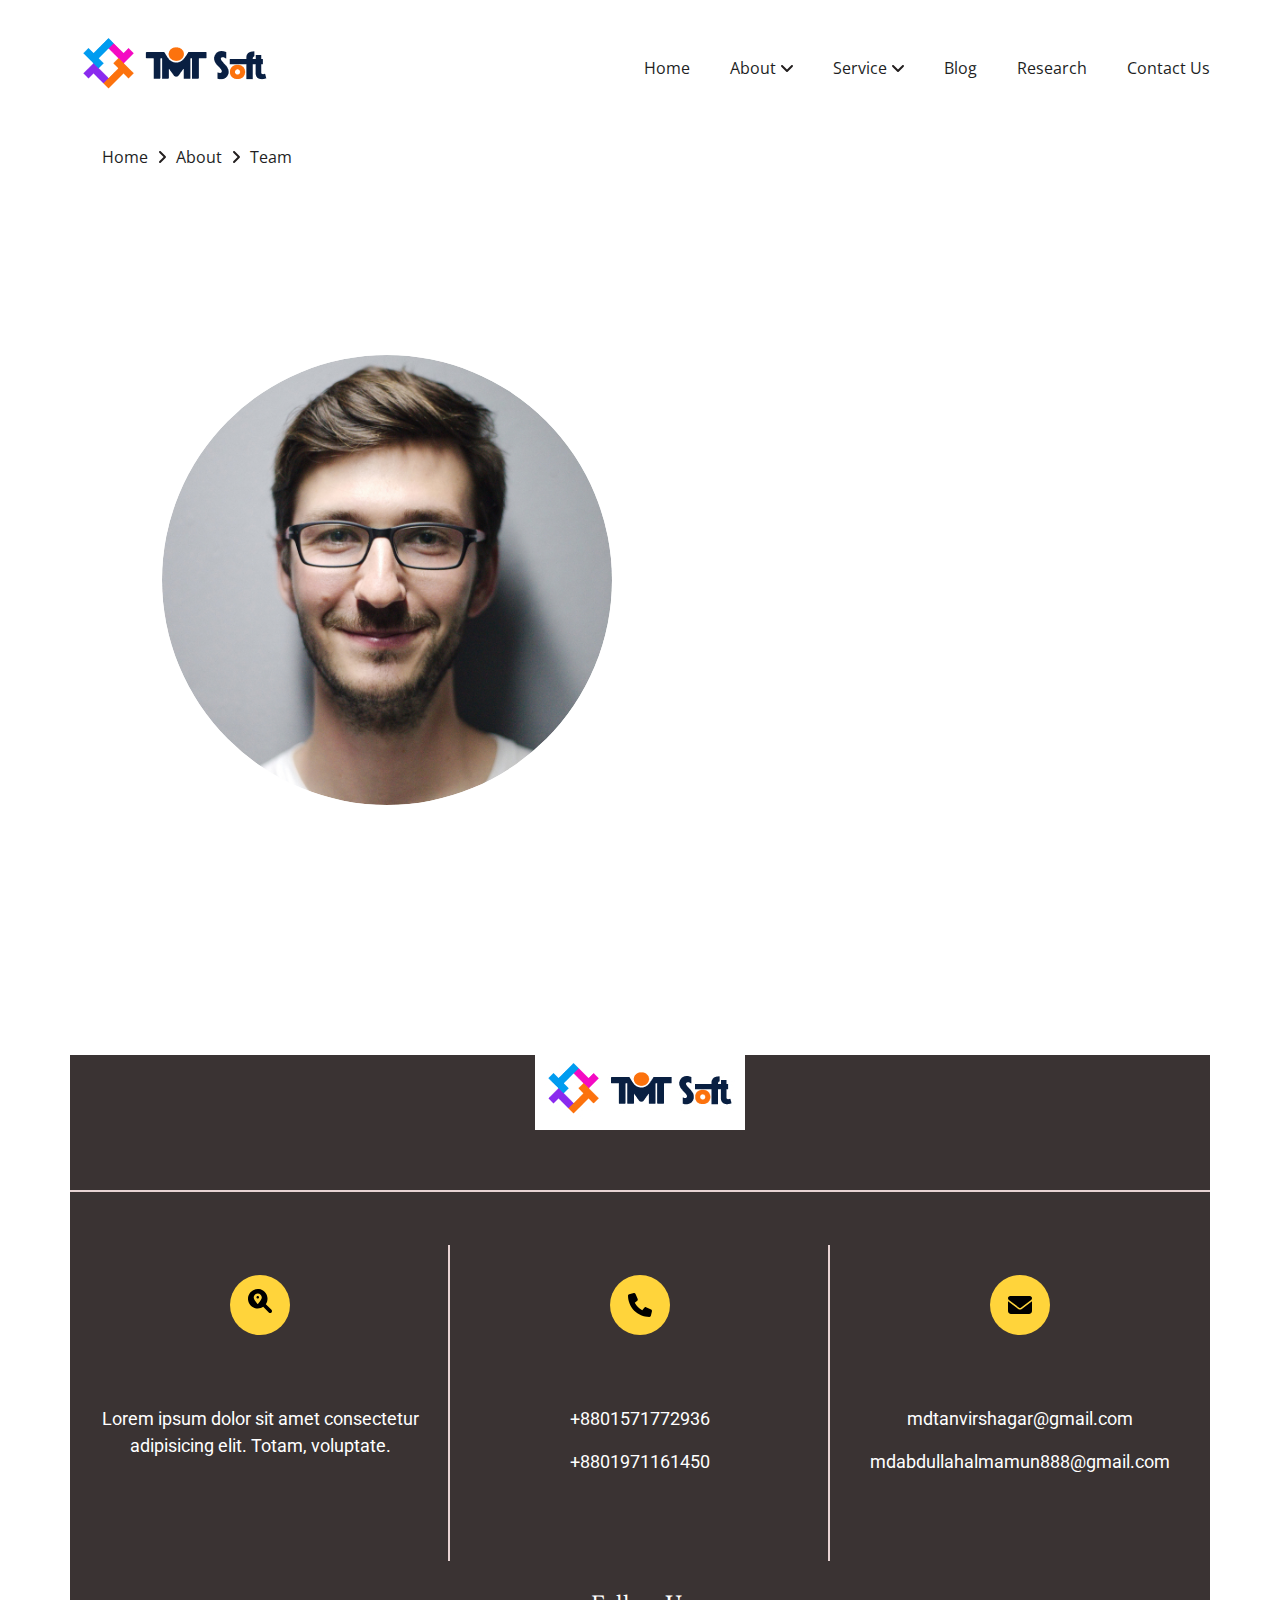
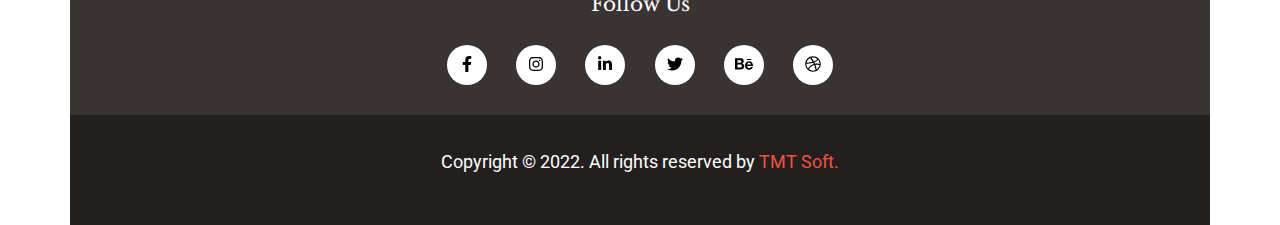
<file: team.html>
<!DOCTYPE html>
<html lang="en">

<head>
    <meta charset="UTF-8">
    <meta http-equiv="X-UA-Compatible" content="IE=edge">
    <meta name="viewport" content="width=device-width, initial-scale=1.0">
    <title>TMT Soft-Team</title>
    <link rel="shortcut icon" href="images/favicon.png" type="image/x-icon">
    <link
        href="https://fonts.googleapis.com/css2?family=Libre+Baskerville:wght@400;700&family=Open+Sans:wght@300;400;500;600;700;800&family=Roboto:wght@100;300;400;500;700;900&display=swap"
        rel="stylesheet">
    <link rel="stylesheet" href="css/all.min.css">
    <link rel="stylesheet" href="css/bootstrap.min.css">
    <link rel="stylesheet" href="css/slick.css">
    <link rel="stylesheet" href="css/style.css">
    <link rel="stylesheet" href="css/media.css">
</head>

<body>

     <!--=====================================================
        |   |   |   |   NAVBAR PART START| |   |   |   |
    =========================================================-->
    <nav class="navbar navbar-expand-lg mobile-menu">
        <div class="container nav-content">
            <a class="navbar-brand" href="index.html">
                <img src="images/logo.png" alt="logo">
            </a>
            <button class="navbar-toggler d-none" type="button" data-bs-toggle="collapse"
                data-bs-target="#navbarSupportedContent" aria-controls="navbarSupportedContent" aria-expanded="false"
                aria-label="Toggle navigation">
                <span class="navbar-toggler-icon"></span>
            </button>
            <div class="collapse navbar-collapse d-none d-lg-block" id="navbarSupportedContent">
                <ul class="navbar-nav ms-auto mb-2 mb-lg-0">
                    <li class="nav-item">
                        <a class="nav-link" href="index.html">Home</a>
                    </li>
                    <li class="nav-item">
                        <a class="nav-link" href="about.html">about<i class="fa-solid fa-angle-down"></i></a>
                        <!-- mega menu start -->
                        <div class="row mega-menu">
                            <div class="col-lg-4 mega-coloum">
                                <div class="about-company">
                                    <h3 class="text-center">about company</h3>
                                    <ul>
                                        <li>
                                            <a href="client.html">client</a>
                                        </li>
                                        <li>
                                            <a href="leadership.html">leadership</a>
                                        </li>
                                    </ul>
                                </div>
                            </div>
                            <div class="col-lg-4 mega-coloum">
                                <div class="about-company">
                                    <h3 class="text-center">approach</h3>
                                    <ul>
                                        <li>
                                            <a href="#">privacy policy</a>
                                        </li>
                                        <li>
                                            <a href="#">terms of ose</a>
                                        </li>
                                    </ul>
                                </div>
                            </div>
                            <div class="col-lg-4 mega-coloum">
                                <div class="about-company">
                                    <h3 class="text-center">join us</h3>
                                    <ul>
                                        <li>
                                            <a href="team.html">join our team</a>
                                        </li>
                                        <li>
                                            <a href="#">intern</a>
                                        </li>
                                    </ul>
                                </div>
                            </div>
                        </div>
                        <!-- mega menu end -->
                    </li>
                    <li class="nav-item">
                        <a class="nav-link" href="#">service<i class="fa-solid fa-angle-down"></i></a>
                        <!-- drop down menu start -->
                        <ul class="drop-down">
                            <li>
                                <a href="app-development.html">app development</a>
                            </li>
                            <li>
                                <a href="#">artificial intelligence</a>
                            </li>
                            <li>
                                <a href="data-analysis.html">data analysis</a>
                            </li>
                            <li>
                                <a href="web-development.html">web development</a>
                            </li>
                            <li>
                                <a href="ecommerce.html">ecommerce</a>
                            </li>
                            <li>
                                <a href="iot.html">IOT embedded</a>
                            </li>
                        </ul>
                        <!-- drop down menu end -->
                    </li>
                    <li class="nav-item">
                        <a class="nav-link" href="#">blog</a>
                    </li>
                    <li class="nav-item">
                        <a class="nav-link" href="#">research</a>
                    </li>
                    <li class="nav-item">
                        <a class="nav-link" href="#">contact us</a>
                    </li>
                </ul>
            </div>
             <!-- custom menu bar start -->
      <div class="bars d-flex align-items-center justify-content-center d-block d-lg-none">
        <div class="bar-line line-one"></div>
        <div class="bar-line line-two"></div>
        <div class="bar-line line-three"></div>
      </div>
      <!-- custom menu bar end -->
      <!-- mobile accordion menu end -->
      <div id="mobile-menu" class="d-block d-lg-none">
        <div class="accordion" id="port-accordion">
            <div class="accordion-item">
                <h2 class="accordion-header">
                    <a href="index.html" class="accor-button collapsed">
                              Home
                          </a>
                  </h2>
            </div>
            <div class="accordion-item">
              <h2 class="accordion-header" id="accordion-header-one">
                <a href="about.html" class="accordion-button collapsed" type="button" data-bs-toggle="collapse" data-bs-target="#collapse-one" aria-expanded="false" aria-controls="collapse-one">
                         about
                      </a>
              </h2>
              <div id="collapse-one" class="accordion-collapse collapse" aria-labelledby="accordion-header-one" data-bs-parent="#port-accordion">
                <div class="accordion-body" data-hotspot="1">
                  <div class="accordion" id="country-accordion-one">
                    <div class="accordion-item" id="accordion-item-canada">
                      <h2 class="accordion-header" id="accordion-header-canada">
                        <a href="#" class="accordion-button collapsed" type="button" data-bs-toggle="collapse" data-bs-target="#collapse-canada" aria-expanded="false" aria-controls="collapse-canada">about company</a>
                      </h2>
                      <div id="collapse-canada" class="accordion-collapse collapse" aria-labelledby="accordion-header-canada" data-bs-parent="#country-accordion-one" >
                        <div class="accordion-body">
                          <p><a href="client.html">clients</a></p>
                        </div>
                        <div class="accordion-body">
                          <p><a href="leadership.html">leadership</a></p>
                        </div>
                      </div>
                    </div>
                    <div class="accordion-item" id="accordion-item-mexico">
                      <h2 class="accordion-header" id="accordion-header-mexico">
                        <a href="#" class="accordion-button collapsed" type="button" data-bs-toggle="collapse" data-bs-target="#collapse-mexico" aria-expanded="false" aria-controls="collapse-mexico">approach</a>
                      </h2>
                      <div id="collapse-mexico" class="accordion-collapse collapse" aria-labelledby="accordion-header-mexico" data-bs-parent="#country-accordion-one" >
                        <div class="accordion-body">
                          <p><a href="#">privacy policy</a></p>
                        </div>
                        <div class="accordion-body">
                          <p><a href="#">term of use</a></p>
                        </div>
                      </div>
                    </div>
                    <div class="accordion-item" id="accordion-item-united-states-of-america">
                      <h2 class="accordion-header" id="accordion-header-united-states-of-america">
                        <a href="#" class="accordion-button collapsed" type="button" data-bs-toggle="collapse" data-bs-target="#collapse-united-states-of-america" aria-expanded="false" aria-controls="collapse-united-states-of-america">Others Solution</a>
                      </h2>
                      <div id="collapse-united-states-of-america" class="accordion-collapse collapse" aria-labelledby="accordion-header-united-states-of-america" data-bs-parent="#country-accordion-one">
                        <div class="accordion-body">
                          <p><a href="team.html">join our team</a></p>
                        </div>
                        <div class="accordion-body">
                          <p><a href="#">intern</a></p>
                        </div>
                      </div>
                    </div>
                  </div>
                </div>
              </div>
            </div>
          
            <div class="accordion-item">
              <h2 class="accordion-header" id="accordion-header-two">
                <a href="#" class="accordion-button collapsed" type="button" data-bs-toggle="collapse" data-bs-target="#collapse-two" aria-expanded="true" aria-controls="collapse-two">
                          service
                      </a>
              </h2>
              <div id="collapse-two" class="accordion-collapse collapse" aria-labelledby="accordion-header-two" data-bs-parent="#port-accordion" >
                <div class="accordion-body" data-hotspot="2">
                  <div class="accordion" id="country-accordion-two">
                    <div class="accordion-item" id="accordion-item-service1">
                        <h2 class="accordion-header">
                            <a href="app-development.html" class="accor-button accor-dot collapsed">
                                      app development
                                  </a>
                          </h2>
                    </div>
                    <div class="accordion-item" id="accordion-item-service2">
                        <h2 class="accordion-header">
                            <a href="#" class="accor-button accor-dot collapsed">
                                      artificial intiligence
                                  </a>
                          </h2>
                    </div>
                    <div class="accordion-item" id="accordion-item-service3">
                        <h2 class="accordion-header">
                            <a href="data-analysis.html" class="accor-button accor-dot collapsed">
                                    data analysis
                                  </a>
                          </h2>
                    </div>
                    <div class="accordion-item" id="accordion-item-service4">
                        <h2 class="accordion-header">
                            <a href="web-development.html" class="accor-button accor-dot collapsed">
                                      web development
                                  </a>
                          </h2>
                    </div>
                    <div class="accordion-item" id="accordion-item-service5">
                        <h2 class="accordion-header">
                            <a href="ecommerce.html" class="accor-button accor-dot collapsed">
                                     ecommerce
                                  </a>
                          </h2>
                    </div>
                    <div class="accordion-item" id="accordion-item-service6">
                        <h2 class="accordion-header">
                            <a href="iot.html" class="accor-button accor-dot collapsed">
                                    IOT embedded
                                  </a>
                          </h2>
                    </div>
                  </div>
                </div>
              </div>
            </div>
            <div class="accordion-item">
                <h2 class="accordion-header">
                    <a href="#" class="accor-button collapsed">
                             blog
                          </a>
                  </h2>
            </div>
            <div class="accordion-item">
                <h2 class="accordion-header">
                    <a href="#" class="accor-button collapsed">
                              research
                          </a>
                  </h2>
            </div>
            <div class="accordion-item">
                <h2 class="accordion-header">
                    <a href="#" class="accor-button collapsed">
                              Contact us
                          </a>
                  </h2>
            </div>
          </div>
       </div>
      <!--mobile accordion  menu end -->
        </div>
    </nav>
    <!--=====================================================
        |   |   |   |   NAVBAR PART END| |   |   |   |
    =========================================================-->
  
    <!--=====================================================
        |   |   |   |   PAGE LINK PART STAR| |   |   |   |
    =========================================================-->
    <section id="page-link-up">
        <div class="container">
            <div class="row">
                <div class="col-lg-6">
                    <div class="page-linkup">
                        <a href="index.html">Home</a>
                        <span><i class="fa-solid fa-angle-right"></i></span>
                        <a href="about.html">About</a>
                        <span><i class="fa-solid fa-angle-right"></i></span>
                        <a href="team.html">Team</a>
                    </div>
                </div>
            </div>
        </div>
    </section>
    <!--=====================================================
        |   |   |   |   PAGE LINK PART END| |   |   |   |
    =========================================================-->
  
  
  
    <!--=====================================================
        |   |   |   |   TEAM MEMBER PART START| |   |   |   |
    =========================================================-->
   
<section id="team-banner">
<div class="container">
    <div class="row">
        <div class="col-lg-6">
            <div class="team-member">
                <div class="team-image">
                    <img src="images/team-member.jpg" alt="team" class="w-100 img-fluid">
                </div>
            </div>
        </div>
    </div>
</div>
</section>
    <!--=====================================================
        |   |   |   |   TEAM MEMBER PART END| |   |   |   |
    =========================================================-->


    <!--=====================================================
        |   |   |   |   FOOTER PART START| |   |   |   |
    =========================================================-->
    <section id="footer">
        <div class="container footer-container">
            <div class="row">
                <div class="col-lg-4 m-auto">
                    <div class="footer-header text-center">
                        <img src="images/footer-logo.jpg" alt="logo">
                    </div>
                </div>
            </div>
            <div class="row">
                <div class="col-md-4 footer-clm">
                    <div class="footer-item d-flex text-center">
                        <div class="footer-icon ">
                            <i class="fa-solid fa-magnifying-glass-location"></i>
                        </div>

                        <p>Lorem ipsum dolor sit amet consectetur
                            adipisicing elit. Totam, voluptate.
                        </p>
                    </div>
                </div>
                <div class="col-md-4 footer-clm">
                    <div class="footer-item d-flex text-center">
                        <div class="footer-icon d-flex justify-content-center align-items-center">
                            <i class="fa-solid fa-phone"></i>
                        </div>
                        <p>+8801571772936</p>
                        <p> +8801971161450</p>
                    </div>
                </div>
                <div class="col-md-4 footer-clm">
                    <div class="footer-item d-flex text-center">
                        <div class="footer-icon d-flex justify-content-center align-items-center">
                            <i class="fa-solid fa-envelope"></i>
                        </div>
                        <p>mdtanvirshagar@gmail.com</p>
                        <p>mdabdullahalmamun888@gmail.com </p>
                    </div>
                </div>
            </div>
            <div class="row">
                <div class="col-lg-6 m-auto">
                    <div class="social-link-head text-center">
                        <h4>follow us</h4>
                    </div>
                    <div class="social-link text-center">
                        <a href="#"><i class="fa-brands fa-facebook-f"></i></a>
                        <a href="#"><i class="fa-brands fa-instagram"></i></a>
                        <a href="#"><i class="fa-brands fa-linkedin-in"></i></a>
                        <a href="#"><i class="fa-brands fa-twitter"></i></a>
                        <a href="#"><i class="fa-brands fa-behance"></i></a>
                        <a href="#"><i class="fa-brands fa-dribbble"></i></a>
                    </div>
                </div>
            </div>
        </div>
    </section>
    <!--=====================================================
        |   |   |   |   FOOTER PART END| |   |   |   |
    =========================================================-->


    <!--=====================================================
        |   |   |   |   COPYRIGHT PART START| |   |   |   |
    =========================================================-->
    <section id="copyright">
        <div class="container copy-container">
            <div class="row">
                <div class="col-lg-6 m-auto">
                    <div class="copy-item text-center">
                        <p>Copyright &copy; 2022. All rights reserved by <span>TMT Soft.</span></p>
                    </div>
                </div>
            </div>
        </div>
    </section>
    <!--=====================================================
        |   |   |   |   COPYRIGHT PART END| |   |   |   |
    =========================================================-->



    <!--=====================================================
        |   |   |   |   BACK TO TOP PART END| |   |   |   |
    =========================================================-->
    <div class="back-to-top">
        <i class="fa-solid fa-angles-up"></i>
    </div>
    <!--=====================================================
        |   |   |   |   BACK TO TOP PART END| |   |   |   |
    =========================================================-->














    <!--=====================================================
        |   |   |   |   JAVASCRIPT LINK START| |   |   |   |
    =========================================================-->
    <script src="js/jquery-1.12.4.min.js"></script>
    <script src="js/all.min.js"></script>
    <script src="js/bootstrap.bundle.min.js"></script>
    <script src="js/slick.min.js"></script>
    <script src="js/script.js"></script>
    <!--=====================================================
        |   |   |   |   JAVASCRIPT LINK END| |   |   |   |
    =========================================================-->
</body>

</html>
</file>
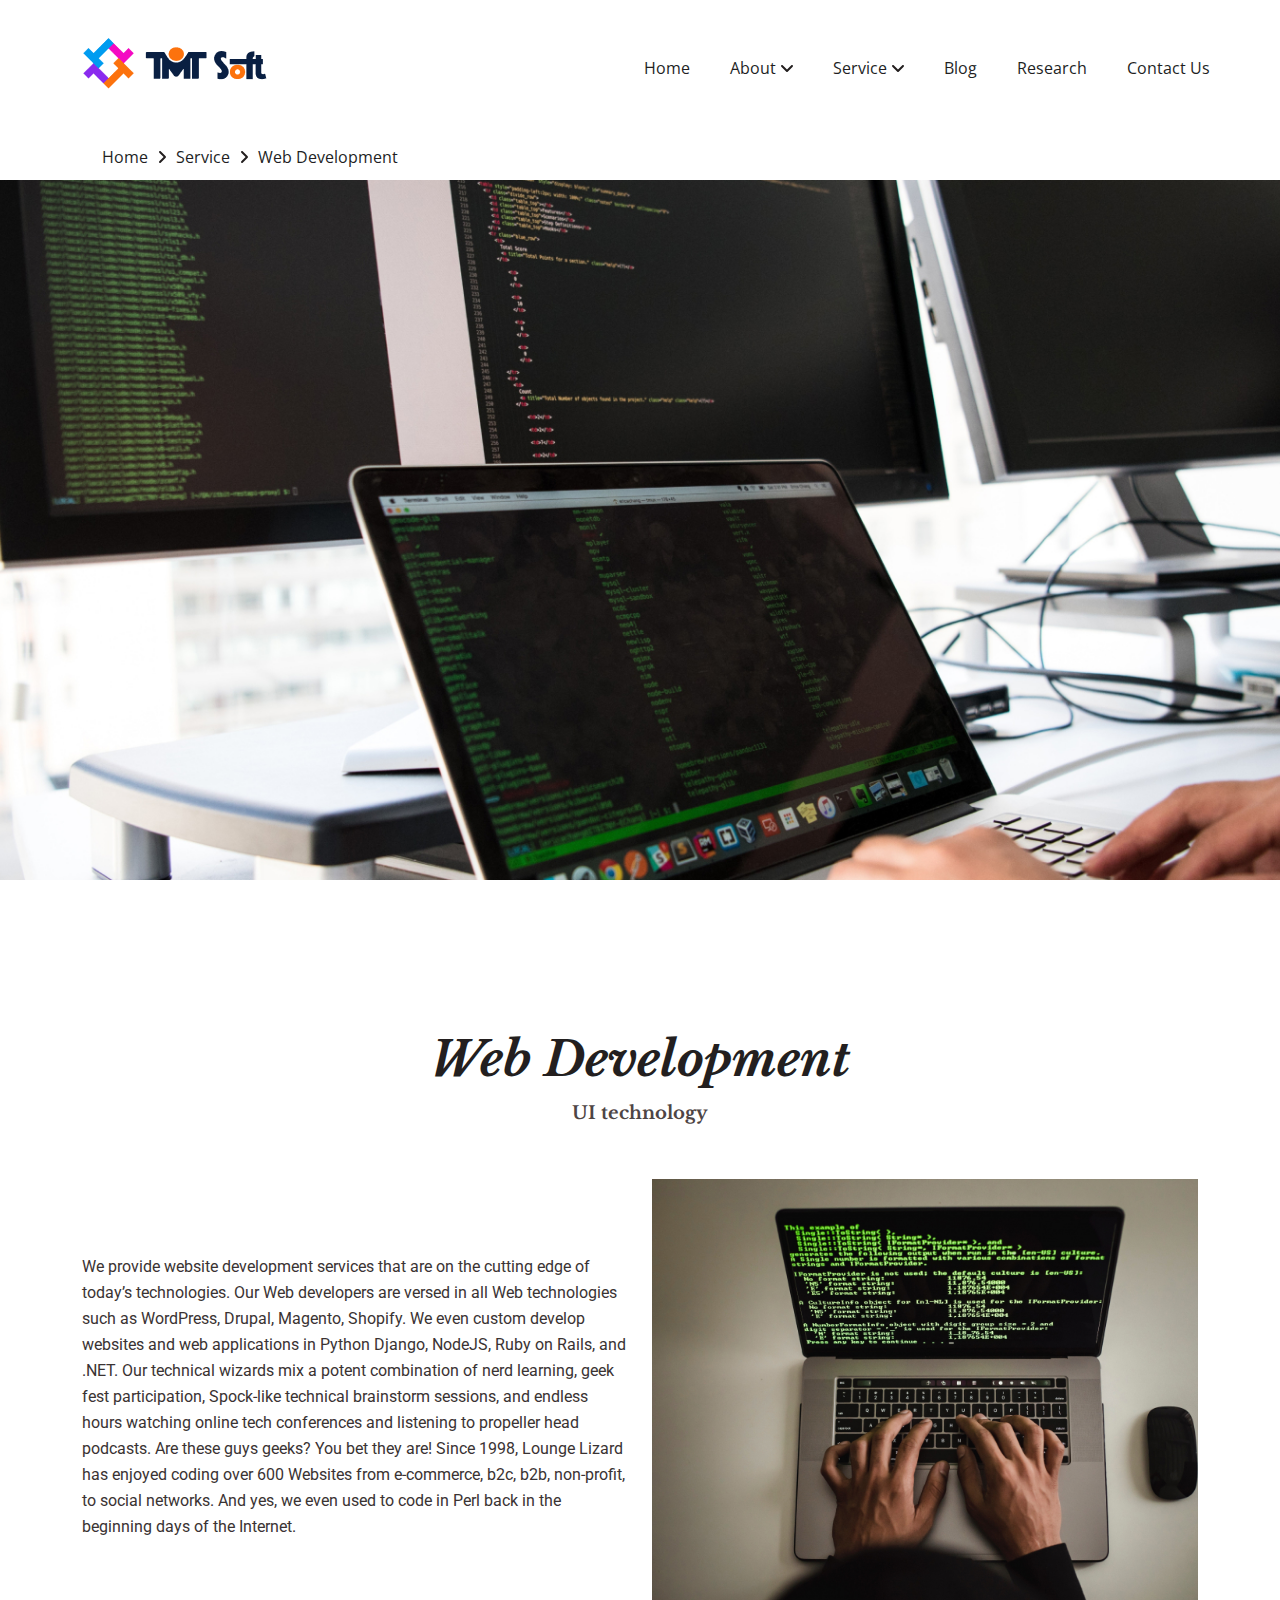
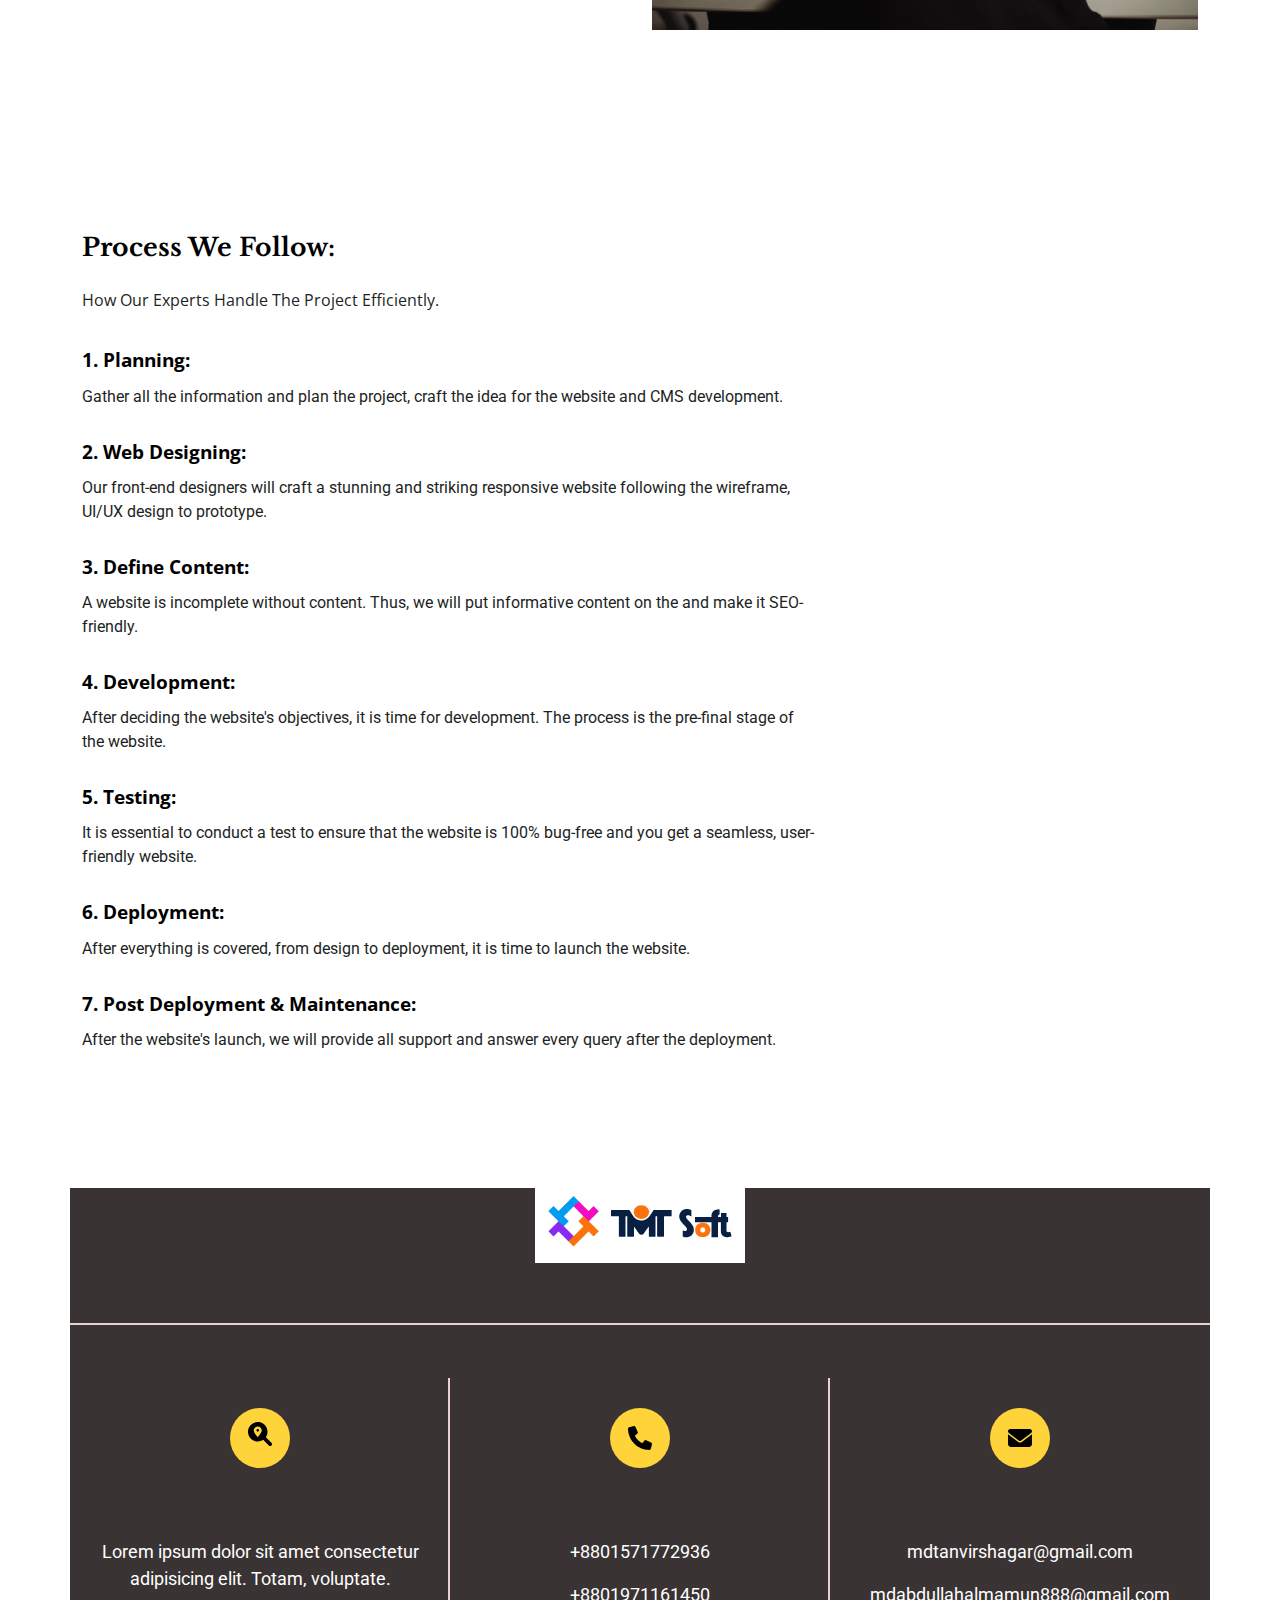
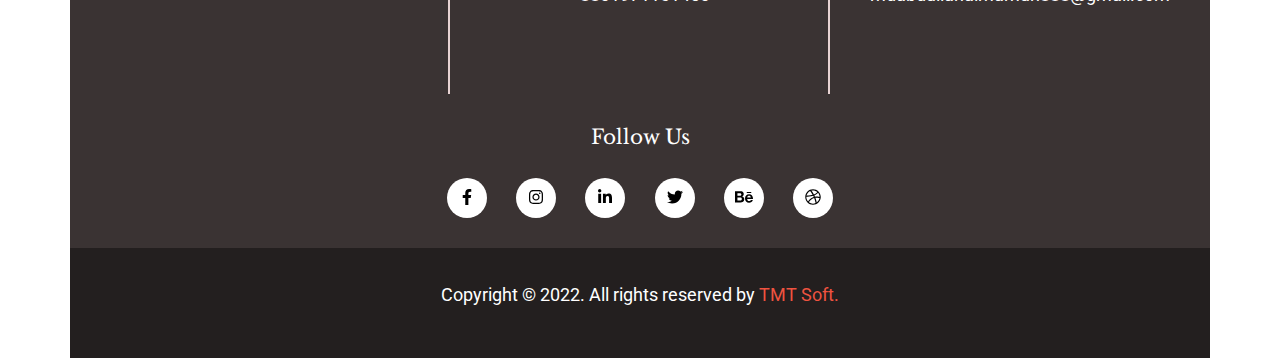
<file: web-development.html>
<!DOCTYPE html>
<html lang="en">
  <head>
    <meta charset="UTF-8" />
    <meta http-equiv="X-UA-Compatible" content="IE=edge" />
    <meta name="viewport" content="width=device-width, initial-scale=1.0" />
    <title>TMT Soft-Web Development</title>
    <link rel="shortcut icon" href="images/favicon.png" type="image/x-icon" />
    <link
      href="https://fonts.googleapis.com/css2?family=Libre+Baskerville:wght@400;700&family=Open+Sans:wght@300;400;500;600;700;800&family=Roboto:wght@100;300;400;500;700;900&display=swap"
      rel="stylesheet"
    />
    <link rel="stylesheet" href="css/all.min.css" />
    <link rel="stylesheet" href="css/bootstrap.min.css" />
    <link rel="stylesheet" href="css/slick.css" />
    <link rel="stylesheet" href="css/style.css" />
    <link rel="stylesheet" href="css/media.css" />
  </head>

  <body>

     <!--=====================================================
        |   |   |   |   NAVBAR PART START| |   |   |   |
    =========================================================-->
    <nav class="navbar navbar-expand-lg mobile-menu">
      <div class="container nav-content">
          <a class="navbar-brand" href="index.html">
              <img src="images/logo.png" alt="logo">
          </a>
          <button class="navbar-toggler d-none" type="button" data-bs-toggle="collapse"
              data-bs-target="#navbarSupportedContent" aria-controls="navbarSupportedContent" aria-expanded="false"
              aria-label="Toggle navigation">
              <span class="navbar-toggler-icon"></span>
          </button>
          <div class="collapse navbar-collapse d-none d-lg-block" id="navbarSupportedContent">
              <ul class="navbar-nav ms-auto mb-2 mb-lg-0">
                  <li class="nav-item">
                      <a class="nav-link" href="index.html">Home</a>
                  </li>
                  <li class="nav-item">
                      <a class="nav-link" href="about.html">about<i class="fa-solid fa-angle-down"></i></a>
                      <!-- mega menu start -->
                      <div class="row mega-menu">
                          <div class="col-lg-4 mega-coloum">
                              <div class="about-company">
                                  <h3 class="text-center">about company</h3>
                                  <ul>
                                      <li>
                                          <a href="client.html">client</a>
                                      </li>
                                      <li>
                                          <a href="leadership.html">leadership</a>
                                      </li>
                                  </ul>
                              </div>
                          </div>
                          <div class="col-lg-4 mega-coloum">
                              <div class="about-company">
                                  <h3 class="text-center">approach</h3>
                                  <ul>
                                      <li>
                                          <a href="#">privacy policy</a>
                                      </li>
                                      <li>
                                          <a href="#">terms of ose</a>
                                      </li>
                                  </ul>
                              </div>
                          </div>
                          <div class="col-lg-4 mega-coloum">
                              <div class="about-company">
                                  <h3 class="text-center">join us</h3>
                                  <ul>
                                      <li>
                                          <a href="team.html">join our team</a>
                                      </li>
                                      <li>
                                          <a href="#">intern</a>
                                      </li>
                                  </ul>
                              </div>
                          </div>
                      </div>
                      <!-- mega menu end -->
                  </li>
                  <li class="nav-item">
                      <a class="nav-link" href="#">service<i class="fa-solid fa-angle-down"></i></a>
                      <!-- drop down menu start -->
                      <ul class="drop-down">
                          <li>
                              <a href="app-development.html">app development</a>
                          </li>
                          <li>
                              <a href="#">artificial intelligence</a>
                          </li>
                          <li>
                              <a href="data-analysis.html">data analysis</a>
                          </li>
                          <li>
                              <a href="web-development.html">web development</a>
                          </li>
                          <li>
                              <a href="ecommerce.html">ecommerce</a>
                          </li>
                          <li>
                              <a href="iot.html">IOT embedded</a>
                          </li>
                      </ul>
                      <!-- drop down menu end -->
                  </li>
                  <li class="nav-item">
                      <a class="nav-link" href="#">blog</a>
                  </li>
                  <li class="nav-item">
                      <a class="nav-link" href="#">research</a>
                  </li>
                  <li class="nav-item">
                      <a class="nav-link" href="#">contact us</a>
                  </li>
              </ul>
          </div>
           <!-- custom menu bar start -->
    <div class="bars d-flex align-items-center justify-content-center d-block d-lg-none">
      <div class="bar-line line-one"></div>
      <div class="bar-line line-two"></div>
      <div class="bar-line line-three"></div>
    </div>
    <!-- custom menu bar end -->
    <!-- mobile accordion menu end -->
    <div id="mobile-menu" class="d-block d-lg-none">
      <div class="accordion" id="port-accordion">
          <div class="accordion-item">
              <h2 class="accordion-header">
                  <a href="index.html" class="accor-button collapsed">
                            Home
                        </a>
                </h2>
          </div>
          <div class="accordion-item">
            <h2 class="accordion-header" id="accordion-header-one">
              <a href="about.html" class="accordion-button collapsed" type="button" data-bs-toggle="collapse" data-bs-target="#collapse-one" aria-expanded="false" aria-controls="collapse-one">
                       about
                    </a>
            </h2>
            <div id="collapse-one" class="accordion-collapse collapse" aria-labelledby="accordion-header-one" data-bs-parent="#port-accordion">
              <div class="accordion-body" data-hotspot="1">
                <div class="accordion" id="country-accordion-one">
                  <div class="accordion-item" id="accordion-item-canada">
                    <h2 class="accordion-header" id="accordion-header-canada">
                      <a href="#" class="accordion-button collapsed" type="button" data-bs-toggle="collapse" data-bs-target="#collapse-canada" aria-expanded="false" aria-controls="collapse-canada">about company</a>
                    </h2>
                    <div id="collapse-canada" class="accordion-collapse collapse" aria-labelledby="accordion-header-canada" data-bs-parent="#country-accordion-one" >
                      <div class="accordion-body">
                        <p><a href="client.html">clients</a></p>
                      </div>
                      <div class="accordion-body">
                        <p><a href="leadership.html">leadership</a></p>
                      </div>
                    </div>
                  </div>
                  <div class="accordion-item" id="accordion-item-mexico">
                    <h2 class="accordion-header" id="accordion-header-mexico">
                      <a href="#" class="accordion-button collapsed" type="button" data-bs-toggle="collapse" data-bs-target="#collapse-mexico" aria-expanded="false" aria-controls="collapse-mexico">approach</a>
                    </h2>
                    <div id="collapse-mexico" class="accordion-collapse collapse" aria-labelledby="accordion-header-mexico" data-bs-parent="#country-accordion-one" >
                      <div class="accordion-body">
                        <p><a href="#">privacy policy</a></p>
                      </div>
                      <div class="accordion-body">
                        <p><a href="#">term of use</a></p>
                      </div>
                    </div>
                  </div>
                  <div class="accordion-item" id="accordion-item-united-states-of-america">
                    <h2 class="accordion-header" id="accordion-header-united-states-of-america">
                      <a href="#" class="accordion-button collapsed" type="button" data-bs-toggle="collapse" data-bs-target="#collapse-united-states-of-america" aria-expanded="false" aria-controls="collapse-united-states-of-america">Others Solution</a>
                    </h2>
                    <div id="collapse-united-states-of-america" class="accordion-collapse collapse" aria-labelledby="accordion-header-united-states-of-america" data-bs-parent="#country-accordion-one">
                      <div class="accordion-body">
                        <p><a href="team.html">join our team</a></p>
                      </div>
                      <div class="accordion-body">
                        <p><a href="#">intern</a></p>
                      </div>
                    </div>
                  </div>
                </div>
              </div>
            </div>
          </div>
        
          <div class="accordion-item">
            <h2 class="accordion-header" id="accordion-header-two">
              <a href="#" class="accordion-button collapsed" type="button" data-bs-toggle="collapse" data-bs-target="#collapse-two" aria-expanded="true" aria-controls="collapse-two">
                        service
                    </a>
            </h2>
            <div id="collapse-two" class="accordion-collapse collapse" aria-labelledby="accordion-header-two" data-bs-parent="#port-accordion" >
              <div class="accordion-body" data-hotspot="2">
                <div class="accordion" id="country-accordion-two">
                  <div class="accordion-item" id="accordion-item-service1">
                      <h2 class="accordion-header">
                          <a href="app-development.html" class="accor-button accor-dot collapsed">
                                    app development
                                </a>
                        </h2>
                  </div>
                  <div class="accordion-item" id="accordion-item-service2">
                      <h2 class="accordion-header">
                          <a href="#" class="accor-button accor-dot collapsed">
                                    artificial intiligence
                                </a>
                        </h2>
                  </div>
                  <div class="accordion-item" id="accordion-item-service3">
                      <h2 class="accordion-header">
                          <a href="data-analysis.html" class="accor-button accor-dot collapsed">
                                  data analysis
                                </a>
                        </h2>
                  </div>
                  <div class="accordion-item" id="accordion-item-service4">
                      <h2 class="accordion-header">
                          <a href="web-development.html" class="accor-button accor-dot collapsed">
                                    web development
                                </a>
                        </h2>
                  </div>
                  <div class="accordion-item" id="accordion-item-service5">
                      <h2 class="accordion-header">
                          <a href="ecommerce.html" class="accor-button accor-dot collapsed">
                                   ecommerce
                                </a>
                        </h2>
                  </div>
                  <div class="accordion-item" id="accordion-item-service6">
                      <h2 class="accordion-header">
                          <a href="iot.html" class="accor-button accor-dot collapsed">
                                  IOT embedded
                                </a>
                        </h2>
                  </div>
                </div>
              </div>
            </div>
          </div>
          <div class="accordion-item">
              <h2 class="accordion-header">
                  <a href="#" class="accor-button collapsed">
                           blog
                        </a>
                </h2>
          </div>
          <div class="accordion-item">
              <h2 class="accordion-header">
                  <a href="#" class="accor-button collapsed">
                            research
                        </a>
                </h2>
          </div>
          <div class="accordion-item">
              <h2 class="accordion-header">
                  <a href="#" class="accor-button collapsed">
                            Contact us
                        </a>
                </h2>
          </div>
        </div>
     </div>
    <!--mobile accordion  menu end -->
      </div>
  </nav>
  <!--=====================================================
      |   |   |   |   NAVBAR PART END| |   |   |   |
  =========================================================-->

  <!--=====================================================
      |   |   |   |   PAGE LINK PART STAR| |   |   |   |
  =========================================================-->
  <section id="page-link-up">
      <div class="container">
          <div class="row">
              <div class="col-lg-6">
                  <div class="page-linkup">
                      <a href="index.html">Home</a>
                      <span><i class="fa-solid fa-angle-right"></i></span>
                      <a href="#">Service</a>
                      <span><i class="fa-solid fa-angle-right"></i></span>
                      <a href="web-development.html">Web Development</a>
                  </div>
              </div>
          </div>
      </div>
  </section>
  <!--=====================================================
      |   |   |   |   PAGE LINK PART END| |   |   |   |
  =========================================================-->



    <!--=====================================================
        |   |   |    WEB DEV  BANNER PART START| |   |   |   |
    =========================================================-->
    <section id="web-dev-banner">
      <div class="container"></div>
    </section>
    <!--=====================================================
        |   |   |  WEB DEV  BANNER PART END| |   |   |   |
    =========================================================-->

    <!--=====================================================
        |   |   |   |   WEB DEV  UI PART START| |   |   |   |
    =========================================================-->
    <section id="web-dev-ui">
      <div class="container">
        <div class="row">
          <div class="col-lg-6 m-auto">
            <div class="web-dev-ui-heading text-center">
              <h3>Web development</h3>
              <h6>UI technology</h6>
            </div>
          </div>
        </div>
        <div class="row align-items-center">
          <div class="col-lg-6">
            <div class="dev-ui-content">
              <p>
                We provide website development services that are on the cutting
                edge of today’s technologies. Our Web developers are versed in
                all Web technologies such as WordPress, Drupal, Magento,
                Shopify. We even custom develop websites and web applications in
                Python Django, NodeJS, Ruby on Rails, and .NET. Our technical
                wizards mix a potent combination of nerd learning, geek fest
                participation, Spock-like technical brainstorm sessions, and
                endless hours watching online tech conferences and listening to
                propeller head podcasts. Are these guys geeks? You bet they are!
                Since 1998, Lounge Lizard has enjoyed coding over 600 Websites
                from e-commerce, b2c, b2b, non-profit, to social networks. And
                yes, we even used to code in Perl back in the beginning days of
                the Internet.
              </p>
            </div>
          </div>
          <div class="col-lg-6">
            <div class="dev-ui-pic">
              <img
                src="images/web-dev-ui.jpg"
                alt="web-ui"
                class="w-100 img-fluid"
              />
            </div>
          </div>
        </div>
      </div>
    </section>
    <!--=====================================================
        |   |   |   |   WEB DEV  UI PART END| |   |   |   |
    =========================================================-->

    <!--=====================================================
        |   |   |   | WEB DEV CONTENT PART START| |   |   |   |
    =========================================================-->
    <section id="web-dev-content">
      <div class="container">
        <div class="row">
          <div class="col-lg-8">
            <div class="dev-content-wrapper">
              <h3>Process We Follow:</h3>
              <p>How Our Experts Handle The Project Efficiently.</p>
              <div class="dev-content-item">
                <h2>1. Planning:</h2>
                <p>
                  Gather all the information and plan the project, craft the
                  idea for the website and CMS development.
                </p>
              </div>
              <div class="dev-content-item">
                <h2>2. Web Designing:</h2>
                <p>
                  Our front-end designers will craft a stunning and striking
                  responsive website following the wireframe, UI/UX design to
                  prototype.
                </p>
              </div>
              <div class="dev-content-item">
                <h2>3. Define Content:</h2>
                <p>
                  A website is incomplete without content. Thus, we will put
                  informative content on the and make it SEO-friendly.
                </p>
              </div>
              <div class="dev-content-item">
                <h2>4. Development:</h2>
                <p>
                  After deciding the website's objectives, it is time for
                  development. The process is the pre-final stage of the
                  website.
                </p>
              </div>
              <div class="dev-content-item">
                <h2>5. Testing:</h2>
                <p>
                  It is essential to conduct a test to ensure that the website
                  is 100% bug-free and you get a seamless, user-friendly
                  website.
                </p>
              </div>
              <div class="dev-content-item">
                <h2>6. Deployment:</h2>
                <p>
                  After everything is covered, from design to deployment, it is
                  time to launch the website.
                </p>
              </div>
              <div class="dev-content-item">
                <h2>7. Post Deployment & Maintenance:</h2>
                <p>
                  After the website's launch, we will provide all support and
                  answer every query after the deployment.
                </p>
              </div>
            </div>
          </div>
        </div>
      </div>
    </section>
    <!--=====================================================
        |   |   |   | WEB DEV CONTENT PART END| |   |   |   |
    =========================================================-->

    <!--=====================================================
        |   |   |   |   FOOTER PART START| |   |   |   |
    =========================================================-->
    <section id="footer">
      <div class="container footer-container">
        <div class="row">
          <div class="col-lg-4 m-auto">
            <div class="footer-header text-center">
              <img src="images/footer-logo.jpg" alt="logo" />
            </div>
          </div>
        </div>
        <div class="row">
          <div class="col-md-4 footer-clm">
            <div class="footer-item d-flex text-center">
              <div class="footer-icon">
                <i class="fa-solid fa-magnifying-glass-location"></i>
              </div>

              <p>
                Lorem ipsum dolor sit amet consectetur adipisicing elit. Totam,
                voluptate.
              </p>
            </div>
          </div>
          <div class="col-md-4 footer-clm">
            <div class="footer-item d-flex text-center">
              <div
                class="footer-icon d-flex justify-content-center align-items-center"
              >
                <i class="fa-solid fa-phone"></i>
              </div>
              <p>+8801571772936</p>
              <p>+8801971161450</p>
            </div>
          </div>
          <div class="col-md-4 footer-clm">
            <div class="footer-item d-flex text-center">
              <div
                class="footer-icon d-flex justify-content-center align-items-center"
              >
                <i class="fa-solid fa-envelope"></i>
              </div>
              <p>mdtanvirshagar@gmail.com</p>
              <p>mdabdullahalmamun888@gmail.com</p>
            </div>
          </div>
        </div>
        <div class="row">
          <div class="col-lg-6 m-auto">
            <div class="social-link-head text-center">
              <h4>follow us</h4>
            </div>
            <div class="social-link text-center">
              <a href="#"><i class="fa-brands fa-facebook-f"></i></a>
              <a href="#"><i class="fa-brands fa-instagram"></i></a>
              <a href="#"><i class="fa-brands fa-linkedin-in"></i></a>
              <a href="#"><i class="fa-brands fa-twitter"></i></a>
              <a href="#"><i class="fa-brands fa-behance"></i></a>
              <a href="#"><i class="fa-brands fa-dribbble"></i></a>
            </div>
          </div>
        </div>
      </div>
    </section>
    <!--=====================================================
        |   |   |   |   FOOTER PART END| |   |   |   |
    =========================================================-->

    <!--=====================================================
        |   |   |   |   COPYRIGHT PART START| |   |   |   |
    =========================================================-->
    <section id="copyright">
      <div class="container copy-container">
        <div class="row">
          <div class="col-lg-6 m-auto">
            <div class="copy-item text-center">
              <p>
                Copyright &copy; 2022. All rights reserved by
                <span>TMT Soft.</span>
              </p>
            </div>
          </div>
        </div>
      </div>
    </section>
    <!--=====================================================
        |   |   |   |   COPYRIGHT PART END| |   |   |   |
    =========================================================-->

    <!--=====================================================
        |   |   |   |   BACK TO TOP PART END| |   |   |   |
    =========================================================-->
    <div class="back-to-top">
      <i class="fa-solid fa-angles-up"></i>
    </div>
    <!--=====================================================
        |   |   |   |   BACK TO TOP PART END| |   |   |   |
    =========================================================-->

    <!--=====================================================
        |   |   |   |   JAVASCRIPT LINK START| |   |   |   |
    =========================================================-->
    <script src="js/jquery-1.12.4.min.js"></script>
    <script src="js/all.min.js"></script>
    <script src="js/bootstrap.bundle.min.js"></script>
    <script src="js/slick.min.js"></script>
    <script src="js/script.js"></script>
    <!--=====================================================
        |   |   |   |   JAVASCRIPT LINK END| |   |   |   |
    =========================================================-->
  </body>
</html>
</file>
<file: css/style.css>
/*===========================================
|   |   |    COMMON CSS START|   |   |   |   
==============================================*/
* {
  margin: 0;
  padding: 0;
  box-sizing: border-box;
}

ul,
ol {
  list-style-type: none;
}

a {
  text-decoration: none;
}

h1,
h2,
h3,
h4,
h5,
h6,
p {
  line-height: 0.8;
}

html,
body {
  overflow-x: hidden;
}

/*===========================================
|   |   |   COMMON CSS END|   |   |   |   
==============================================*/
/*===========================================
|   |   |   NAVBAR CSS START|   |   |   |   
==============================================*/
.navbar {
  padding-top: 30px;
  padding-bottom: 30px;
  padding-left: 0;
  padding-right: 0;
}
.navbar .nav-content {
  padding-top: 0;
  padding-bottom: 0;
  padding-left: 0;
  padding-right: 0;
}
.navbar .nav-content .navbar-brand {
  padding-top: 0;
  padding-bottom: 0;
  padding-left: 0;
  padding-right: 0;
}
.navbar .nav-content .navbar-nav .nav-item {
  padding-top: 10px;
  padding-bottom: 10px;
  padding-left: 20px;
  padding-right: 20px;
  transition: all linear 0.3s;
  position: relative;
}
.navbar .nav-content .navbar-nav .nav-item::after {
  content: "";
  position: absolute;
  top: -6px;
  left: 0;
  width: 100%;
  height: 2px;
  background-color: #000;
  opacity: 0;
  transition: all linear 0.3s;
}
.navbar .nav-content .navbar-nav .nav-item::before {
  content: "";
  position: absolute;
  bottom: -6px;
  left: 0;
  width: 100%;
  height: 2px;
  background-color: #000;
  opacity: 0;
  transition: all linear 0.3s;
}
.navbar .nav-content .navbar-nav .nav-item:last-child {
  padding-right: 0;
}
.navbar .nav-content .navbar-nav .nav-item:hover {
  background-color: #000;
}
.navbar .nav-content .navbar-nav .nav-item:hover::after {
  opacity: 1;
}
.navbar .nav-content .navbar-nav .nav-item:hover::before {
  opacity: 1;
}
.navbar .nav-content .navbar-nav .nav-item:hover .nav-link {
  color: #fff;
}
.navbar .nav-content .navbar-nav .nav-item:hover .mega-menu {
  opacity: 1;
  visibility: visible;
}
.navbar .nav-content .navbar-nav .nav-item:hover .drop-down {
  opacity: 1;
  visibility: visible;
}
.navbar .nav-content .navbar-nav .nav-item .nav-link {
  padding-top: 0;
  padding-bottom: 0;
  padding-left: 0;
  padding-right: 0;
  font-family: "Open Sans";
  font-size: 16px;
  font-weight: 400;
  color: #231F1F;
  text-transform: capitalize;
  transition: all linear 0.3s;
}
.navbar .nav-content .navbar-nav .nav-item .nav-link svg {
  padding-left: 5px;
  font-size: 16px;
  font-weight: 400;
}
.navbar .bars {
  width: 50px;
  height: 50px;
  border-radius: 5px;
  border: 1px solid #000;
  position: relative;
  right: 15px;
  top: 0;
  flex-direction: column;
  cursor: pointer;
  z-index: 99999;
}
.navbar .bars .bar-line {
  display: inline-block;
  height: 4px;
  width: 40px;
  border-radius: 5px;
  background-color: #000;
  margin: 4px 0;
  transition: all linear 0.3s;
}
.navbar .bars .line-one.close-line1 {
  transform: rotate(45deg);
  position: absolute;
  top: 17px;
  left: 3px;
  width: 45px;
}
.navbar .bars .line-two.close-line2 {
  opacity: 0;
}
.navbar .bars .line-three.close-line3 {
  transform: rotate(-45deg);
  position: absolute;
  bottom: 17px;
  left: 3px;
  width: 45px;
}
.navbar #mobile-menu {
  position: absolute;
  top: 0;
  left: -150%;
  height: 100vh;
  width: 100vw;
  background-color: #d9d9d9;
  padding-top: 70px;
  padding-bottom: 10px;
  padding-left: 25px;
  padding-right: 10px;
  text-align: center;
  transition: all linear 0.3s;
  z-index: 9999;
  overflow-y: scroll;
}
.navbar #mobile-menu .accordion .accordion-item .accordion-header .accor-button {
  display: flex;
  align-items: center;
  width: 100%;
  padding: 1rem 1.25rem;
  font-family: "Open Sans";
  font-size: 16px;
  font-weight: 400;
  color: #231F1F;
  text-transform: capitalize;
  text-align: left;
  background-color: #d9d9d9;
  border: 0;
  border-radius: 0;
  overflow-anchor: none;
  transition: color 0.15s ease-in-out, background-color 0.15s ease-in-out, border-color 0.15s ease-in-out, box-shadow 0.15s ease-in-out, border-radius 0.15s ease;
}
.navbar #mobile-menu .accordion .accordion-item .accordion-header .accor-button:hover {
  color: #fff;
  background-color: #000;
}
.navbar #mobile-menu .accordion .accordion-item .accordion-header .accor-dot {
  position: relative;
}
.navbar #mobile-menu .accordion .accordion-item .accordion-header .accor-dot::after {
  position: absolute;
  content: "";
  top: 50%;
  left: 0;
  transform: translateY(-50%);
  background-color: #AC4A97;
  height: 7px;
  width: 7px;
  border-radius: 50%;
}
.navbar #mobile-menu .accordion .accordion-item .accordion-header .accor-dot:hover::after {
  background-color: #fff;
}
.navbar #mobile-menu .accordion .accordion-item .accordion-header .accordion-button {
  background-color: #d9d9d9;
  font-family: "Open Sans";
  font-size: 16px;
  font-weight: 400;
  color: #231F1F;
  text-transform: capitalize;
  padding: 20px 20px;
  transition: all linear 0.3s;
}
.navbar #mobile-menu .accordion .accordion-item .accordion-header .accordion-button:hover {
  color: #fff;
  background-color: #000;
}
.navbar #mobile-menu .accordion .accordion-item .accordion-header .accordion-button::after {
  background-image: url('data:image/svg+xml;utf8,<svg xmlns="http://www.w3.org/2000/svg" viewBox="0 0 448 512"><path d="M432 256c0 17.69-14.33 32.01-32 32.01H256v144c0 17.69-14.33 31.99-32 31.99s-32-14.3-32-31.99v-144H48c-17.67 0-32-14.32-32-32.01s14.33-31.99 32-31.99H192v-144c0-17.69 14.33-32.01 32-32.01s32 14.32 32 32.01v144h144C417.7 224 432 238.3 432 256z"/></svg>');
  background-size: 1rem;
  background-color: #fff;
  height: 18px;
  width: 18px;
  border-radius: 50%;
}
.navbar #mobile-menu .accordion .accordion-item .accordion-header .accordion-button:not(.collapsed)::after {
  background-image: url('data:image/svg+xml;utf8,<svg xmlns="http://www.w3.org/2000/svg" viewBox="0 0 448 512"><path d="M400 288h-352c-17.69 0-32-14.32-32-32.01s14.31-31.99 32-31.99h352c17.69 0 32 14.3 32 31.99S417.7 288 400 288z"/></svg>');
  background-size: 1rem;
  background-color: #fff;
  height: 18px;
  width: 18px;
  border-radius: 50%;
}
.navbar #mobile-menu .accordion .accordion-item .accordion-body {
  background-color: #d9d9d9;
  padding: 10px 15px;
  line-height: 1;
  text-align: left;
}
.navbar #mobile-menu .accordion .accordion-item .accordion-body p {
  padding-left: 15px;
  position: relative;
  transition: all linear 0.3s;
  padding: 10px;
}
.navbar #mobile-menu .accordion .accordion-item .accordion-body p:hover {
  background-color: #000;
}
.navbar #mobile-menu .accordion .accordion-item .accordion-body p:hover a {
  color: #fff;
}
.navbar #mobile-menu .accordion .accordion-item .accordion-body p:hover::after {
  background-color: #fff;
}
.navbar #mobile-menu .accordion .accordion-item .accordion-body p::after {
  position: absolute;
  content: "";
  top: 50%;
  left: 0;
  transform: translateY(-50%);
  background-color: #AC4A97;
  height: 7px;
  width: 7px;
  border-radius: 50%;
}
.navbar #mobile-menu .accordion .accordion-item .accordion-body p a {
  font-family: "Open Sans";
  font-size: 16px;
  font-weight: 500;
  color: #231F1F;
  text-transform: capitalize;
  text-align: left;
  margin-left: 15px;
}
.navbar #mobile-menu.slide-menu {
  left: 0;
}

.sticky-menu {
  position: fixed;
  top: 0;
  left: 0;
  width: 100%;
  background-color: #d9d9d9;
  -webkit-animation: sticky 1s linear;
          animation: sticky 1s linear;
  padding: 25px 0;
  z-index: 999;
}

@-webkit-keyframes sticky {
  0% {
    top: -50px;
  }
  100% {
    top: 0;
  }
}

@keyframes sticky {
  0% {
    top: -50px;
  }
  100% {
    top: 0;
  }
}
.mega-menu {
  width: 1140px;
  position: absolute;
  top: 63px;
  left: -50px;
  transform: translateX(-50%);
  background-color: #d9d9d9;
  padding: 40px 20px;
  border-radius: 0 0 10px 10px;
  opacity: 0;
  visibility: hidden;
  transition: all linear 0.3s;
  z-index: 999;
}
.mega-menu .mega-coloum {
  border-right: 2px solid #AC4A97;
}
.mega-menu .mega-coloum:last-child {
  border-right: none;
}
.mega-menu .mega-coloum .about-company h3 {
  font-family: "Open Sans";
  font-size: 24px;
  font-weight: 500;
  color: #231F1F;
  line-height: 36px;
  padding-bottom: 10px;
  text-transform: capitalize;
  position: relative;
}
.mega-menu .mega-coloum .about-company h3::after {
  position: absolute;
  content: "";
  left: 50%;
  bottom: 0;
  width: 70px;
  height: 3px;
  transform: translateX(-50%);
  background-color: #AC4A97;
}
.mega-menu .mega-coloum .about-company ul {
  margin-top: 30px;
}
.mega-menu .mega-coloum .about-company ul li {
  padding: 10px 10px 10px;
  position: relative;
}
.mega-menu .mega-coloum .about-company ul li::after {
  position: absolute;
  content: "";
  top: 50%;
  left: 0;
  transform: translateY(-50%);
  height: 4px;
  width: 4px;
  border-radius: 50%;
  background-color: #AC4A97;
}
.mega-menu .mega-coloum .about-company ul li a {
  font-family: "Open Sans";
  font-size: 16px;
  font-weight: 500;
  color: #231F1F;
  line-height: 24px;
  text-transform: capitalize;
  transition: all linear 0.3s;
  display: inline-block;
  padding: 5px;
}
.mega-menu .mega-coloum .about-company ul li a:hover {
  background-color: #000;
  color: #fff;
}

.drop-down {
  position: absolute;
  top: 63px;
  left: 50%;
  transform: translateX(-50%);
  background-color: #d9d9d9;
  width: 270px;
  transition: all linear 0.3s;
  padding: 40px 20px 30px;
  opacity: 0;
  visibility: hidden;
}
.drop-down li {
  padding: 10px 10px 10px;
  position: relative;
}
.drop-down li::after {
  position: absolute;
  content: "";
  top: 50%;
  left: 0;
  transform: translateY(-50%);
  height: 4px;
  width: 4px;
  border-radius: 50%;
  background-color: #AC4A97;
}
.drop-down li a {
  font-family: "Open Sans";
  font-size: 16px;
  font-weight: 500;
  color: #231F1F;
  line-height: 24px;
  text-transform: capitalize;
  transition: all linear 0.3s;
  display: inline-block;
  padding: 5px;
}
.drop-down li a:hover {
  color: #fff;
  background-color: #000;
}

/*===========================================
|   |   |   NAVBAR CSS END|   |   |   |   
==============================================*/
/*===========================================
|   |   |   BANNER CSS START|   |   |   |   
==============================================*/
#banner {
  padding-top: 70px;
  padding-bottom: 70px;
  padding-left: 0;
  padding-right: 0;
}
#banner .banner-left h1 {
  font-family: "Libre Baskerville";
  font-size: 70px;
  font-weight: 700;
  color: #744AAC;
  text-transform: capitalize;
  padding-bottom: 30px;
}
#banner .banner-left h3 {
  font-family: "Roboto";
  font-size: 46px;
  font-weight: 400;
  color: #000;
  text-transform: capitalize;
  padding-bottom: 30px;
}
#banner .banner-left .banner-left-item {
  padding-bottom: 40px;
}
#banner .banner-left .banner-left-item .banner-left-number {
  margin-right: 80px;
}
#banner .banner-left .banner-left-item .banner-left-number h4 {
  font-family: "Libre Baskerville";
  font-size: 32px;
  font-weight: 700;
  color: #DC2E3D;
}
#banner .banner-left .banner-left-item .banner-left-content p {
  font-family: "Roboto";
  font-size: 24px;
  font-weight: 400;
  color: #000;
  line-height: 35px;
}
#banner .banner-left .banner-left-item .banner-left-content p span {
  font-family: "Libre Baskerville";
  font-size: 24px;
  font-weight: 700;
  color: #000;
  text-transform: capitalize;
}
#banner .banner-left .banner-left-link a {
  display: inline-block;
  padding-top: 23px;
  padding-bottom: 23px;
  padding-left: 44px;
  padding-right: 44px;
  border-radius: 8px;
  background-color: #AC4A97;
  font-family: "Roboto";
  font-size: 18px;
  font-weight: 400;
  color: #fff;
  text-transform: capitalize;
}

/*===========================================
|   |   |   BANNER CSS END|   |   |   |   
==============================================*/
/*===========================================
|   |   |   SERVICE CSS START|   |   |   |   
==============================================*/
#service {
  padding-top: 80px;
  padding-bottom: 80px;
  padding-left: 0;
  padding-right: 0;
}
#service .service-head {
  padding-bottom: 140px;
}
#service .service-head h2 {
  font-family: "Libre Baskerville";
  font-size: 48px;
  font-weight: 700;
  color: #4A4141;
  text-transform: capitalize;
  position: relative;
}
#service .service-head h2::after {
  position: absolute;
  content: "";
  bottom: -15px;
  left: 50%;
  transform: translateX(-50%);
  width: 80px;
  height: 3px;
  background-color: #DC2E3D;
}
#service .service-item {
  padding-top: 40px;
  padding-bottom: 60px;
  padding-left: 15px;
  padding-right: 30px;
  border-radius: 15px;
  box-shadow: 2px 2px 5px #000;
  margin-bottom: 40px;
  height: 600px;
  position: relative;
}
#service .service-item .service-top {
  padding-bottom: 45px;
}
#service .service-item .service-top .service-top-text h4 {
  font-family: "Roboto";
  font-size: 26px;
  font-weight: 700;
  color: #000;
  text-transform: capitalize;
  line-height: 35px;
}
#service .service-item .service-middle {
  padding-bottom: 70px;
}
#service .service-item .service-middle .service-middle-text p {
  font-family: "Roboto";
  font-size: 16px;
  font-weight: 400;
  color: #000;
  text-transform: capitalize;
}
#service .service-item .service-bottom {
  position: absolute;
  left: 30px;
  bottom: 70px;
}
#service .service-item .service-bottom a {
  padding-top: 18px;
  padding-bottom: 18px;
  padding-left: 40px;
  padding-right: 40px;
  background-color: #744AAC;
  font-family: "Roboto";
  font-size: 16px;
  font-weight: 400;
  color: #fff;
  text-transform: capitalize;
  margin-left: 20px;
  border-radius: 5px;
}

/*===========================================
|   |   |   SERVICE CSS START|   |   |   |   
==============================================*/
/*===========================================
|   |   |   FEATURE CSS START|   |   |   |   
==============================================*/
#features .feature-container {
  background-color: #B4A4A4;
  border-radius: 5px 5px 0 0;
}
#features .feature-container .feature-head h2 {
  font-family: "Libre Baskerville";
  font-size: 32px;
  font-weight: 700;
  color: #4A4141;
  padding-top: 40px;
  padding-bottom: 0;
  padding-left: 0;
  padding-right: 0;
  position: relative;
}
#features .feature-container .feature-head h2::after {
  position: absolute;
  content: "";
  bottom: -30px;
  left: 50%;
  transform: translateX(-50%);
  width: 180px;
  height: 3px;
  background-color: #DC2E3D;
}
#features .feature-container .featute-item-head {
  padding-top: 105px;
  padding-bottom: 530px;
  padding-left: 0;
  padding-right: 0;
}
#features .feature-container .featute-item-head a {
  display: inline-block;
  height: 56px;
  width: 105px;
  background-color: #d9d9d9;
  line-height: 56px;
  border-radius: 5px;
  margin-top: 0;
  margin-bottom: 0;
  margin-left: 5px;
  margin-right: 5px;
  font-family: "Roboto";
  font-size: 12px;
  font-weight: 400;
  color: #000;
  text-transform: capitalize;
}

/*===========================================
|   |   |   FEATURE CSS END|   |   |   |   
==============================================*/
/*===========================================
|   |   |   FOOTER CSS START|   |   |   |   
==============================================*/
#footer .footer-container {
  background-color: #3A3333;
  position: relative;
}
#footer .footer-container::after {
  position: absolute;
  content: "";
  left: 0;
  top: 135px;
  width: 100%;
  height: 2px;
  background-color: #E7D3D3;
}
#footer .footer-container .footer-header {
  padding-bottom: 60px;
}
#footer .footer-container .footer-clm {
  margin-top: 55px;
  margin-bottom: 35px;
  margin-left: 0;
  margin-right: 0;
  position: relative;
}
#footer .footer-container .footer-clm::after {
  position: absolute;
  content: "";
  top: 0;
  right: 0;
  width: 2px;
  height: 100%;
  background-color: #E7D3D3;
}
#footer .footer-container .footer-clm:last-child::after {
  display: none;
}
#footer .footer-container .footer-clm .footer-item {
  padding-top: 30px;
  flex-direction: column;
  justify-content: center;
  align-items: center;
  margin-bottom: 70px;
}
#footer .footer-container .footer-clm .footer-item .footer-icon {
  height: 60px;
  width: 60px;
  background-color: #FFD43B;
  border-radius: 50%;
  text-align: center;
  line-height: 60px;
  margin-bottom: 70px;
  cursor: pointer;
}
#footer .footer-container .footer-clm .footer-item .footer-icon svg {
  color: #000;
  font-size: 24px;
  text-align: center;
}
#footer .footer-container .footer-clm .footer-item p {
  font-family: "Roboto";
  font-size: 18px;
  font-weight: 400;
  color: #fff;
  line-height: 27px;
}
#footer .footer-container .social-link-head h4 {
  font-family: "Libre Baskerville";
  font-size: 20px;
  font-weight: 400;
  color: #fff;
  text-transform: capitalize;
  padding-bottom: 25px;
}
#footer .footer-container .social-link {
  margin-bottom: 30px;
}
#footer .footer-container .social-link a {
  display: inline-block;
  height: 40px;
  width: 40px;
  border-radius: 50%;
  background-color: #fff;
  margin-top: 0;
  margin-bottom: 0;
  margin-left: 12px;
  margin-right: 12px;
  line-height: 40px;
}
#footer .footer-container .social-link a svg {
  color: #000;
  font-size: 16px;
}

/*===========================================
|   |   |   FOOTER CSS END|   |   |   |   
==============================================*/
/*===========================================
|   |   |   COPYRIGHT CSS START|   |   |   |   
==============================================*/
#copyright .copy-container {
  background-color: #231F1F;
  padding-top: 40px;
  padding-bottom: 40px;
  padding-left: 0;
  padding-right: 0;
}
#copyright .copy-container .copy-item p {
  font-family: "Roboto";
  font-size: 18px;
  font-weight: 400;
  color: #fff;
}
#copyright .copy-container .copy-item p span {
  color: #F05340;
}

/*===========================================
|   |   |   COPYRIGHT CSS START|   |   |   |   
==============================================*/
/*===========================================
|   |   |   BACK TO TOP CSS START|   |   |   |   
==============================================*/
.back-to-top {
  position: fixed;
  right: 15px;
  bottom: 15px;
  height: 40px;
  width: 40px;
  background-color: #744AAC;
  text-align: center;
  line-height: 40px;
  cursor: pointer;
  border-radius: 50%;
  z-index: 99999;
  display: none;
  transition: all linear 0.3s;
  -webkit-animation: btp 1s linear;
          animation: btp 1s linear;
}
.back-to-top svg {
  font-size: 20px;
  color: #fff;
}
.back-to-top:hover {
  background-color: #AC4A97;
  transform: scale(1.2);
}
@-webkit-keyframes btp {
  0% {
    bottom: 85%;
    right: 15px;
  }
  100% {
    right: 15px;
    bottom: 15px;
  }
}
@keyframes btp {
  0% {
    bottom: 85%;
    right: 15px;
  }
  100% {
    right: 15px;
    bottom: 15px;
  }
}

/*===========================================
|   |   |   BACK TO TOP CSS START|   |   |   |   
==============================================*/
#page-link-up {
  background-color: #fff;
  padding-top: 10px;
  padding-bottom: 10px;
  padding-left: 0;
  padding-right: 0;
}
#page-link-up .page-linkup {
  margin-left: 20px;
}
#page-link-up .page-linkup span {
  padding-right: 5px;
}
#page-link-up .page-linkup span svg {
  color: #231F1F;
  font-size: 16px;
  font-weight: 300;
}
#page-link-up .page-linkup a {
  font-family: "Open Sans";
  font-size: 16px;
  font-weight: 400;
  color: #231F1F;
  text-transform: capitalize;
  padding-right: 5px;
}

/*===========================================
|   |   |   ABOUT BANNER CSS START|   |   |   |   
==============================================*/
#about-banner {
  background: url(../images/about-banner.jpg) no-repeat center/cover;
  padding: 335px 0;
}
#about-banner .about-banner-content h4 {
  font-family: "Libre Baskerville";
  font-size: 42px;
  font-weight: 700;
  color: #FD720D;
  text-transform: capitalize;
  text-shadow: -1px -1px 0 #000, 1px -1px 0 #000, -1px 1px 0 #000, 1px 1px 0 #000, 0px 2px 6px rgba(244, 10, 195, 0.9);
  letter-spacing: 5px;
}

/*===========================================
|   |   |   ABOUT BANNER CSS START|   |   |   |   
==============================================*/
/*===========================================
|   |   |   ABOUT COMPANY CSS START|   |   |   |   
==============================================*/
#about-company {
  padding-top: 155px;
  padding-bottom: 100px;
  padding-left: 0;
  padding-right: 0;
}
#about-company .about-company-right {
  padding-top: 30px;
  margin-left: 30px;
}
#about-company .about-company-right h3 {
  font-family: "Libre Baskerville";
  font-size: 24px;
  font-weight: 400;
  color: #231F1F;
  text-transform: uppercase;
  padding-bottom: 28px;
}
#about-company .about-company-right h2 {
  font-family: "Libre Baskerville";
  font-size: 32px;
  font-weight: 700;
  color: #222;
  padding-bottom: 60px;
  line-height: 38px;
  position: relative;
}
#about-company .about-company-right h2::after {
  position: absolute;
  content: "";
  left: 0;
  bottom: 30px;
  height: 3px;
  width: 200px;
  background-color: #DC2E3D;
}
#about-company .about-company-right p {
  font-family: "Libre Baskerville";
  font-size: 18px;
  font-weight: 400;
  color: #000;
  line-height: 26px;
}

/*===========================================
|   |   |   ABOUT COMPANY CSS START|   |   |   |   
==============================================*/
/*===========================================
|   |   |   ABOUT COUNTER CSS START|   |   |   |   
==============================================*/
#about-counter {
  padding-top: 100px;
  padding-bottom: 150px;
  padding-left: 0;
  padding-right: 0;
}
#about-counter .about-counter-head h2 {
  font-family: "Roboto";
  font-size: 36px;
  font-weight: 800;
  color: #382538;
  padding-bottom: 50px;
  padding-left: 20px;
}
#about-counter .about-counter-col {
  border-left: 2px solid #B4A4A4;
}
#about-counter .about-counter-col:first-child {
  border-left: none;
}
#about-counter .about-counter-col .about-counter-item h3 {
  font-family: "Libre Baskerville";
  font-size: 32px;
  font-weight: 700;
  color: #9E5B07;
  padding: 30px 0;
}
#about-counter .about-counter-col .about-counter-item p {
  font-family: "Libre Baskerville";
  font-size: 16px;
  font-weight: 400;
  color: #000;
  padding-bottom: 60px;
}

/*===========================================
|   |   |   ABOUT COUNTER CSS START|   |   |   |   
==============================================*/
#page-link-up {
  background-color: #fff;
  padding-top: 10px;
  padding-bottom: 10px;
  padding-left: 0;
  padding-right: 0;
}
#page-link-up .page-linkup {
  margin-left: 20px;
}
#page-link-up .page-linkup span {
  padding-right: 5px;
}
#page-link-up .page-linkup span svg {
  color: #231F1F;
  font-size: 16px;
  font-weight: 300;
}
#page-link-up .page-linkup a {
  font-family: "Open Sans";
  font-size: 16px;
  font-weight: 400;
  color: #231F1F;
  text-transform: capitalize;
  padding-right: 5px;
}

/*====================================================
|   |  APP DEVELOPMENT BANNER CSS START|   |   |   |   
=======================================================*/
#app-banner {
  padding: 100px 0 10px;
}
#app-banner .app-ban-container {
  border-bottom: 1px solid #B4A4A4;
}
#app-banner .app-ban-container .app-banner-head h2 {
  font-family: "Libre Baskerville";
  font-size: 45px;
  font-weight: 700;
  color: #060c9c;
  text-transform: capitalize;
  padding: 0 0 80px;
  text-shadow: 5px 5px 5px #217598;
}
#app-banner .app-ban-container .app-banner-head p {
  font-family: "Libre Baskerville";
  font-size: 30px;
  font-weight: 700;
  color: #231F1F;
  line-height: 45px;
  padding-bottom: 80px;
}
#app-banner .app-ban-container .app-ban-image {
  padding-bottom: 10px;
}

/*====================================================
|   |  APP DEVELOPMENT BANNER CSS END|   |   |   |   
=======================================================*/
/*====================================================
|   |  APP DEVELOPMENT OVERVIEW CSS START|   |   |   |   
=======================================================*/
#app-overview {
  padding: 150px 0 200px;
}
#app-overview .app-view-text h3 {
  font-family: "Libre Baskerville";
  font-size: 30px;
  font-weight: 700;
  color: #000;
  padding-bottom: 40px;
  text-transform: capitalize;
}
#app-overview .app-view-text p {
  font-family: "Roboto";
  font-size: 18px;
  font-weight: 400;
  color: #231F1F;
  line-height: 27px;
  padding-bottom: 30px;
}

/*====================================================
|   |  APP DEVELOPMENT OVERVIEW CSS END|   |   |   |   
=======================================================*/
/*===========================================
|   | ECOMMERCE BANNER CSS START|   |   |   |   
==============================================*/
#ecom-banner {
  padding-top: 20px;
  padding-bottom: 20px;
  padding-left: 0;
  padding-right: 0;
}
#ecom-banner .ecom-banner-left h2 {
  padding-top: 100px;
  padding-bottom: 60px;
  padding-left: 80px;
  padding-right: 120px;
  font-family: "Libre Baskerville";
  font-size: 30px;
  font-weight: 700;
  color: #DC2E3D;
  line-height: 45px;
}
#ecom-banner .ecom-banner-left p {
  font-family: "Libre Baskerville";
  font-size: 16px;
  font-weight: 400;
  color: #000;
  line-height: 24px;
  padding-right: 250px;
  padding-bottom: 20px;
}

/*===========================================
|   | ECOMMERCE BANNER CSS END|   |   |   |   
==============================================*/
/*===========================================
|   | ECOMMERCE ABOUT CSS START|   |   |   |   
==============================================*/
#ecom-about {
  padding-top: 50px;
  padding-bottom: 20px;
  padding-left: 0;
  padding-right: 0;
}
#ecom-about .ecom-about-content h3 {
  font-family: "Libre Baskerville";
  font-size: 20px;
  font-weight: 400;
  color: #000;
  line-height: 30px;
  padding-bottom: 50px;
}
#ecom-about .ecom-about-content p {
  font-family: "Roboto";
  font-size: 16px;
  font-weight: 400;
  color: #231F1F;
  line-height: 24px;
  padding-bottom: 50px;
}

/*===========================================
|   | ECOMMERCE ABOUT CSS END|   |   |   |   
==============================================*/
/*===========================================
|   | ECOMMERCE CONTENT CSS START|   |   |   |   
==============================================*/
#ecom-content {
  padding-bottom: 120px;
}
#ecom-content .ecom-content-text h2 {
  font-family: "Libre Baskerville";
  font-size: 20px;
  font-weight: 400;
  color: #000;
  line-height: 30px;
  padding-bottom: 50px;
}
#ecom-content .ecom-content-text .ecom-content-item h3 {
  font-family: "Libre Baskerville";
  font-size: 20px;
  font-weight: 400;
  color: #000;
  line-height: 30px;
  padding-bottom: 50px;
}
#ecom-content .ecom-content-text .ecom-content-item p {
  font-family: "Roboto";
  font-size: 16px;
  font-weight: 400;
  color: #000;
  line-height: 24px;
  padding-bottom: 50px;
}

/*===========================================
|   | ECOMMERCE CONTENT CSS END|   |   |   |   
==============================================*/
/*===========================================
|   | IOT BANNER CSS START|   |   |   |   
==============================================*/
#iot-banner {
  background: linear-gradient(90deg, rgba(6, 6, 6, 0.5) 0%, rgba(9, 3, 5, 0.5) 100%), url(../images/iot-banner.jpg) no-repeat center/cover;
  padding-top: 400px;
  padding-bottom: 400px;
  padding-left: 0;
  padding-right: 0;
}

/*===========================================
|   | IOT BANNER CSS END|   |   |   |   
==============================================*/
/*===========================================
|   | IOT CONTENT CSS START|   |   |   |   
==============================================*/
#iot-content {
  height: 1000px;
  background-color: #cacaca;
}

/*===========================================
|   | IOT CONTENT CSS END|   |   |   |   
==============================================*/
/*===========================================
|   | TEAM MEMBER CSS START|   |   |   |   
==============================================*/
#team-banner {
  padding-top: 175px;
  padding-bottom: 250px;
  padding-left: 0;
  padding-right: 0;
}
#team-banner .team-member {
  padding-left: 100px;
}
#team-banner .team-member .team-image {
  height: 500px;
  width: 500px;
  border-radius: 50%;
  overflow: hidden;
}
#team-banner .team-member .team-image img {
  height: 100%;
  width: 100%;
  border-radius: 50%;
  box-sizing: border-box;
}

/*===========================================
|   | TEAM MEMBER CSS END|   |   |   |   
==============================================*/
/*===========================================
|   | CLIENT DETAILS CSS START|   |   |   |   
==============================================*/
#client-detail {
  padding-top: 120px;
  padding-bottom: 80px;
  padding-left: 0;
  padding-right: 0;
}
#client-detail .client-content h3 {
  font-family: "Roboto";
  font-size: 24px;
  font-weight: 500;
  color: #000;
  line-height: 28px;
  text-transform: capitalize;
  padding-bottom: 15px;
  margin-bottom: 20px;
  position: relative;
}
#client-detail .client-content h3::after {
  position: absolute;
  content: "";
  bottom: 0;
  left: 50%;
  transform: translateX(-50%);
  width: 120px;
  height: 2px;
  background-color: #FD720D;
}
#client-detail .client-content p {
  font-family: "Roboto";
  font-size: 16px;
  font-weight: 500;
  color: #000;
  line-height: 24px;
}

/*===========================================
|   | CLIENT DETAILS CSS END|   |   |   |   
==============================================*/
/*===========================================
|   | CLIENT MEMBER CSS START|   |   |   |   
==============================================*/
#client-member .client-top {
  padding-bottom: 120px;
}
#client-member .client-top .client-top-content {
  background-color: #d9d9d9;
  padding-top: 50px;
  padding-bottom: 50px;
  padding-left: 50px;
  padding-right: 50px;
}
#client-member .client-top .client-top-content p {
  font-family: "Roboto";
  font-size: 14px;
  font-weight: 400;
  color: #000;
  line-height: 24px;
  padding-bottom: 20px;
  margin-bottom: 20px;
  position: relative;
}
#client-member .client-top .client-top-content p::after {
  position: absolute;
  content: "";
  bottom: 0;
  left: 0;
  width: 100%;
  height: 2px;
  background-color: #F05340;
}
#client-member .client-top .client-top-content h3 {
  font-family: "Roboto";
  font-size: 14px;
  font-weight: 400;
  color: #000;
  line-height: 24px;
  margin-bottom: 5px;
}
#client-member .client-top .client-top-content .client-top-icon svg {
  color: #F89820;
}
#client-member .client-bottom {
  padding-bottom: 100px;
}

/*===========================================
|   | CLIENT MEMBER CSS END|   |   |   |   
==============================================*/
/*===========================================
|   | LEADERSHIP TEAM CSS START|   |   |   |   
==============================================*/
#leadership-team {
  padding-top: 300px;
  padding-bottom: 100px;
  padding-left: 0;
  padding-right: 0;
}
#leadership-team .leader-wrapper {
  padding-top: 50px;
  padding-bottom: 50px;
  padding-left: 25px;
  padding-right: 25px;
}
#leadership-team .leader-wrapper h2 {
  font-family: "Roboto";
  font-size: 30px;
  font-weight: 500;
  color: #3a3333;
  text-transform: capitalize;
  padding-bottom: 35px;
}
#leadership-team .leader-wrapper .leader-pic {
  height: 315px;
  width: 315px;
  border-radius: 50%;
  background-color: #d9d9d9;
  overflow: hidden;
}
#leadership-team .leader-wrapper .leader-pic img {
  width: 100%;
  height: 100%;
  -o-object-fit: cover;
     object-fit: cover;
}
#leadership-team .leader-wrapper .leader-item {
  padding-top: 50px;
}
#leadership-team .leader-wrapper .leader-item h3 {
  font-family: "Open Sans";
  font-size: 22px;
  font-weight: 700;
  color: #231F1F;
  padding-bottom: 20px;
}
#leadership-team .leader-wrapper .leader-item h5 {
  font-family: "Roboto";
  font-size: 20px;
  font-weight: 500;
  color: #231F1F;
  padding-bottom: 20px;
}
#leadership-team .leader-wrapper .leader-item p {
  font-family: "Roboto";
  font-size: 16px;
  font-weight: 400;
  color: #231F1F;
  line-height: 24px;
  padding-right: 100px;
}

/*===========================================
|   | LEADERSHIP TEAM CSS END|   |   |   |   
==============================================*/
/*===========================================
|   | WEB DEVELOPMENT BANNER CSS START|   |   |   
==============================================*/
#web-dev-banner {
  background: url(../images/web-dev-banner.jpg);
  background-repeat: no-repeat;
  background-position: center;
  background-size: cover;
  padding-top: 350px;
  padding-bottom: 350px;
  padding-left: 0;
  padding-right: 0;
}

/*===========================================
|   | WEB DEVELOPMENT BANNER CSS END|   |   |   
==============================================*/
/*===========================================
|   | WEB DEVELOPMENT UI CSS START|   |   |   
==============================================*/
#web-dev-ui {
  padding-top: 160px;
  padding-bottom: 100px;
  padding-left: 0;
  padding-right: 0;
}
#web-dev-ui .web-dev-ui-heading h3 {
  font-family: "Libre Baskerville";
  font-size: 48px;
  font-weight: 700;
  color: #231F1F;
  text-transform: capitalize;
  font-style: italic;
  padding-bottom: 20px;
}
#web-dev-ui .web-dev-ui-heading h6 {
  font-family: "Libre Baskerville";
  font-size: 18px;
  font-weight: 700;
  color: #4e4545;
  padding-bottom: 50px;
}
#web-dev-ui .dev-ui-content p {
  font-family: "Roboto";
  font-size: 16px;
  font-weight: 400;
  color: #3a3333;
  line-height: 26px;
}

/*===========================================
|   | WEB DEVELOPMENT UI CSS END|   |   |   
==============================================*/
/*===========================================
|   | WEB DEVELOPMENT CONTENT CSS START|   |   |   
==============================================*/
#web-dev-content {
  padding-top: 100px;
  padding-bottom: 100px;
  padding-left: 0;
  padding-right: 0;
}
#web-dev-content .dev-content-wrapper h3 {
  font-family: "Libre Baskerville";
  font-size: 25px;
  font-weight: 700;
  color: #000;
  line-height: 35px;
  text-transform: capitalize;
  padding-bottom: 15px;
}
#web-dev-content .dev-content-wrapper p {
  font-family: "Open Sans";
  font-size: 16px;
  font-weight: 400;
  color: #231F1F;
  line-height: 24px;
  padding-bottom: 25px;
}
#web-dev-content .dev-content-wrapper .dev-content-item h2 {
  font-family: "Open Sans";
  font-size: 19px;
  font-weight: 700;
  color: #000;
  padding-bottom: 8px;
}
#web-dev-content .dev-content-wrapper .dev-content-item p {
  font-family: "Roboto";
  font-size: 16px;
  font-weight: 400;
  color: #231F1F;
  line-height: 24px;
  padding-bottom: 20px;
  text-align: left;
}

/*===========================================
|   | WEB DEVELOPMENT CONTENT CSS END|   |   |   
==============================================*/
/*===========================================
|   |DATA BANNER CSS START|   |   |   |   
==============================================*/
#data-banner {
  padding-top: 100px;
  padding-bottom: 100px;
  padding-left: 0;
  padding-right: 0;
}
#data-banner .data-banner-wrapper h3 {
  padding-bottom: 30px;
  font-family: "Libre Baskerville";
  font-size: 40px;
  font-weight: 700;
  color: #000;
  text-transform: capitalize;
}

/*===========================================
|   | DATA BANNER CSS END|   |   |   |   
==============================================*/
/*===========================================
|   | DATA ITEM CSS START|   |   |   |   
==============================================*/
#data-content {
  padding-top: 50px;
  padding-bottom: 300px;
  padding-left: 0;
  padding-right: 0;
}
#data-content .data-content-top {
  padding-top: 0;
  padding-bottom: 100px;
  padding-left: 0;
  padding-right: 0;
}
#data-content .data-content-top p {
  font-family: "Open Sans";
  font-size: 16px;
  font-weight: 400;
  color: #231F1F;
  line-height: 24px;
}

/*===========================================
|   | DATA ITEM CSS END|   |   |   |   
==============================================*//*# sourceMappingURL=style.css.map */
</file>
<file: css/media.css>
/*************************************************************
|   |   |   |   RESPONSIVE FOR HOME PAGE START| |   |   |   |
*************************************************************** */

/*===================================================================
|   |   |   |   responsive for xtra xtra  large device start| |   |   |   |
=====================================================================*/
@media (min-width: 1400px) {
  .mega-menu {
    width: 1320px;
    left: -145px;
  }
}

/*===================================================================
|   |   |   |   responsive for xtra xtra  large device end| |   |   |   |
=====================================================================*/

/*===================================================================
|   |   |   |   responsive for large device start| |   |   |   |
=====================================================================*/
@media (min-width: 992px) and (max-width: 1199.99px) {
  /* navbar part start */
  .navbar {
    padding: 20px 0;
  }
  .mega-menu {
    width: 960px;
    left: 25px;
  }
  /* navbar part end */

  /* banner part start */
  #banner .banner-left h3 {
    font-size: 43px;
  }

  #banner .banner-left .banner-left-item .banner-left-content p {
    font-size: 18px;
  }

  #banner .banner-left .banner-left-item .banner-left-content p span {
    font-size: 18px;
  }

  /* banner part end */

  /* service part start */

  #service .service-head {
    padding-bottom: 120px;
  }

  #service .service-item .service-top .service-top-text h4 {
    font-size: 22px;
  }

  #service .service-item {
    height: 550px;
  }

  /* service part end */

  /* features part start*/

  #features .feature-container .feature-head h2 {
    font-size: 30px;
  }

  #features .feature-container .featute-item-head {
    padding-top: 40px;
  }

  #features .feature-container .featute-item-head a {
    height: 45px;
    width: 90px;
    line-height: 45px;
    margin-bottom: 15px;
  }

  /* features part end */

  /* footer part start */

  #footer .footer-container .footer-clm .footer-item .footer-icon {
    height: 50px;
    width: 50px;
    text-align: center;
    line-height: 50px;
    margin-bottom: 40px;
  }

  /* footer part end */
  html,
  body {
    overflow-x: hidden;
  }
}

/*===================================================================
|   |   |   |   responsive for large device end| |   |   |   |
=====================================================================*/

/*===================================================================
|   |   |   |   responsive for medium device start| |   |   |   |
=====================================================================*/
@media (min-width: 768px) and (max-width: 991.99px) {
  /* navbar part start */
  .navbar #mobile-menu {
    left: -150%;
    padding-top: 140px;
    width: 70vw;
  }

  .navbar {
    padding: 20px 0;
  }

  .navbar .nav-content .navbar-nav .nav-item::after {
    display: none;
  }

  .navbar .nav-content .navbar-nav .nav-item::before {
    display: none;
  }

  /* navbar part end */

  /* banner part start */
  #banner {
    padding-top: 100px;
    padding-bottom: 50px;
  }

  #banner .banner-left .banner-left-item .banner-left-number {
    margin-left: 50px;
    margin-right: 30px;
  }

  #banner .banner-left .banner-left-link {
    display: flex;
    justify-content: center;
  }

  /* banner part end */

  /* service part start */
  #service {
    padding-top: 50px;
    padding-bottom: 50px;
  }

  #service .service-head h2 {
    font-size: 35px;
  }

  #service .service-head {
    padding-bottom: 80px;
  }

  #service .service-item .service-top .service-top-text h4 {
    font-size: 16px;
  }

  #service .service-item {
    height: 500px;
  }

  #service .service-item .service-bottom a {
    padding-top: 16px;
    padding-bottom: 16px;
    padding-left: 30px;
    padding-right: 30px;
    font-size: 14px;
  }

  /* service part end */

  /* features part start*/

  #features .feature-container .feature-head h2 {
    font-size: 26px;
  }

  #features .feature-container .featute-item-head {
    padding-top: 40px;
  }

  #features .feature-container .featute-item-head a {
    height: 45px;
    width: 90px;
    line-height: 45px;
    margin-bottom: 15px;
  }

  /* features part end */

  /* footer part start */
  #footer .footer-container::after {
    top: 110px;
  }

  #footer .footer-container .footer-header {
    padding-bottom: 40px;
  }

  #footer .footer-container .footer-clm::after {
    display: none;
  }

  #footer .footer-container .footer-clm .footer-item {
    padding-top: 15px;
    margin-bottom: 20px;
  }

  #footer .footer-container .footer-clm .footer-item .footer-icon {
    height: 50px;
    width: 50px;
    text-align: center;
    line-height: 50px;
    margin-bottom: 40px;
  }

  #footer .footer-container .footer-clm {
    margin-top: 0;
    margin-bottom: 0;
  }

  #footer .footer-container .social-link a {
    margin-bottom: 20px;
  }

  #footer .footer-container .footer-clm .footer-item p {
    font-size: 13px;
  }

  /* footer part end */

  /* page link up part start */
  #page-link-up .page-linkup {
    margin-left: 10px;
  }

  #page-link-up .page-linkup a {
    font-size: 15px;
  }

  #page-link-up {
    padding-top: 10px;
    padding-bottom: 10px;
  }

  /* page link up part start */

  html,
  body {
    overflow-x: hidden;
  }
}

/*===================================================================
|   |   |   |   responsive for medium device end| |   |   |   |
=====================================================================*/

/*===================================================================
|   |   |   |   responsive for small device start| |   |   |   |
=====================================================================*/
@media (min-width: 576px) and (max-width: 767.99px) {
  /* navbar part start */
  .navbar #mobile-menu {
    left: -150%;
    padding-top: 100px;
    width: 70vw;
  }

  .navbar .bars {
    transform: scale(0.9);
  }

  .navbar .nav-content .navbar-brand img {
    transform: scale(0.8);
  }

  .navbar {
    padding: 15px 0;
  }

  .navbar .nav-content .navbar-nav .nav-item::after {
    display: none;
  }

  .navbar .nav-content .navbar-nav .nav-item::before {
    display: none;
  }

  /* navbar part end */

  /* banner part start */
  #banner {
    padding-top: 100px;
    padding-bottom: 50px;
  }

  #banner .banner-left h1 {
    font-size: 60px;
    padding-bottom: 25px;
  }

  #banner .banner-left h3 {
    font-size: 35px;
    padding-bottom: 25px;
  }

  #banner .banner-left .banner-left-item .banner-left-number {
    margin-right: 50px;
  }

  #banner .banner-left .banner-left-item .banner-left-content p {
    font-size: 20px;
  }

  #banner .banner-left .banner-left-item .banner-left-content p span {
    font-size: 17px;
  }

  #banner .banner-left .banner-left-link {
    display: flex;
    justify-content: center;
  }

  /* banner part end */

  /* service part start */
  #service {
    padding-top: 50px;
    padding-bottom: 50px;
  }

  #service .service-head h2 {
    font-size: 35px;
  }

  #service .service-head {
    padding-bottom: 80px;
  }

  #service .service-item .service-top .service-top-text h4 {
    font-size: 16px;
  }

  #service .service-item {
    height: 500px;
  }

  #service .service-item .service-bottom a {
    padding-top: 16px;
    padding-bottom: 16px;
    padding-left: 30px;
    padding-right: 30px;
    font-size: 14px;
  }

  /* service part end */

  /* features part start*/
  #features .feature-container .feature-head h2::after {
    display: none;
  }

  #features .feature-container .feature-head h2 {
    font-size: 26px;
  }

  #features .feature-container .featute-item-head {
    padding-top: 40px;
  }

  #features .feature-container .featute-item-head a {
    height: 45px;
    width: 90px;
    line-height: 45px;
    margin-bottom: 15px;
  }

  /* features part end */

  /* footer part start */
  #footer .footer-container::after {
    top: 110px;
  }

  #footer .footer-container .footer-header {
    padding-bottom: 40px;
  }

  #footer .footer-container .footer-clm::after {
    display: none;
  }

  #footer .footer-container .footer-clm .footer-item {
    padding-top: 15px;
    margin-bottom: 20px;
  }

  #footer .footer-container .footer-clm .footer-item .footer-icon {
    height: 50px;
    width: 50px;
    text-align: center;
    line-height: 50px;
    margin-bottom: 40px;
  }

  #footer .footer-container .footer-clm {
    margin-top: 0;
    margin-bottom: 0;
  }

  #footer .footer-container .social-link a {
    margin-bottom: 20px;
  }

  #footer .footer-container .footer-clm .footer-item p {
    font-size: 16px;
  }

  /* footer part end */

  /* page link up part start */
  #page-link-up .page-linkup {
    margin-left: 8px;
  }

  #page-link-up .page-linkup a {
    font-size: 14px;
  }

  #page-link-up {
    padding-top: 8px;
    padding-bottom: 8px;
  }

  /* page link up part start */

  html,
  body {
    overflow-x: hidden;
  }
}

/*===================================================================
|   |   |   |   responsive for small device end| |   |   |   |
=====================================================================*/

/*===================================================================
|   |   |   |   responsive for xtra small device start| |   |   |   |
=====================================================================*/
@media (max-width: 575.99px) {
  /* navbar part start */
  .sticky-menu {
    left: 0;
  }

  .navbar #mobile-menu {
    left: -150%;
    padding-top: 85px;
  }

  .navbar .bars {
    transform: scale(0.9);
  }

  .navbar .nav-content .navbar-brand img {
    transform: scale(0.7);
  }

  .navbar {
    padding: 10px 0;
  }

  .navbar .nav-content .navbar-nav .nav-item::after {
    display: none;
  }

  .navbar .nav-content .navbar-nav .nav-item::before {
    display: none;
  }

  /* navbar part end */

  /* banner part start */
  #banner {
    padding-top: 100px;
    padding-bottom: 50px;
  }

  #banner .banner-left h1 {
    font-size: 50px;
    padding-bottom: 15px;
  }

  #banner .banner-left h3 {
    font-size: 27px;
    padding-bottom: 15px;
  }

  #banner .banner-left .banner-left-item {
    padding-bottom: 30px;
  }

  #banner .banner-left .banner-left-item .banner-left-number {
    margin-right: 30px;
  }

  #banner .banner-left .banner-left-item .banner-left-number h4 {
    font-size: 22px;
  }

  #banner .banner-left .banner-left-item .banner-left-content p {
    font-size: 16px;
  }

  #banner .banner-left .banner-left-item .banner-left-content p span {
    font-size: 13px;
  }

  #banner .banner-left .banner-left-link {
    display: flex;
    justify-content: center;
  }

  #banner .banner-left .banner-left-link a {
    padding-top: 16px;
    padding-bottom: 16px;
    padding-left: 32px;
    padding-right: 32px;
    font-size: 14px;
  }

  /* banner part end */

  /* service part start */
  #service {
    padding-top: 50px;
    padding-bottom: 50px;
  }

  #service .service-head h2 {
    font-size: 28px;
  }

  #service .service-head {
    padding-bottom: 80px;
  }

  #service .service-item .service-top .service-top-text h4 {
    font-size: 22px;
  }

  #service .service-item {
    height: 500px;
  }

  #service .service-item .service-bottom a {
    padding-top: 16px;
    padding-bottom: 16px;
    padding-left: 30px;
    padding-right: 30px;
    font-size: 14px;
  }

  /* service part end */

  /* features part start*/
  #features .feature-container .feature-head h2::after {
    display: none;
  }

  #features .feature-container .feature-head h2 {
    font-size: 22px;
    line-height: 33px;
  }

  #features .feature-container .featute-item-head {
    padding-top: 70px;
  }

  #features .feature-container .featute-item-head a {
    height: 45px;
    width: 90px;
    line-height: 45px;
    margin-bottom: 15px;
  }

  /* features part end */

  /* footer part start */
  #footer .footer-container::after {
    top: 110px;
  }

  #footer .footer-container .footer-header {
    padding-bottom: 40px;
  }

  #footer .footer-container .footer-clm::after {
    display: none;
  }

  #footer .footer-container .footer-clm .footer-item {
    padding-top: 15px;
    margin-bottom: 20px;
  }

  #footer .footer-container .footer-clm .footer-item .footer-icon {
    height: 50px;
    width: 50px;
    text-align: center;
    line-height: 50px;
    margin-bottom: 40px;
  }

  #footer .footer-container .footer-clm {
    margin-top: 0;
    margin-bottom: 0;
  }

  #footer .footer-container .social-link a {
    margin-bottom: 20px;
  }

  #footer .footer-container .footer-clm .footer-item p {
    font-size: 16px;
  }

  /* footer part end */

  /* copyright part start */
  #copyright .copy-container .copy-item p {
    font-size: 13px;
  }

  /* copyright part end */

  /* page link up part start */
  #page-link-up .page-linkup {
    margin-left: 5px;
  }

  #page-link-up .page-linkup a {
    font-size: 13px;
  }

  #page-link-up {
    padding-top: 5px;
    padding-bottom: 5px;
  }

  /* page link up part start */

  html,
  body {
    overflow-x: hidden;
  }
}

@media (min-width: 420px) and (max-width: 575px) {
  .navbar #mobile-menu {
    width: 70vw;
  }

  #service .service-item {
    width: 85%;
    margin: 20px auto;
    height: 600px;
  }
}

/*====================================================================
|   |   |   |   responsive for xtra small device end| |   |   |   |
======================================================================*/

/* =============================================
|   |   |Back to top button responsive start
================================================ */
@media only screen and (max-width: 767px) {
  .back-to-top {
    display: none !important;
  }
}

/* =============================================
|   |   |Back to top button responsive end
================================================ */
/*************************************************************
|   |   |   |   RESPONSIVE FOR HOME PAGE END| |   |   |   |
*************************************************************** */

/*************************************************************
|   |   |   |   RESPONSIVE FOR about PAGE START| |   |   |   |
*************************************************************** */

/*===================================================================
|   |   |   |   responsive for large device start| |   |   |   |
=====================================================================*/
@media (min-width: 992px) and (max-width: 1199.99px) {
  /* about banner part start */
  #about-banner {
    padding: 300px 0;
  }

  /* about banner part end */

  html,
  body {
    overflow-x: hidden;
  }
}

/*===================================================================
    |   |   |   |   responsive for large device end| |   |   |   |
    =====================================================================*/

/*===================================================================
    |   |   |   |   responsive for medium device start| |   |   |   |
    =====================================================================*/
@media (min-width: 768px) and (max-width: 991.99px) {
  /* about banner part start */
  #about-banner {
    padding: 300px 0;
  }

  /* about banner part end */

  /* about company part end */
  #about-company {
    padding-top: 130px;
    padding-bottom: 90px;
  }

  #about-company .about-company-right h3 {
    text-align: center;
  }

  #about-company .about-company-right h2::after {
    display: none;
  }

  #about-company .about-company-right p {
    font-size: 16px;
  }

  /* about company part end */

  /* about counter part end */
  #about-counter {
    padding-top: 60px;
    padding-bottom: 90px;
  }

  #about-counter .about-counter-head h2 {
    text-align: center;
  }

  #about-counter .about-counter-col {
    border-left: none;
  }

  /* about counter part end */
  html,
  body {
    overflow-x: hidden;
  }
}

/*===================================================================
    |   |   |   |   responsive for medium device end| |   |   |   |
    =====================================================================*/

/*===================================================================
    |   |   |   |   responsive for small device start| |   |   |   |
    =====================================================================*/
@media (min-width: 576px) and (max-width: 767.99px) {
  /* about banner part start */
  #about-banner {
    padding: 200px 0;
  }

  /* about banner part end */

  /* about company part end */
  #about-company {
    padding-top: 100px;
    padding-bottom: 80px;
  }

  #about-company .about-company-right h3 {
    text-align: center;
  }

  #about-company .about-company-right h2::after {
    display: none;
  }

  #about-company .about-company-right p {
    font-size: 16px;
  }

  /* about company part end */

  /* about counter part end */
  #about-counter {
    padding-top: 60px;
    padding-bottom: 90px;
  }

  #about-counter .about-counter-head h2 {
    font-size: 32px;
    text-align: center;
  }

  #about-counter .about-counter-col {
    border-left: none;
  }

  /* about counter part end */
  html,
  body {
    overflow-x: hidden;
  }
}

/*===================================================================
    |   |   |   |   responsive for small device end| |   |   |   |
    =====================================================================*/

/*===================================================================
    |   |   |   |   responsive for xtra small device start| |   |   |   |
    =====================================================================*/
@media (max-width: 575.99px) {
  /* about banner part start */
  #about-banner {
    padding: 150px 0;
  }

  #about-banner .about-banner-content h4 {
    font-size: 36px;
  }

  /* about banner part end */

  /* about company part end */
  #about-company {
    padding-top: 70px;
    padding-bottom: 60px;
  }

  #about-company .about-company-right h3 {
    font-size: 18px;
    text-align: center;
  }

  #about-company .about-company-right h2::after {
    display: none;
  }

  #about-company .about-company-right h2 {
    font-size: 27px;
    padding-bottom: 40px;
  }

  #about-company .about-company-right p {
    font-size: 13px;
  }

  /* about company part end */

  /* about counter part end */
  #about-counter {
    padding-top: 60px;
    padding-bottom: 90px;
  }

  #about-counter .about-counter-head h2 {
    font-size: 27px;
    text-align: center;
  }

  #about-counter .about-counter-col {
    border-left: none;
  }

  /* about counter part end */
  html,
  body {
    overflow-x: hidden;
  }
}

/*====================================================================
    |   |   |   |   responsive for xtra small device end| |   |   |   |
    ======================================================================*/

/*************************************************************
    |   |   |   |   RESPONSIVE FOR ABOUT PAGE END| |   |   |   |
    *************************************************************** */

/*************************************************************
|   |   |   |   RESPONSIVE FOR APP DEVELOPMENT PAGE START| |   |   |   |
*************************************************************** */

/*===================================================================
|   |   |   |   responsive for large device start| |   |   |   |
=====================================================================*/
@media (min-width: 992px) and (max-width: 1199.99px) {
  html,
  body {
    overflow-x: hidden;
  }
}

/*===================================================================
    |   |   |   |   responsive for large device end| |   |   |   |
    =====================================================================*/

/*===================================================================
    |   |   |   |   responsive for medium device start| |   |   |   |
    =====================================================================*/
@media (min-width: 768px) and (max-width: 991.99px) {
  html,
  body {
    overflow-x: hidden;
  }
}
/*===================================================================
    |   |   |   |   responsive for medium device end| |   |   |   |
    =====================================================================*/

/*===================================================================
    |   |   |   |   responsive for small device start| |   |   |   |
    =====================================================================*/
@media (min-width: 576px) and (max-width: 767.99px) {
  /* app develop banner part start */
  #app-banner .app-ban-container .app-banner-head h2 {
    font-size: 37px;
  }
  #app-banner .app-ban-container .app-banner-head p {
    font-size: 25px;
    line-height: 40px;
    padding-bottom: 60px;
  }

  /* app develop banner part end */

  /* app develop overview part end */
  #app-overview {
    padding: 100px 0 150px;
  }
  #app-overview .app-view-text h3 {
    text-align: center;
  }
  #app-overview .app-view-text p {
    font-size: 18px;
    line-height: 27px;
  }

  /* app develop overview part end */
  html,
  body {
    overflow-x: hidden;
  }
}

/*===================================================================
    |   |   |   |   responsive for small device end| |   |   |   |
    =====================================================================*/

/*===================================================================
    |   |   |   |   responsive for xtra small device start| |   |   |   |
    =====================================================================*/
@media (max-width: 575.99px) {
  /* app develop banner part start */
  #app-banner {
    padding: 80px 0 10px;
  }
  #app-banner .app-ban-container .app-banner-head h2 {
    font-size: 21px;
    padding: 0 0 40px;
  }
  #app-banner .app-ban-container .app-banner-head p {
    font-size: 18px;
    line-height: 27px;
    padding-bottom: 30px;
  }

  /* app develop banner part end */

  /* app develop overview part end */
  #app-overview {
    padding: 50px 0 100px;
  }
  #app-overview .app-view-text h3 {
    text-align: center;
  }
  #app-overview .app-view-text p {
    font-size: 14px;
    line-height: 21px;
  }

  /* app develop overview part end */
  html,
  body {
    overflow-x: hidden;
  }
}

/*====================================================================
    |   |   |   |   responsive for xtra small device end| |   |   |   |
    ======================================================================*/

/*************************************************************
    |   |   |   |   RESPONSIVE FOR APP DEVELOPMENT PAGE END| |   |   |   |
    *************************************************************** */

/*************************************************************
|   |   |   |   RESPONSIVE FOR ECOMMERCE PAGE START| |   |   |   |
*************************************************************** */

/*===================================================================
|   |   |   |   responsive for xtra large device start| |   |   |   |
=====================================================================*/
@media (min-width: 1200px) and (max-width: 1399.99px) {
  html,
  body {
    overflow-x: hidden;
  }
}

/*===================================================================
    |   |   |   |   responsive for xtra large device end| |   |   |   |
    =====================================================================*/

/*===================================================================
|   |   |   |   responsive for large device start| |   |   |   |
=====================================================================*/
@media (min-width: 992px) and (max-width: 1199.99px) {
  /* ecommerce banner part start */
  #ecom-banner .ecom-banner-left p {
    padding-right: 150px;
  }
  /* ecommerce banner part end */

  html,
  body {
    overflow-x: hidden;
  }
}

/*===================================================================
    |   |   |   |   responsive for large device end| |   |   |   |
    =====================================================================*/

/*===================================================================
    |   |   |   |   responsive for medium device start| |   |   |   |
    =====================================================================*/
@media (min-width: 768px) and (max-width: 991.99px) {
  /* ecommerce banner part start */
  #ecom-banner .ecom-banner-left h2 {
    padding-left: 0;
    padding-right: 0;
    padding-bottom: 30px;
  }
  #ecom-banner .ecom-banner-left p {
    padding-right: 0;
    padding-bottom: 50px;
    text-align: center;
  }

  /* ecommerce banner part end */

  /* ecommerce about part start */
  #ecom-about .ecom-about-content h3 {
    text-align: center;
  }
  /* ecommerce about part end */

  /* ecommerce content part start */
  #ecom-content .ecom-content-text .ecom-content-item h3 {
    text-align: center;
    padding-bottom: 40px;
  }
  #ecom-content .ecom-content-text .ecom-content-item p {
    padding-bottom: 30px;
  }
  /* ecommerce content part end */

  html,
  body {
    overflow-x: hidden;
  }
}

/*===================================================================
    |   |   |   |   responsive for medium device end| |   |   |   |
    =====================================================================*/

/*===================================================================
    |   |   |   |   responsive for small device start| |   |   |   |
    =====================================================================*/
@media (min-width: 576px) and (max-width: 767.99px) {
  /* ecommerce banner part start */
  #ecom-banner .ecom-banner-left h2 {
    padding-left: 0;
    padding-right: 0;
    font-size: 28px;
    line-height: 42px;
    padding-bottom: 30px;
  }
  #ecom-banner .ecom-banner-left p {
    padding-right: 0;
    padding-bottom: 50px;
    text-align: center;
  }

  /* ecommerce banner part end */

  /* ecommerce about part start */
  #ecom-about .ecom-about-content h3 {
    text-align: center;
    font-size: 18px;
    line-height: 27px;
  }
  /* ecommerce about part end */

  /* ecommerce content part start */
  #ecom-content .ecom-content-text .ecom-content-item h3 {
    text-align: center;
    font-size: 18px;
    line-height: 27px;
    padding-bottom: 35px;
  }
  #ecom-content .ecom-content-text .ecom-content-item p {
    font-size: 16px;
    line-height: 24px;
    padding-bottom: 26px;
  }
  /* ecommerce content part end */

  html,
  body {
    overflow-x: hidden;
  }
}

/*===================================================================
    |   |   |   |   responsive for small device end| |   |   |   |
    =====================================================================*/

/*===================================================================
    |   |   |   |   responsive for xtra small device start| |   |   |   |
    =====================================================================*/
@media (max-width: 575.99px) {
  /* ecommerce banner part start */
  #ecom-banner .ecom-banner-left h2 {
    padding-left: 0;
    padding-right: 0;
    font-size: 24px;
    line-height: 36px;
    padding-bottom: 30px;
  }
  #ecom-banner .ecom-banner-left p {
    padding-right: 0;
    padding-bottom: 50px;
  }

  /* ecommerce banner part end */

  /* ecommerce about part start */
  #ecom-about .ecom-about-content h3 {
    text-align: center;
    font-size: 16px;
    line-height: 24px;
  }
  /* ecommerce about part end */

  /* ecommerce content part start */
  #ecom-content .ecom-content-text .ecom-content-item h3 {
    text-align: center;
    font-size: 16px;
    line-height: 24px;
    padding-bottom: 30px;
  }
  #ecom-content .ecom-content-text .ecom-content-item p {
    font-size: 14px;
    line-height: 21px;
    padding-bottom: 20px;
  }
  /* ecommerce content part end */

  html,
  body {
    overflow-x: hidden;
  }
}

/*====================================================================
    |   |   |   |   responsive for xtra small device end| |   |   |   |
    ======================================================================*/

/*************************************************************
    |   |   |   |   RESPONSIVE FOR ECOMMERCE PAGE END| |   |   |   |
    *************************************************************** */

/*************************************************************
|   |   |   |   RESPONSIVE FOR IOT PAGE START| |   |   |   |
*************************************************************** */

/*===================================================================
|   |   |   |   responsive for xtra large device start| |   |   |   |
=====================================================================*/
@media (min-width: 1200px) and (max-width: 1399.99px) {
  html,
  body {
    overflow-x: hidden;
  }
}

/*===================================================================
    |   |   |   |   responsive for xtra large device end| |   |   |   |
    =====================================================================*/

/*===================================================================
|   |   |   |   responsive for large device start| |   |   |   |
=====================================================================*/
@media (min-width: 992px) and (max-width: 1199.99px) {
  /* iot banner part start */
  #iot-banner {
    padding-top: 350px;
    padding-bottom: 350px;
  }

  /* iot banner part end */

  /* iot content part start */
  #iot-content {
    height: 900px;
  }
  /* iot content part end */

  html,
  body {
    overflow-x: hidden;
  }
}

/*===================================================================
    |   |   |   |   responsive for large device end| |   |   |   |
    =====================================================================*/

/*===================================================================
    |   |   |   |   responsive for medium device start| |   |   |   |
    =====================================================================*/
@media (min-width: 768px) and (max-width: 991.99px) {
  /* iot banner part start */
  #iot-banner {
    padding-top: 300px;
    padding-bottom: 300px;
  }

  /* iot banner part end */

  /* iot content part start */
  #iot-content {
    height: 800px;
  }
  /* iot content part end */

  html,
  body {
    overflow-x: hidden;
  }
}

/*===================================================================
    |   |   |   |   responsive for medium device end| |   |   |   |
    =====================================================================*/

/*===================================================================
    |   |   |   |   responsive for small device start| |   |   |   |
    =====================================================================*/
@media (min-width: 576px) and (max-width: 767.99px) {
  /* iot banner part start */
  #iot-banner {
    padding-top: 250px;
    padding-bottom: 250px;
  }

  /* iot banner part end */

  /* iot content part start */
  #iot-content {
    height: 700px;
  }
  /* iot content part end */

  html,
  body {
    overflow-x: hidden;
  }
}

/*===================================================================
    |   |   |   |   responsive for small device end| |   |   |   |
    =====================================================================*/

/*===================================================================
    |   |   |   |   responsive for xtra small device start| |   |   |   |
    =====================================================================*/
@media (max-width: 575.99px) {
  /* iot banner part start */
  #iot-banner {
    padding-top: 200px;
    padding-bottom: 200px;
  }

  /* iot banner part end */

  /* iot content part start */
  #iot-content {
    height: 600px;
  }
  /* iot content part end */

  html,
  body {
    overflow-x: hidden;
  }
}

/*====================================================================
    |   |   |   |   responsive for xtra small device end| |   |   |   |
    ======================================================================*/

/*************************************************************
    |   |   |   |   RESPONSIVE FOR IOT PAGE END| |   |   |   |
    *************************************************************** */

/*************************************************************
|   |   |   |   RESPONSIVE FOR TEAM PAGE START| |   |   |   |
*************************************************************** */

/*===================================================================
|   |   |   |   responsive for xtra large device start| |   |   |   |
=====================================================================*/
@media (min-width: 1200px) and (max-width: 1399.99px) {
  /* team banner part start */

  #team-banner .team-member {
    padding-left: 80px;
  }
  #team-banner .team-member .team-image {
    height: 450px;
    width: 450px;
  }
  /* team banner part end */
  html,
  body {
    overflow-x: hidden;
  }
}

/*===================================================================
    |   |   |   |   responsive for xtra large device end| |   |   |   |
    =====================================================================*/

/*===================================================================
|   |   |   |   responsive for large device start| |   |   |   |
=====================================================================*/
@media (min-width: 992px) and (max-width: 1199.99px) {
  /* team banner part start */
  #team-banner {
    padding-top: 150px;
    padding-bottom: 200px;
  }
  #team-banner .team-member {
    padding-left: 50px;
  }
  #team-banner .team-member .team-image {
    height: 400px;
    width: 400px;
  }
  /* team banner part end */

  html,
  body {
    overflow-x: hidden;
  }
}

/*===================================================================
    |   |   |   |   responsive for large device end| |   |   |   |
    =====================================================================*/

/*===================================================================
    |   |   |   |   responsive for medium device start| |   |   |   |
    =====================================================================*/
@media (min-width: 768px) and (max-width: 991.99px) {
  /* team banner part start */
  #team-banner {
    padding-top: 140px;
    padding-bottom: 200px;
  }
  #team-banner .team-member {
    padding-left: 0;
  }
  #team-banner .team-member .team-image {
    height: 380px;
    width: 380px;
    margin: 0 auto;
  }
  /* team banner part end */

  html,
  body {
    overflow-x: hidden;
  }
}

/*===================================================================
    |   |   |   |   responsive for medium device end| |   |   |   |
    =====================================================================*/

/*===================================================================
    |   |   |   |   responsive for small device start| |   |   |   |
    =====================================================================*/
@media (min-width: 576px) and (max-width: 767.99px) {
  /* team banner part start */
  #team-banner {
    padding-top: 120px;
    padding-bottom: 150px;
  }
  #team-banner .team-member {
    padding-left: 0;
  }
  #team-banner .team-member .team-image {
    height: 320px;
    width: 320px;
    margin: 0 auto;
  }
  /* team banner part end */

  html,
  body {
    overflow-x: hidden;
  }
}

/*===================================================================
    |   |   |   |   responsive for small device end| |   |   |   |
    =====================================================================*/

/*===================================================================
    |   |   |   |   responsive for xtra small device start| |   |   |   |
    =====================================================================*/
@media (max-width: 575.99px) {
  /* team banner part start */
  #team-banner {
    padding-top: 100px;
    padding-bottom: 120px;
  }
  #team-banner .team-member {
    padding-left: 0;
  }
  #team-banner .team-member .team-image {
    height: 250px;
    width: 250px;
    margin: 0 auto;
  }
  /* team banner part end */

  html,
  body {
    overflow-x: hidden;
  }
}

/*====================================================================
    |   |   |   |   responsive for xtra small device end| |   |   |   |
    ======================================================================*/

/*************************************************************
    |   |   |   |   RESPONSIVE FOR TEAM PAGE END| |   |   |   |
    *************************************************************** */

/*************************************************************
|   |   |   |   RESPONSIVE FOR CLIENT PAGE START| |   |   |   |
*************************************************************** */

/*===================================================================
|   |   |   |   responsive for xtra xtra large device start| |   |   |   |
=====================================================================*/
@media (min-width: 1400px) {
  /* client member part start */
  #client-member .client-top .client-top-content {
    padding-top: 80px;
    padding-bottom: 90px;
    padding-left: 60px;
    padding-right: 60px;
  }
  /* client member part end */
  html,
  body {
    overflow-x: hidden;
  }
}

/*===================================================================
    |   |   |   |   responsive for xtra xtra large device end| |   |   |   |
    =====================================================================*/

/*===================================================================
|   |   |   |   responsive for xtra large device start| |   |   |   |
=====================================================================*/
@media (min-width: 1200px) and (max-width: 1399.99px) {
  html,
  body {
    overflow-x: hidden;
  }
}

/*===================================================================
    |   |   |   |   responsive for xtra large device end| |   |   |   |
    =====================================================================*/

/*===================================================================
|   |   |   |   responsive for large device start| |   |   |   |
=====================================================================*/
@media (min-width: 992px) and (max-width: 1199.99px) {
  /* client member part start */
  #client-member .client-top .client-top-content {
    padding-top: 25px;
    padding-bottom: 30px;
    padding-left: 30px;
    padding-right: 30px;
  }
  /* client member part end */

  html,
  body {
    overflow-x: hidden;
  }
}

/*===================================================================
    |   |   |   |   responsive for large device end| |   |   |   |
    =====================================================================*/

/*===================================================================
    |   |   |   |   responsive for medium device start| |   |   |   |
    =====================================================================*/
@media (min-width: 768px) and (max-width: 991.99px) {
  /* client member part start */
  #client-member .client-top {
    padding-bottom: 70px;
  }
  #client-member .client-top .client-top-content {
    padding-top: 40px;
    padding-bottom: 40px;
    padding-left: 40px;
    padding-right: 40px;
  }
  /* client member part end */

  html,
  body {
    overflow-x: hidden;
  }
}

/*===================================================================
    |   |   |   |   responsive for medium device end| |   |   |   |
    =====================================================================*/

/*===================================================================
    |   |   |   |   responsive for small device start| |   |   |   |
    =====================================================================*/
@media (min-width: 576px) and (max-width: 767.99px) {
  /* client content part start */
  #client-detail {
    padding-top: 100px;
    padding-bottom: 80px;
  }
  /* client content part end */

  /* client member part start */
  #client-member .client-top {
    padding-bottom: 70px;
  }
  #client-member .client-top .client-top-content {
    padding-top: 25px;
    padding-bottom: 25px;
    padding-left: 25px;
    padding-right: 25px;
  }
  .client-bottom-pic {
    padding-bottom: 30px;
  }
  #client-member .client-bottom {
    padding-bottom: 80px;
  }
  /* client member part end */

  html,
  body {
    overflow-x: hidden;
  }
}

/*===================================================================
    |   |   |   |   responsive for small device end| |   |   |   |
    =====================================================================*/

/*===================================================================
    |   |   |   |   responsive for xtra small device start| |   |   |   |
    =====================================================================*/
@media (max-width: 575.99px) {
  /* client content part start */
  #client-detail {
    padding-top: 80px;
    padding-bottom: 60px;
  }
  /* client content part end */

  /* client member part start */
  #client-member .client-top {
    padding-bottom: 50px;
  }
  #client-member .client-top .client-top-content {
    padding-top: 25px;
    padding-bottom: 25px;
    padding-left: 10px;
    padding-right: 10px;
  }
  .client-bottom-pic {
    padding-bottom: 30px;
  }
  #client-member .client-bottom {
    padding-bottom: 70px;
  }
  /* client member part end */

  html,
  body {
    overflow-x: hidden;
  }
}

/*====================================================================
    |   |   |   |   responsive for xtra small device end| |   |   |   |
    ======================================================================*/

/*************************************************************
    |   |   |   |   RESPONSIVE FOR CLIENT PAGE END| |   |   |   |
    *************************************************************** */

/*************************************************************
|   |   |   |   RESPONSIVE FOR LEADERSHIP PAGE START| |   |   |   |
*************************************************************** */

/*===================================================================
|   |   |   |   responsive for xtra xtra large device start| |   |   |   |
=====================================================================*/
@media (min-width: 1400px) {
  html,
  body {
    overflow-x: hidden;
  }
}

/*===================================================================
    |   |   |   |   responsive for xtra xtra large device end| |   |   |   |
    =====================================================================*/

/*===================================================================
|   |   |   |   responsive for xtra large device start| |   |   |   |
=====================================================================*/
@media (min-width: 1200px) and (max-width: 1399.99px) {
  html,
  body {
    overflow-x: hidden;
  }
}

/*===================================================================
    |   |   |   |   responsive for xtra large device end| |   |   |   |
    =====================================================================*/

/*===================================================================
|   |   |   |   responsive for large device start| |   |   |   |
=====================================================================*/
@media (min-width: 992px) and (max-width: 1199.99px) {
  /* leadership part start */
  #leadership-team {
    padding-top: 250px;
    padding-bottom: 90px;
  }
  /* leadership part end */

  html,
  body {
    overflow-x: hidden;
  }
}

/*===================================================================
    |   |   |   |   responsive for large device end| |   |   |   |
    =====================================================================*/

/*===================================================================
    |   |   |   |   responsive for medium device start| |   |   |   |
    =====================================================================*/
@media (min-width: 768px) and (max-width: 991.99px) {
  /* leadership part start */
  #leadership-team {
    padding-top: 200px;
    padding-bottom: 80px;
  }
  #leadership-team .leader-wrapper {
    padding-top: 40px;
    padding-bottom: 40px;
    padding-left: 20px;
    padding-right: 20px;
  }
  #leadership-team .leader-wrapper .leader-pic {
    height: 300px;
    width: 300px;
  }
  #leadership-team .leader-wrapper .leader-item p {
    padding-right: 0;
  }
  /* leadership part end */

  html,
  body {
    overflow-x: hidden;
  }
}

/*===================================================================
    |   |   |   |   responsive for medium device end| |   |   |   |
    =====================================================================*/

/*===================================================================
    |   |   |   |   responsive for small device start| |   |   |   |
    =====================================================================*/
@media (min-width: 576px) and (max-width: 767.99px) {
  /* leadership part start */
  #leadership-team {
    padding-top: 150px;
    padding-bottom: 60px;
  }
  #leadership-team .leader-wrapper {
    padding-top: 30px;
    padding-bottom: 30px;
    padding-left: 15px;
    padding-right: 15px;
  }
  #leadership-team .leader-wrapper .leader-pic {
    height: 280px;
    width: 280px;
    margin: 0 auto;
  }
  #leadership-team .leader-wrapper .leader-item h3 {
    text-align: center;
  }
  #leadership-team .leader-wrapper .leader-item h5 {
    text-align: center;
  }
  #leadership-team .leader-wrapper .leader-item p {
    padding-right: 0;
  }
  #leadership-team .leader-wrapper h2 {
    text-align: center;
  }
  /* leadership part end */

  html,
  body {
    overflow-x: hidden;
  }
}

/*===================================================================
    |   |   |   |   responsive for small device end| |   |   |   |
    =====================================================================*/

/*===================================================================
    |   |   |   |   responsive for xtra small device start| |   |   |   |
    =====================================================================*/
@media (max-width: 575.99px) {
  /* leadership part start */
  #leadership-team {
    padding-top: 100px;
    padding-bottom: 40px;
  }
  #leadership-team .leader-wrapper {
    padding-top: 20px;
    padding-bottom: 20px;
    padding-left: 10px;
    padding-right: 10px;
  }
  #leadership-team .leader-wrapper .leader-pic {
    height: 250px;
    width: 250px;
    margin: 0 auto;
  }
  #leadership-team .leader-wrapper .leader-item h3 {
    text-align: center;
  }
  #leadership-team .leader-wrapper .leader-item h5 {
    text-align: center;
  }
  #leadership-team .leader-wrapper .leader-item p {
    padding-right: 0;
  }
  #leadership-team .leader-wrapper h2 {
    text-align: center;
  }
  /* leadership part end */

  html,
  body {
    overflow-x: hidden;
  }
}

/*====================================================================
    |   |   |   |   responsive for xtra small device end| |   |   |   |
    ======================================================================*/

/*************************************************************
    |   |   |   |   RESPONSIVE FOR LEADERSHIP PAGE END| |   |   |   |
    *************************************************************** */

/*************************************************************
|   |    RESPONSIVE FOR WEB DEVELOPMENT PAGE START| |   |   |   |
*************************************************************** */

/*===================================================================
|   |   |   |   responsive for xtra xtra large device start| |   |   |   |
=====================================================================*/
@media (min-width: 1400px) {
  html,
  body {
    overflow-x: hidden;
  }
}

/*===================================================================
    |   |   |   |   responsive for xtra xtra large device end| |   |   |   |
    =====================================================================*/

/*===================================================================
|   |   |   |   responsive for xtra large device start| |   |   |   |
=====================================================================*/
@media (min-width: 1200px) and (max-width: 1399.99px) {
  html,
  body {
    overflow-x: hidden;
  }
}

/*===================================================================
    |   |   |   |   responsive for xtra large device end| |   |   |   |
    =====================================================================*/

/*===================================================================
|   |   |   |   responsive for large device start| |   |   |   |
=====================================================================*/
@media (min-width: 992px) and (max-width: 1199.99px) {
  /* web dev banner part start */
  #web-dev-banner {
    padding-top: 300px;
    padding-bottom: 300px;
  }
  /*web dev banner part end */

  /* web dev ui part start */
  #web-dev-ui {
    padding-top: 140px;
  }
  #web-dev-ui .web-dev-ui-heading h3 {
    font-size: 44px;
  }
  /*web dev ui part end */

  /* web dev content part start */
  #web-dev-content {
    padding-top: 90px;
    padding-bottom: 90px;
  }
  /*web dev content part end */

  html,
  body {
    overflow-x: hidden;
  }
}

/*===================================================================
    |   |   |   |   responsive for large device end| |   |   |   |
    =====================================================================*/

/*===================================================================
    |   |   |   |   responsive for medium device start| |   |   |   |
    =====================================================================*/
@media (min-width: 768px) and (max-width: 991.99px) {
  /* web dev banner part start */
  #web-dev-banner {
    padding-top: 250px;
    padding-bottom: 250px;
  }
  /*web dev banner part end */

  /* web dev ui part start */
  #web-dev-ui {
    padding-top: 140px;
    padding-bottom: 80px;
  }
  #web-dev-ui .web-dev-ui-heading h3 {
    font-size: 40px;
  }
  /*web dev ui part end */

  /* web dev content part start */
  #web-dev-content {
    padding-top: 80px;
    padding-bottom: 80px;
  }
  #web-dev-content .dev-content-wrapper h3 {
    text-align: center;
  }
  #web-dev-content .dev-content-wrapper p {
    text-align: center;
  }
  .dev-ui-content {
    padding-bottom: 20px;
  }
  /*web dev content part end */

  html,
  body {
    overflow-x: hidden;
  }
}

/*===================================================================
    |   |   |   |   responsive for medium device end| |   |   |   |
    =====================================================================*/

/*===================================================================
    |   |   |   |   responsive for small device start| |   |   |   |
    =====================================================================*/
@media (min-width: 576px) and (max-width: 767.99px) {
  /* web dev banner part start */
  #web-dev-banner {
    padding-top: 200px;
    padding-bottom: 200px;
  }
  /*web dev banner part end */

  /* web dev ui part start */
  #web-dev-ui {
    padding-top: 120px;
    padding-bottom: 80px;
  }
  #web-dev-ui .web-dev-ui-heading h3 {
    font-size: 34px;
  }
  /*web dev ui part end */

  /* web dev content part start */
  #web-dev-content {
    padding-top: 60px;
    padding-bottom: 60px;
  }
  #web-dev-content .dev-content-wrapper h3 {
    text-align: center;
  }
  #web-dev-content .dev-content-wrapper p {
    text-align: center;
  }
  .dev-ui-content {
    padding-bottom: 20px;
  }
  /*web dev content part end */

  html,
  body {
    overflow-x: hidden;
  }
}

/*===================================================================
    |   |   |   |   responsive for small device end| |   |   |   |
    =====================================================================*/

/*===================================================================
    |   |   |   |   responsive for xtra small device start| |   |   |   |
    =====================================================================*/
@media (max-width: 575.99px) {
  /* web dev banner part start */
  #web-dev-banner {
    padding-top: 150px;
    padding-bottom: 150px;
  }
  /*web dev banner part end */

  /* web dev ui part start */
  #web-dev-ui {
    padding-top: 100px;
    padding-bottom: 60px;
  }
  #web-dev-ui .web-dev-ui-heading h3 {
    font-size: 28px;
  }
  /*web dev ui part end */

  /* web dev content part start */
  #web-dev-content {
    padding-top: 60px;
    padding-bottom: 60px;
  }
  #web-dev-content .dev-content-wrapper h3 {
    text-align: center;
  }
  #web-dev-content .dev-content-wrapper p {
    text-align: center;
  }
  .dev-ui-content {
    padding-bottom: 20px;
  }
  /*web dev content part end */

  html,
  body {
    overflow-x: hidden;
  }
}

/*====================================================================
    |   |   |   |   responsive for xtra small device end| |   |   |   |
    ======================================================================*/

/*************************************************************
    |   |  RESPONSIVE FOR WEB DEVELOPMENT PAGE END| |   |   |   |
    *************************************************************** */

/*************************************************************
|   |    RESPONSIVE FOR DATA ANALYSIS PAGE START| |   |   |   |
*************************************************************** */

/*===================================================================
|   |   |   |   responsive for xtra xtra large device start| |   |   |   |
=====================================================================*/
@media (min-width: 1400px) {
  html,
  body {
    overflow-x: hidden;
  }
}

/*===================================================================
    |   |   |   |   responsive for xtra xtra large device end| |   |   |   |
    =====================================================================*/

/*===================================================================
|   |   |   |   responsive for xtra large device start| |   |   |   |
=====================================================================*/
@media (min-width: 1200px) and (max-width: 1399.99px) {
  html,
  body {
    overflow-x: hidden;
  }
}

/*===================================================================
    |   |   |   |   responsive for xtra large device end| |   |   |   |
    =====================================================================*/

/*===================================================================
|   |   |   |   responsive for large device start| |   |   |   |
=====================================================================*/
@media (min-width: 992px) and (max-width: 1199.99px) {

  html,
  body {
    overflow-x: hidden;
  }
}

/*===================================================================
    |   |   |   |   responsive for large device end| |   |   |   |
    =====================================================================*/

/*===================================================================
    |   |   |   |   responsive for medium device start| |   |   |   |
    =====================================================================*/
@media (min-width: 768px) and (max-width: 991.99px) {
  /* data banner part start */
  #data-banner {
    padding-bottom: 80px;
  }
  #data-banner .data-banner-wrapper h3 {
    font-size: 36px;
    text-align: center;
  }
  /*data banner part end */

  /*data content part start*/
  .data-item {
    padding-bottom: 50px;
  }
  /*data content part end */

  html,
  body {
    overflow-x: hidden;
  }
}

/*===================================================================
    |   |   |   |   responsive for medium device end| |   |   |   |
    =====================================================================*/

/*===================================================================
    |   |   |   |   responsive for small device start| |   |   |   |
    =====================================================================*/
@media (min-width: 576px) and (max-width: 767.99px) {
  /* data banner part start */
  #data-banner {
    padding-bottom: 50px;
  }
  #data-banner .data-banner-wrapper h3 {
    font-size: 32px;
    text-align: center;
  }
  /*data banner part end */

  /*data content part start*/
  #data-content .data-content-top p {
    font-size: 16px;
  }
  .data-item {
    padding-bottom: 50px;
    width: 80%;
    margin: 0 auto;
  }
  /*data content part end */

  html,
  body {
    overflow-x: hidden;
  }
}

/*===================================================================
    |   |   |   |   responsive for small device end| |   |   |   |
    =====================================================================*/

/*===================================================================
    |   |   |   |   responsive for xtra small device start| |   |   |   |
    =====================================================================*/
@media (max-width: 575.99px) {
  /* data banner part start */
  #data-banner {
    padding-bottom: 50px;
  }
  #data-banner .data-banner-wrapper h3 {
    font-size: 25px;
    text-align: center;
  }
  /*data banner part end */

  /*data content part start*/
  #data-content .data-content-top p {
    font-size: 14px;
  }
  .data-item {
    padding-bottom: 50px;
    width: 80%;
    margin: 0 auto;
  }
  /*data content part end */

  html,
  body {
    overflow-x: hidden;
  }
}

/*====================================================================
    |   |   |   |   responsive for xtra small device end| |   |   |   |
    ======================================================================*/

/*************************************************************
    |   |  RESPONSIVE FOR DATA ANALYSIS PAGE END| |   |   |   |
    *************************************************************** */
</file>
